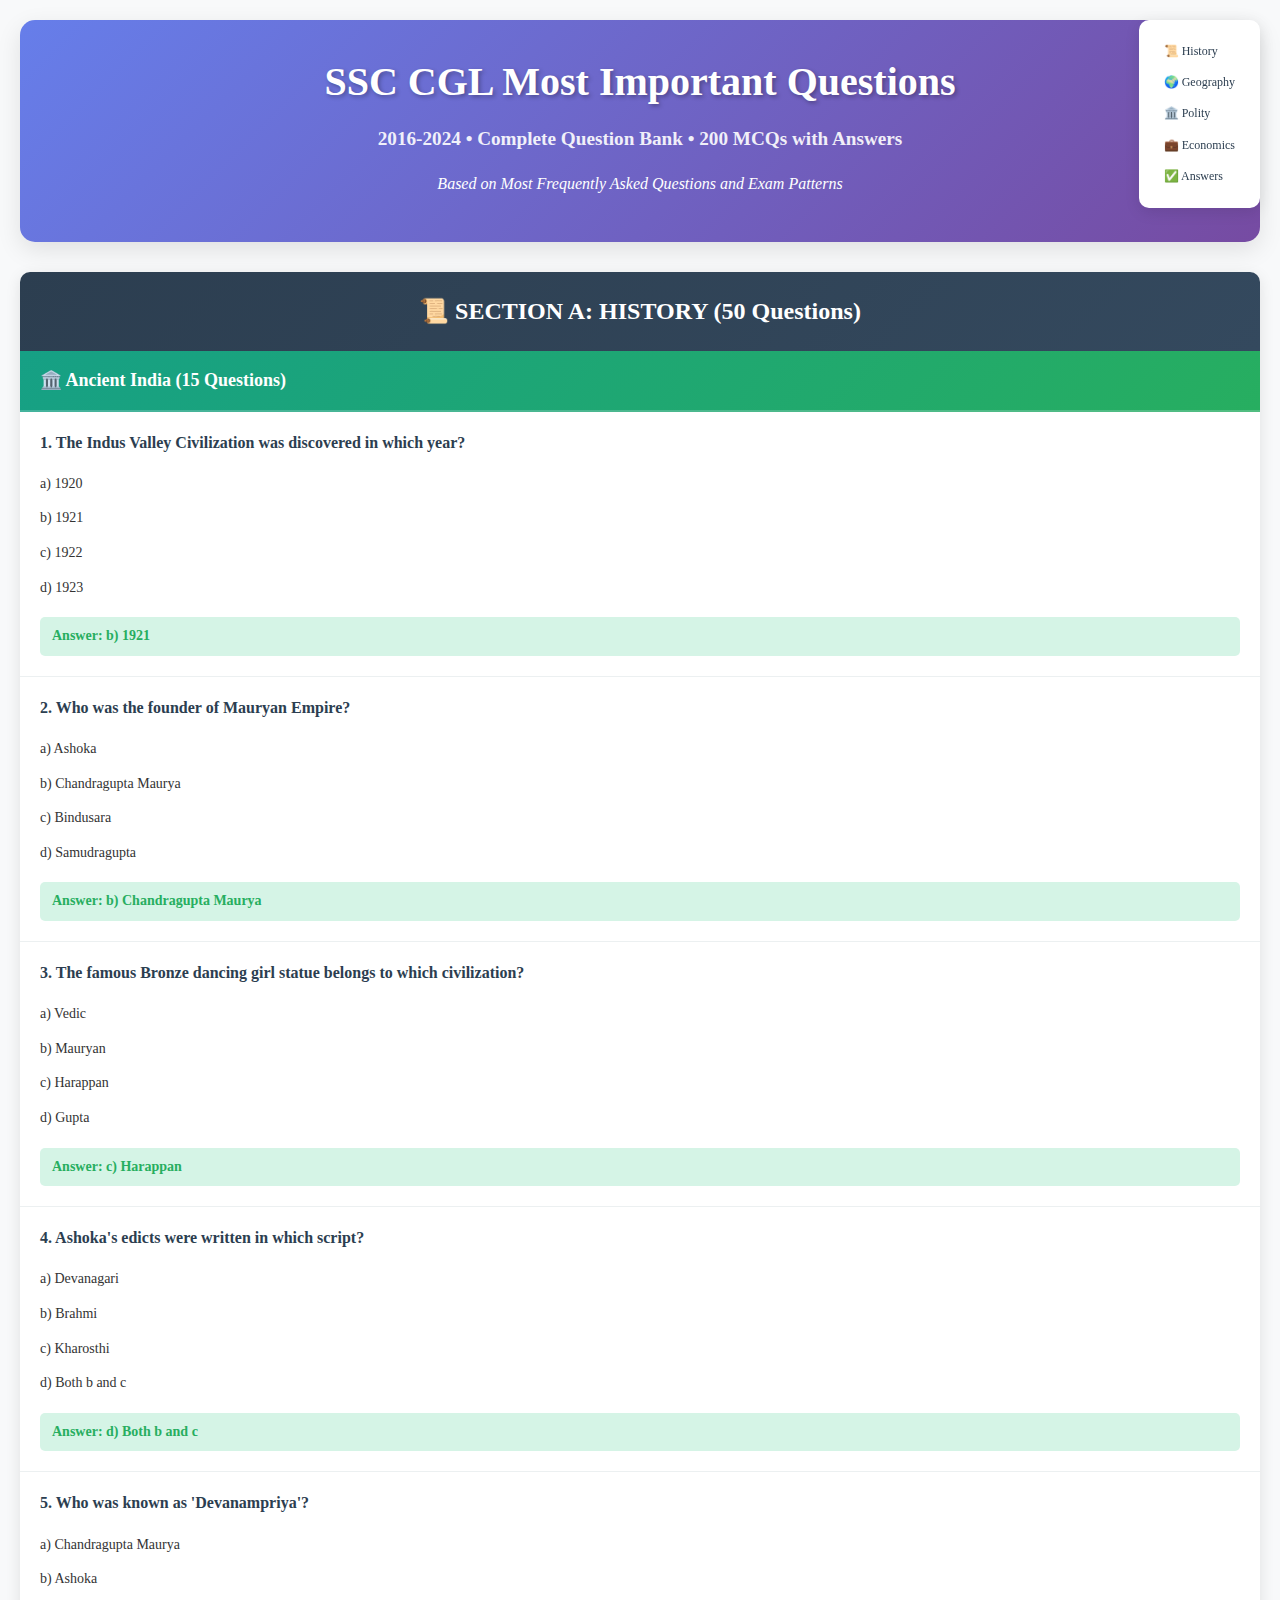
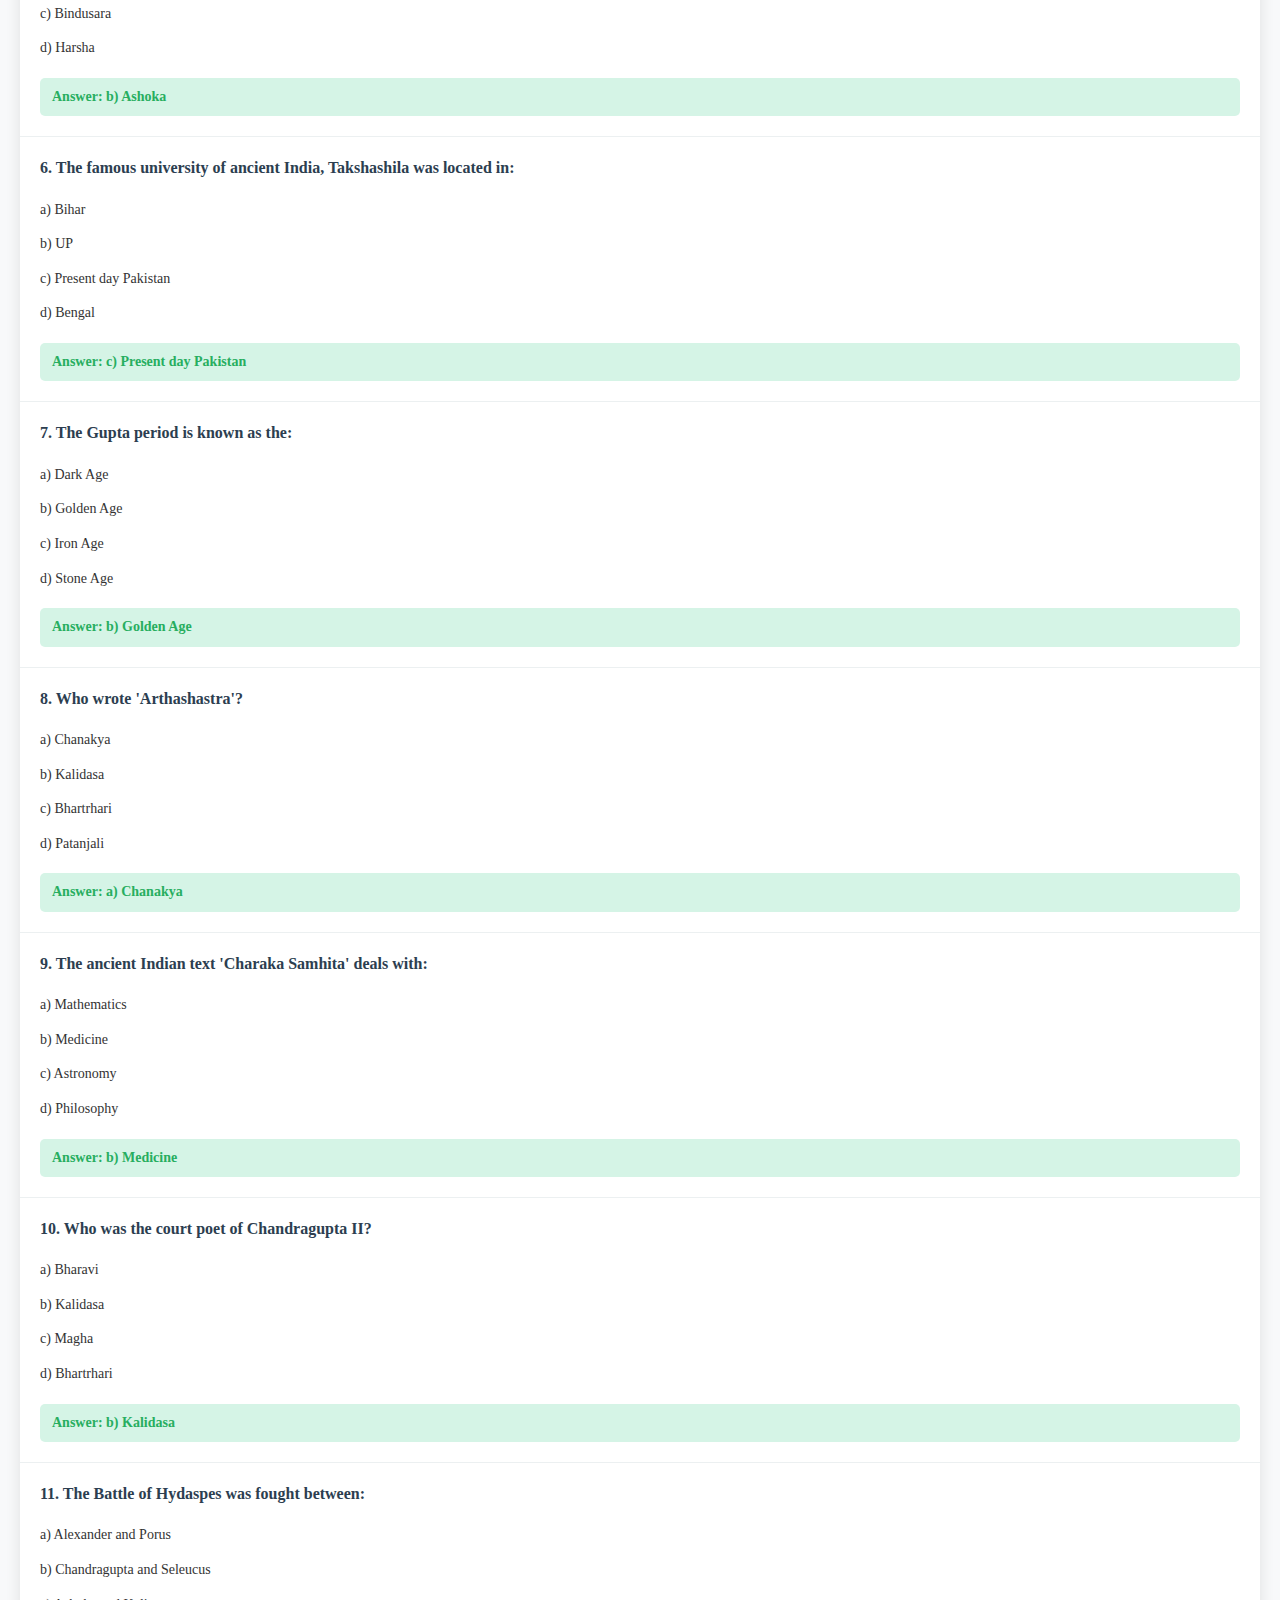
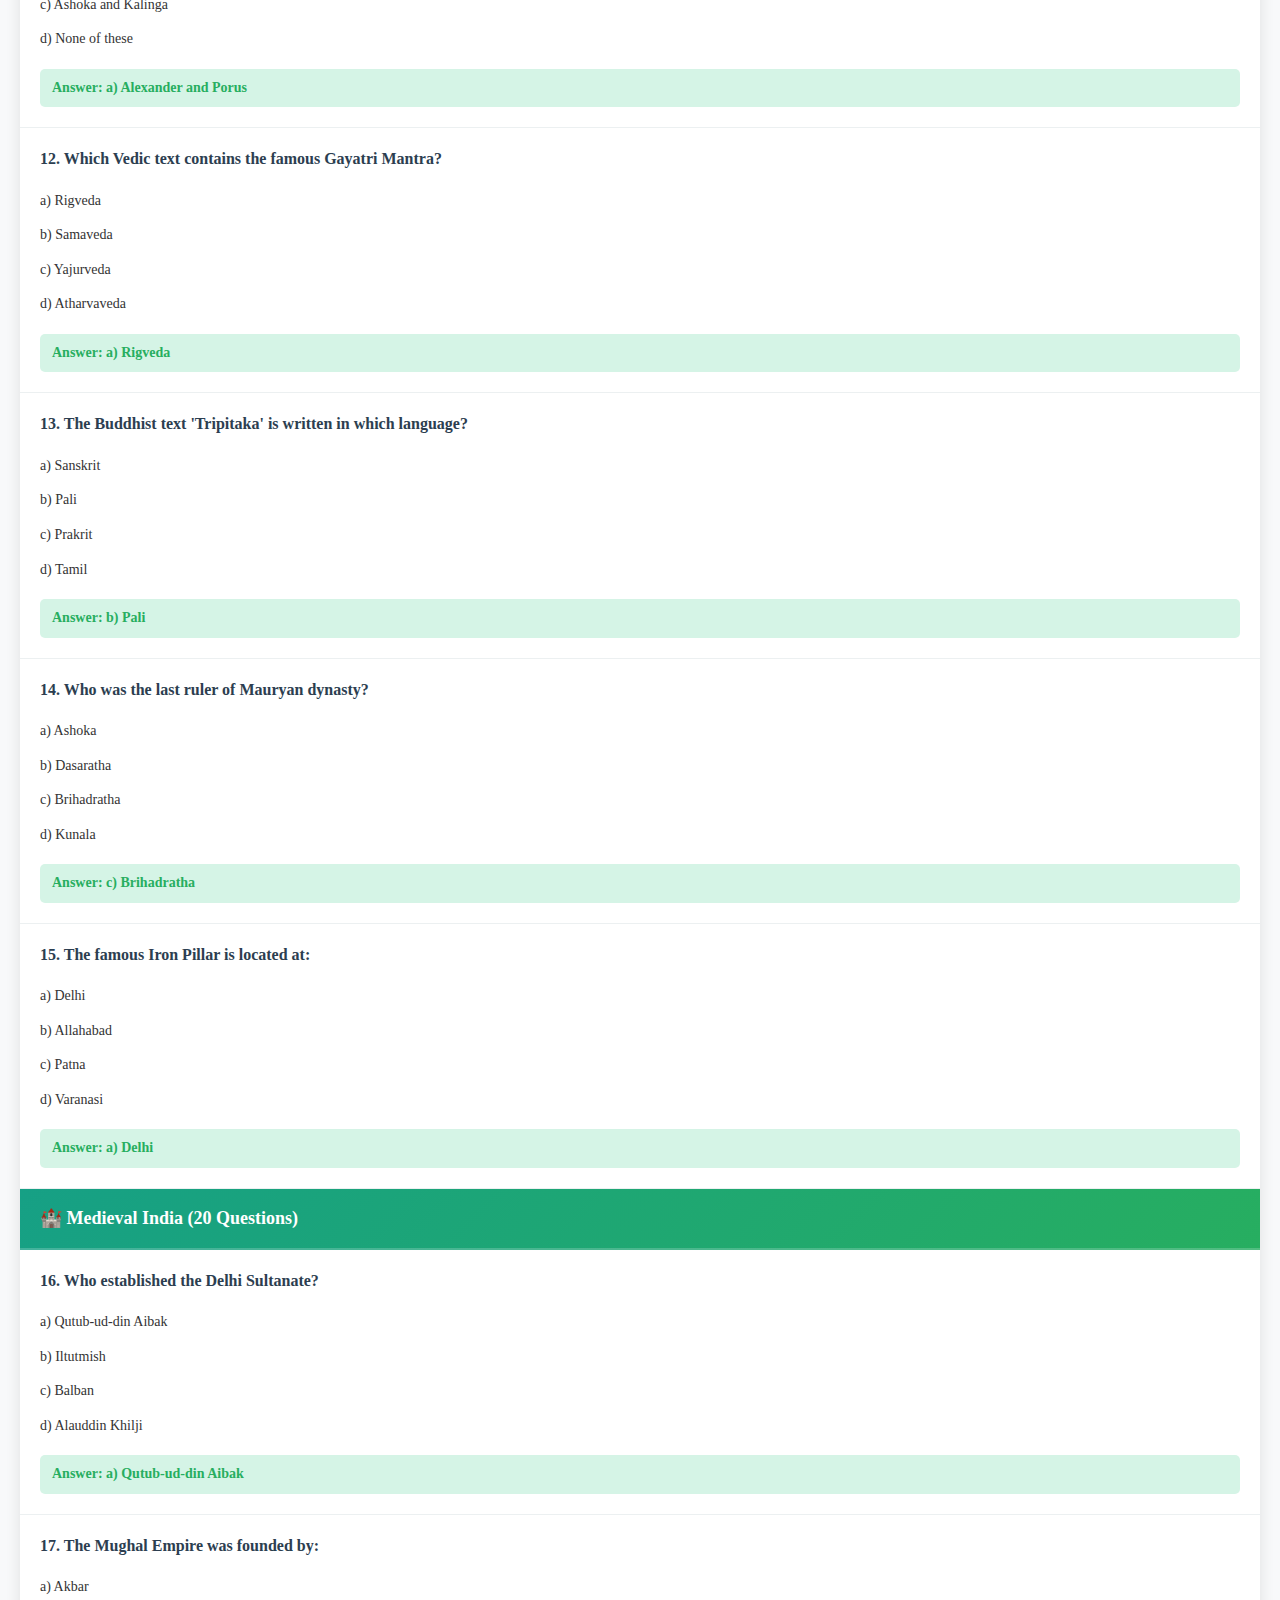
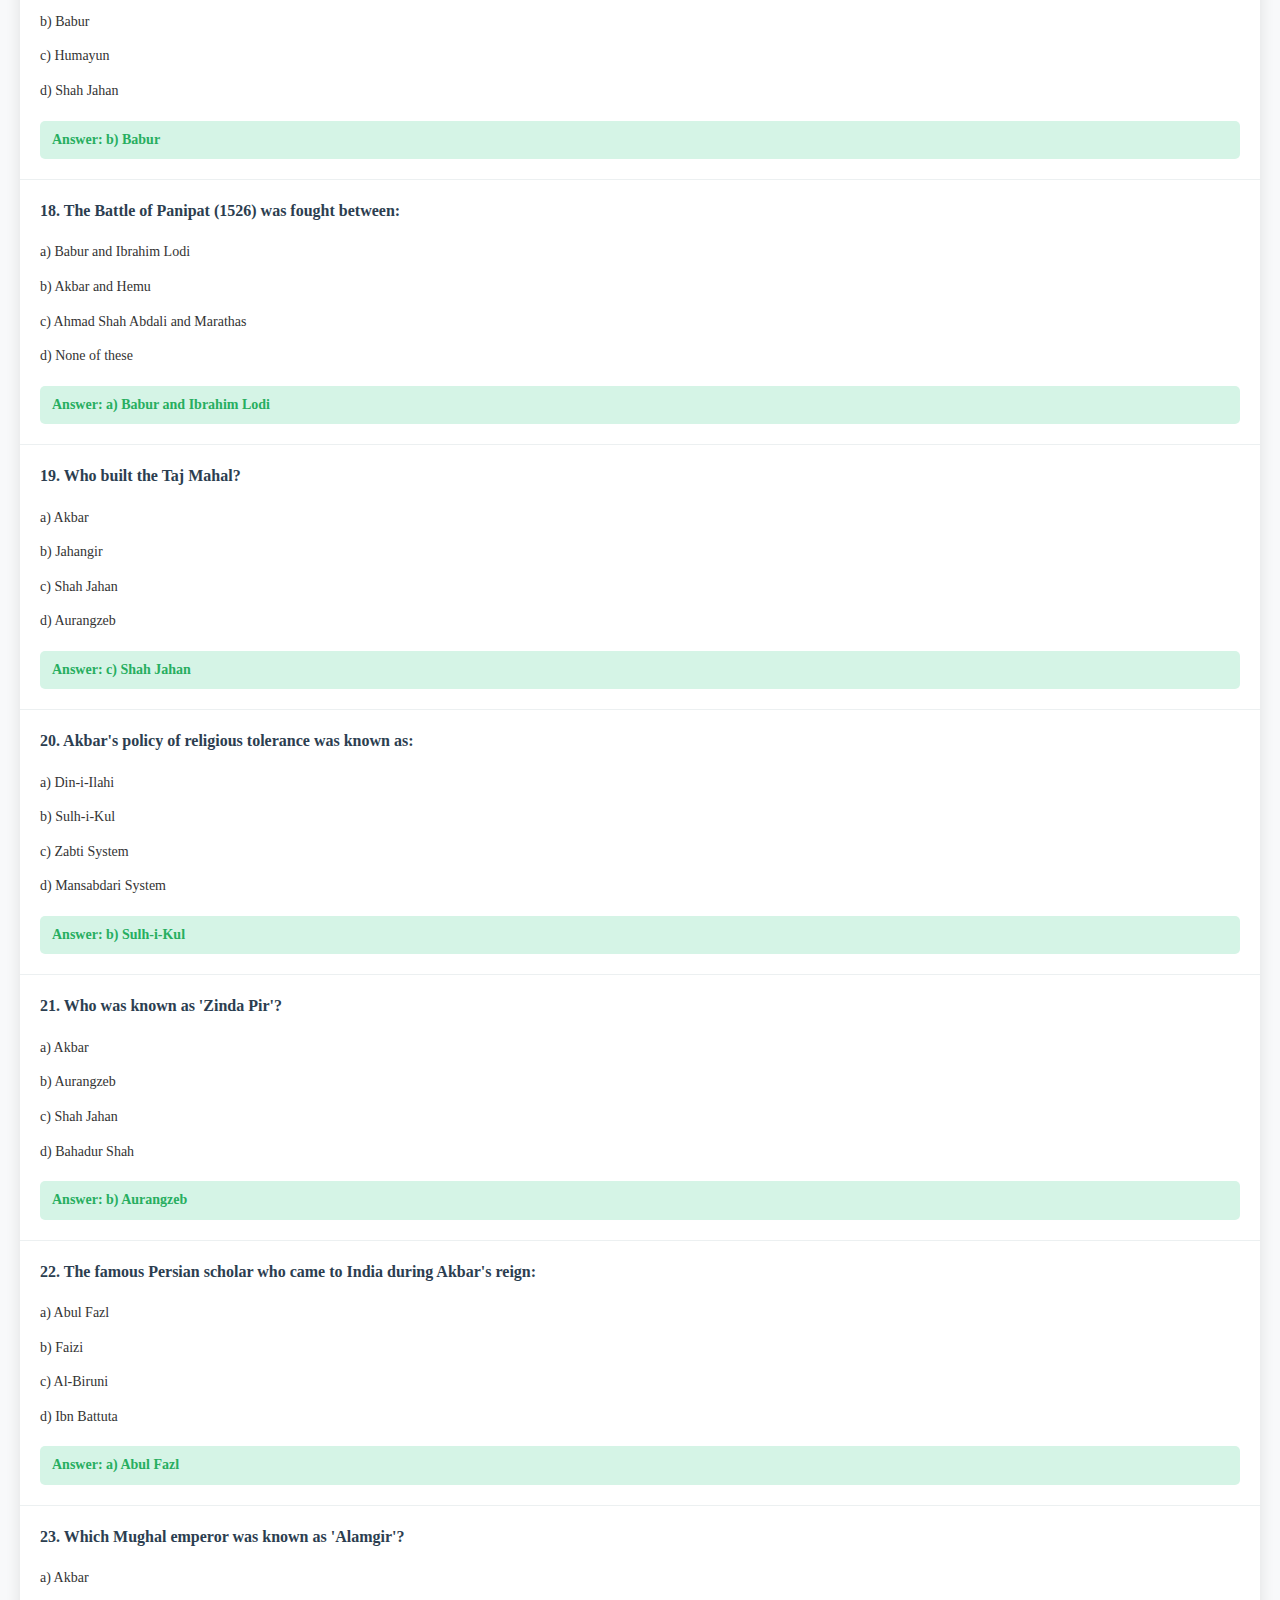
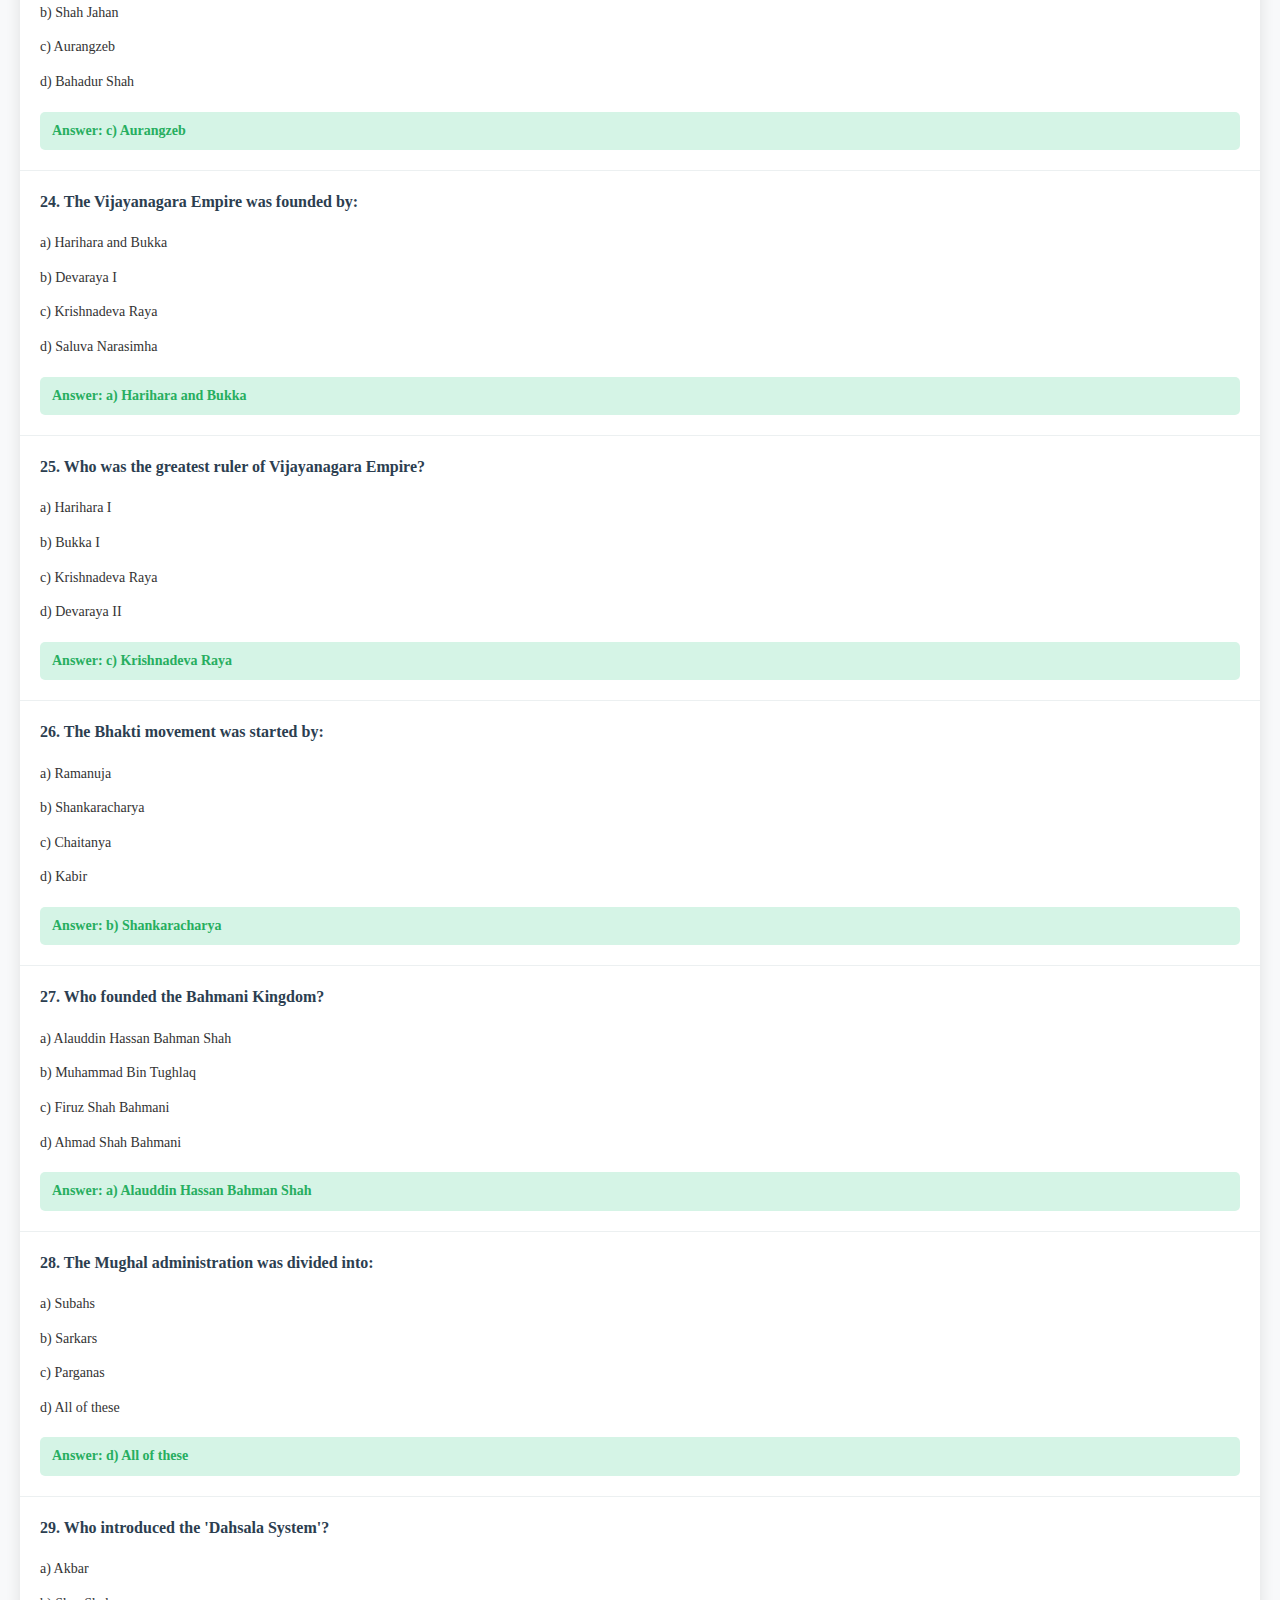
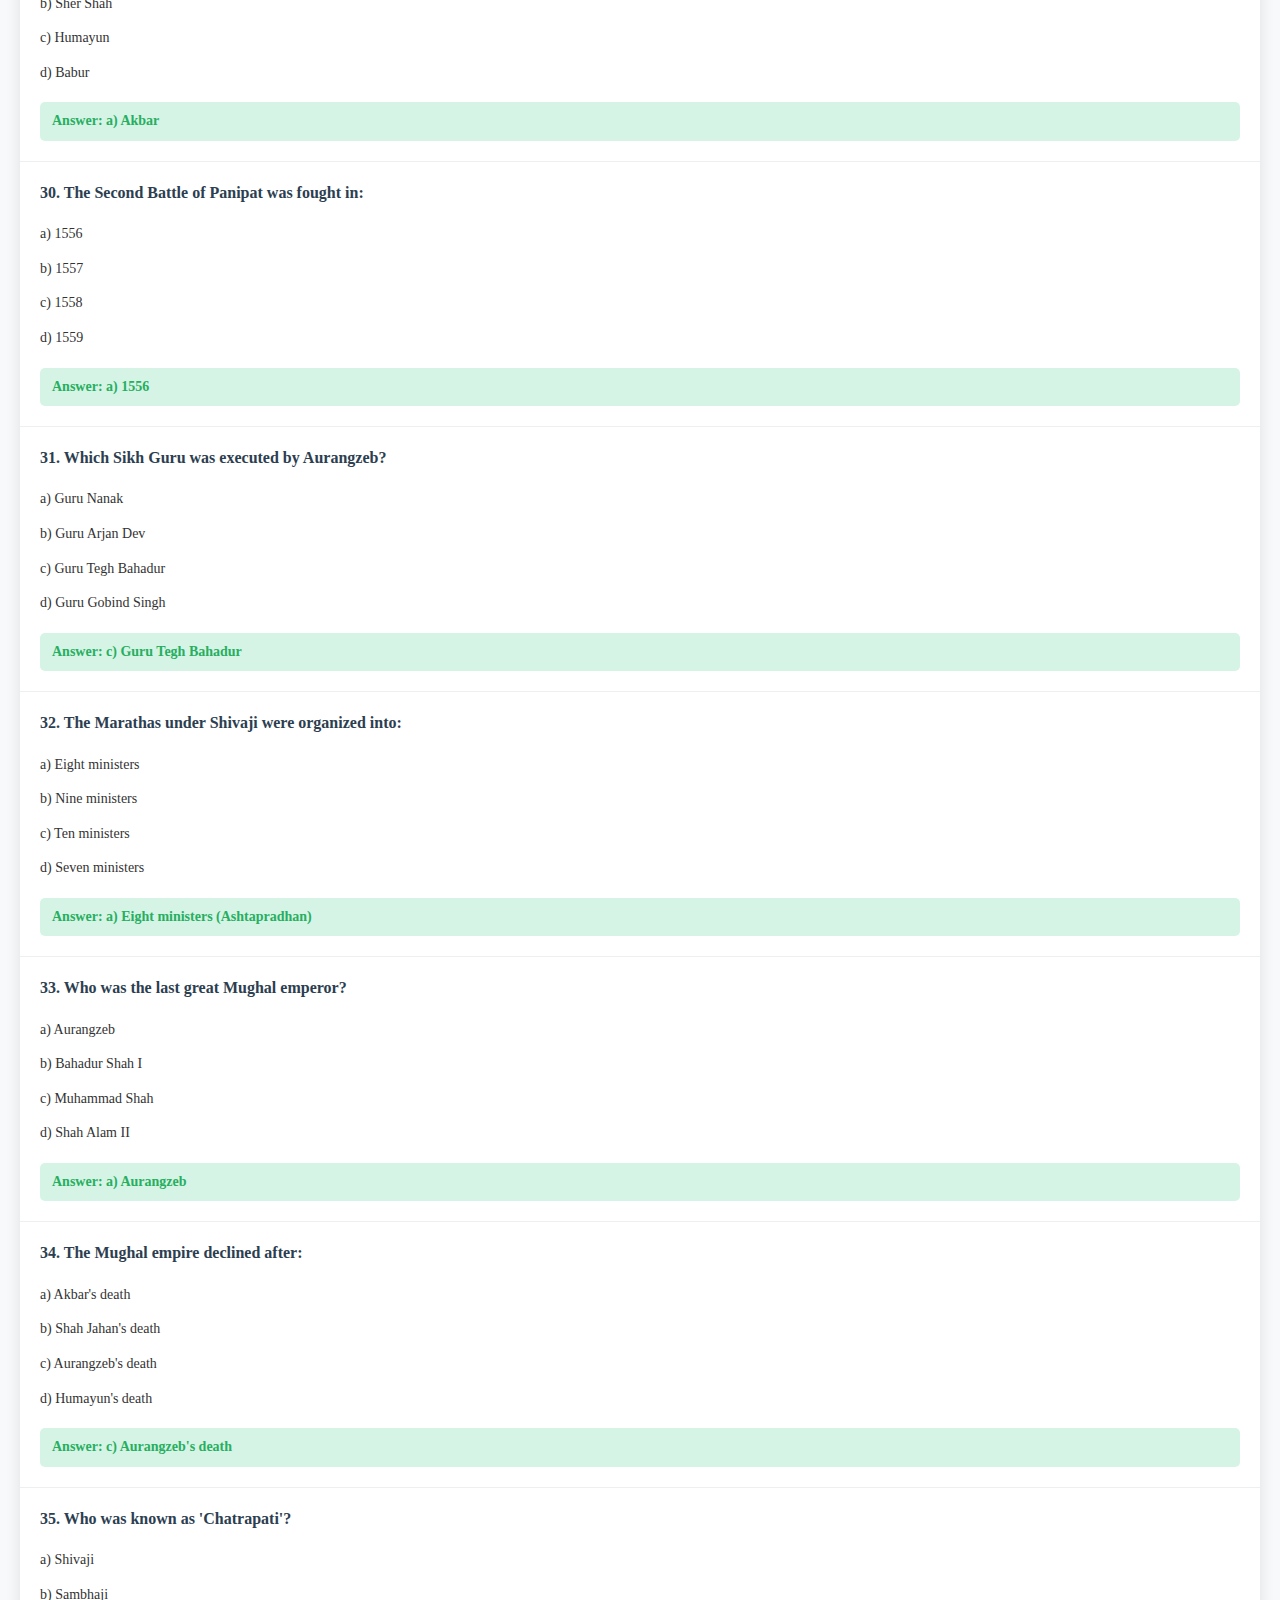
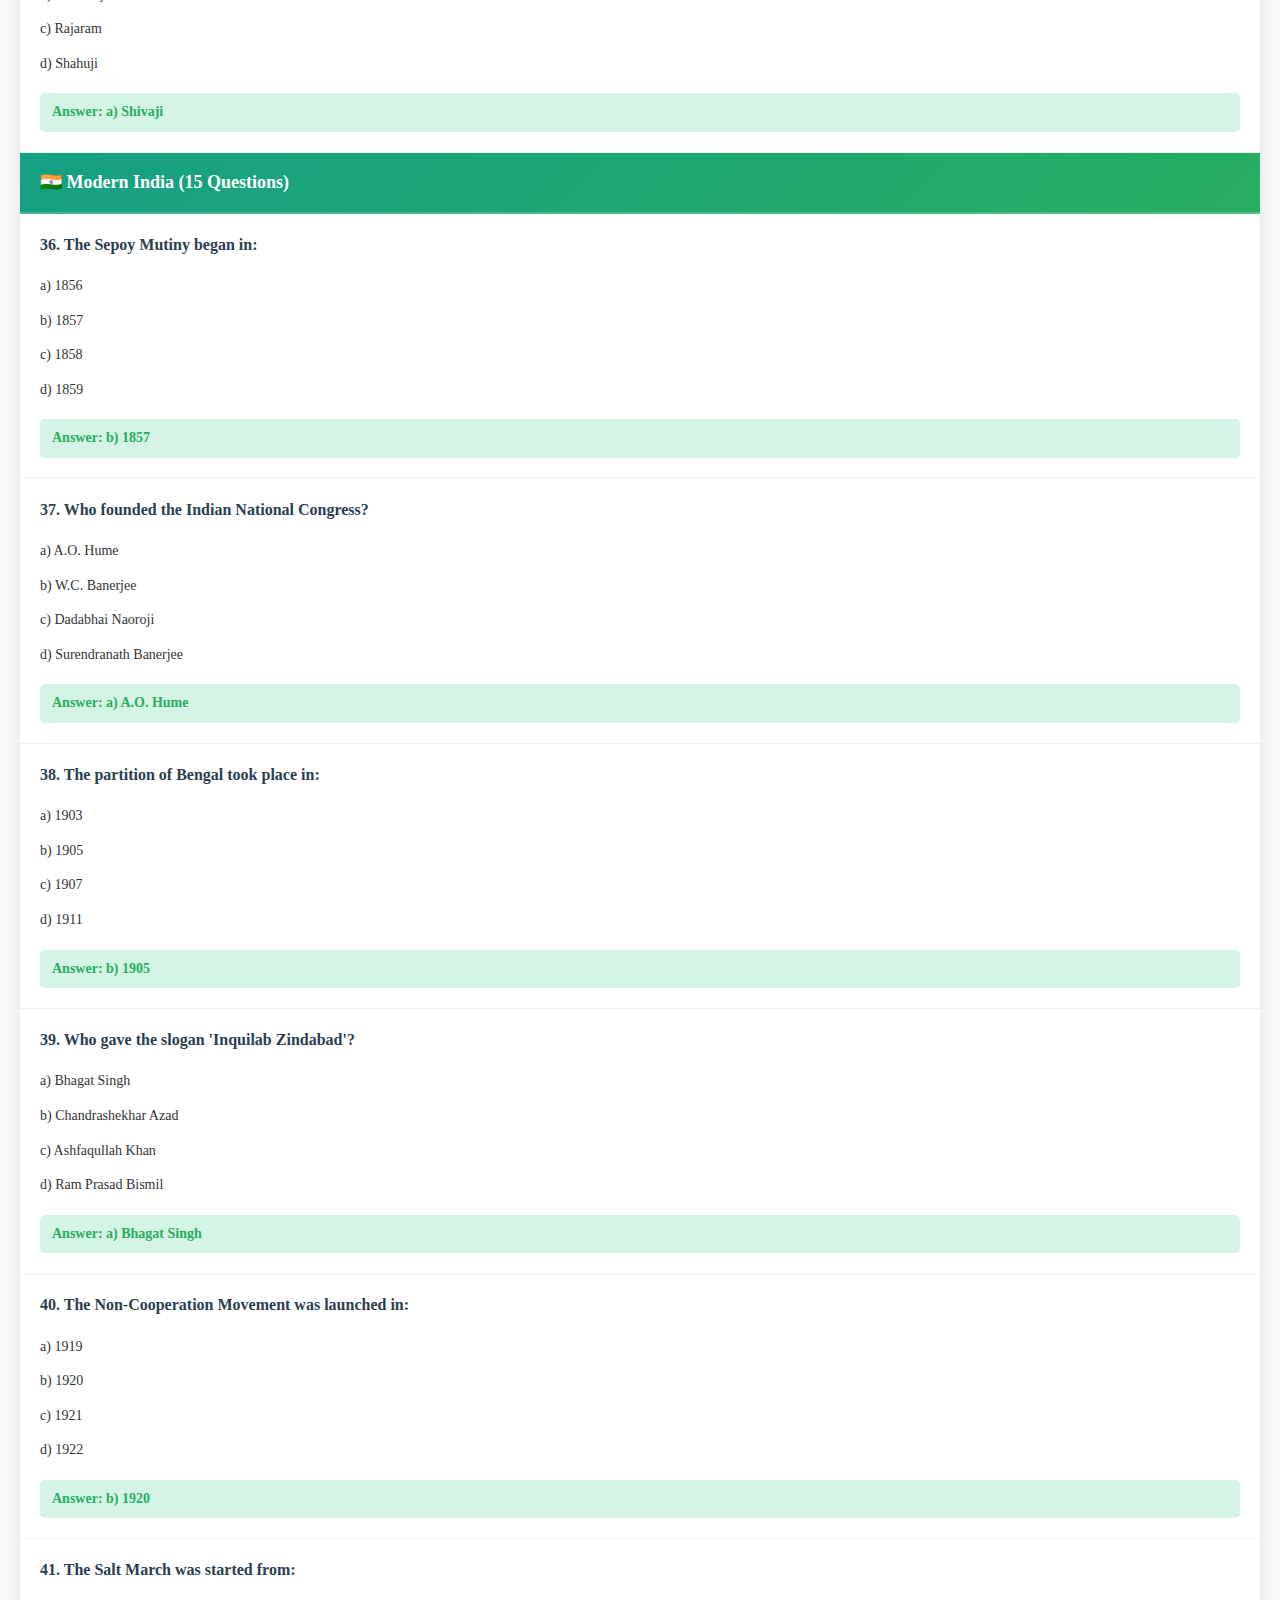
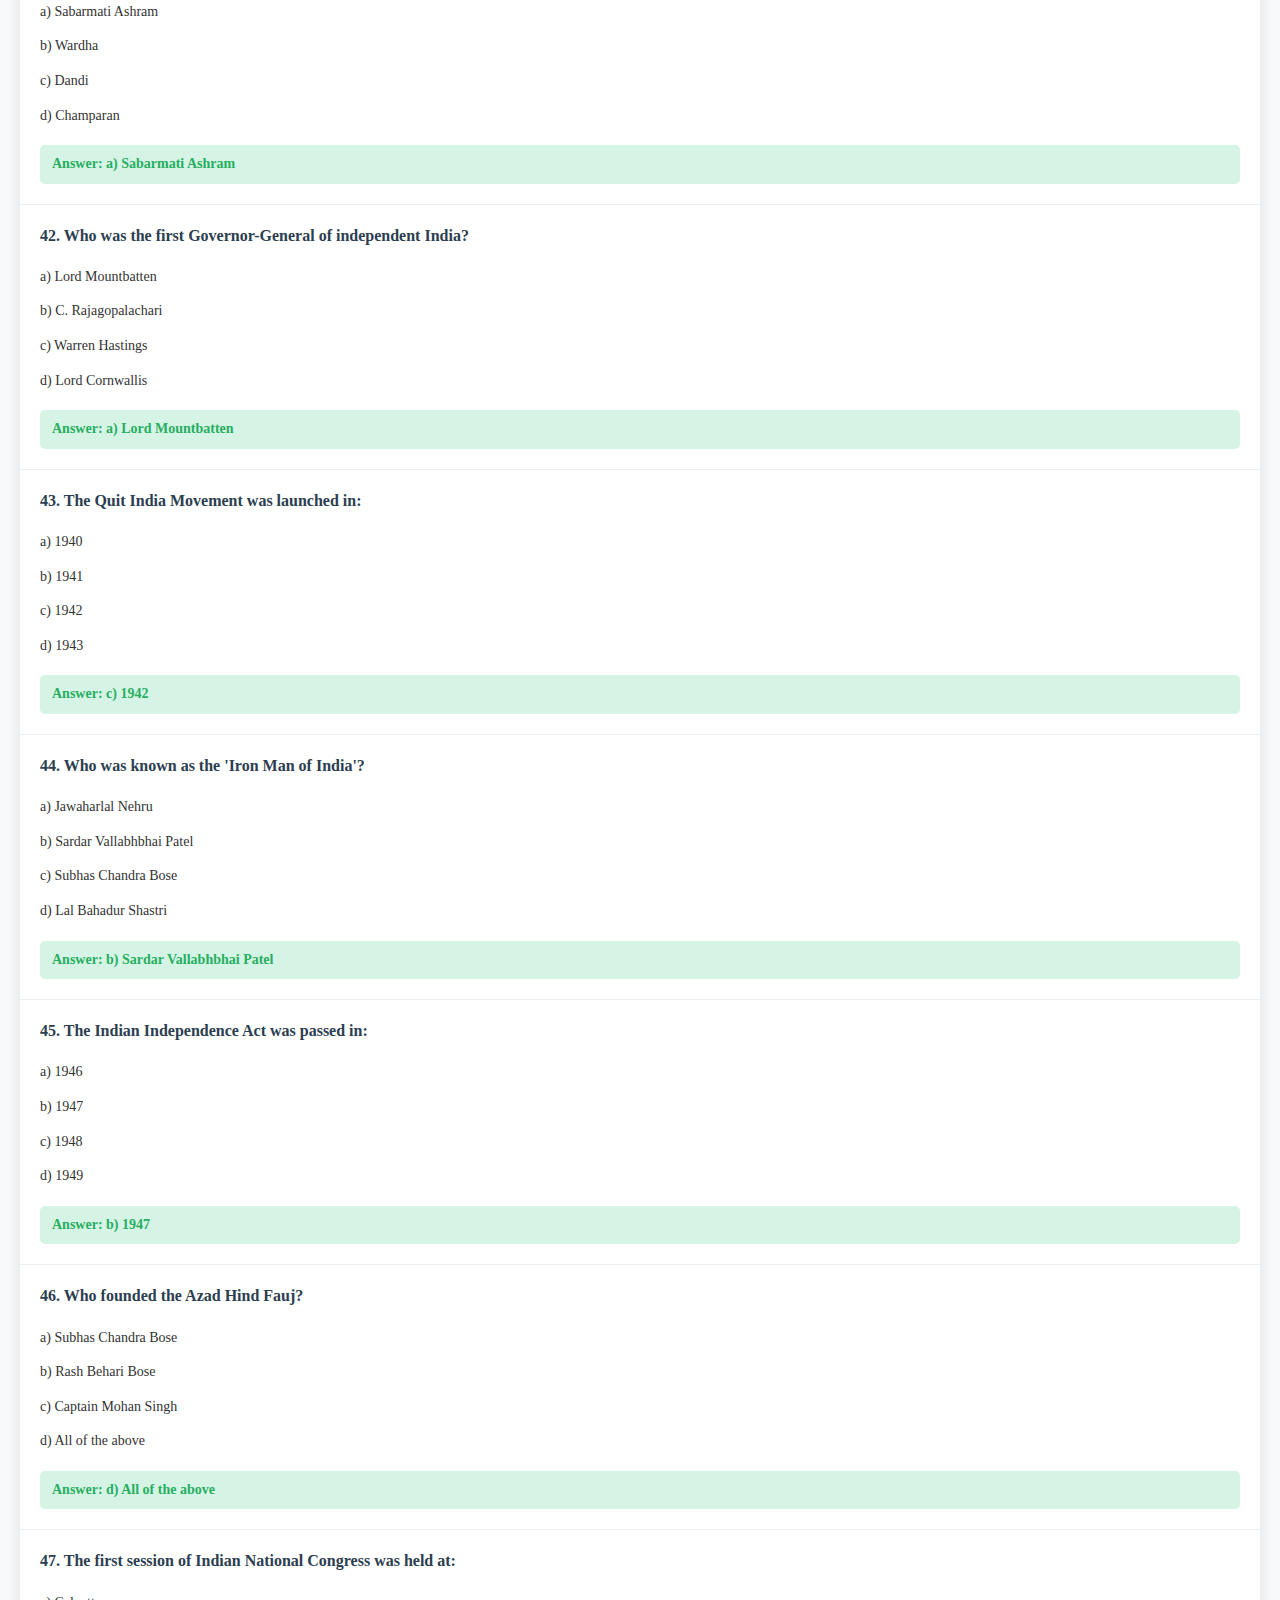
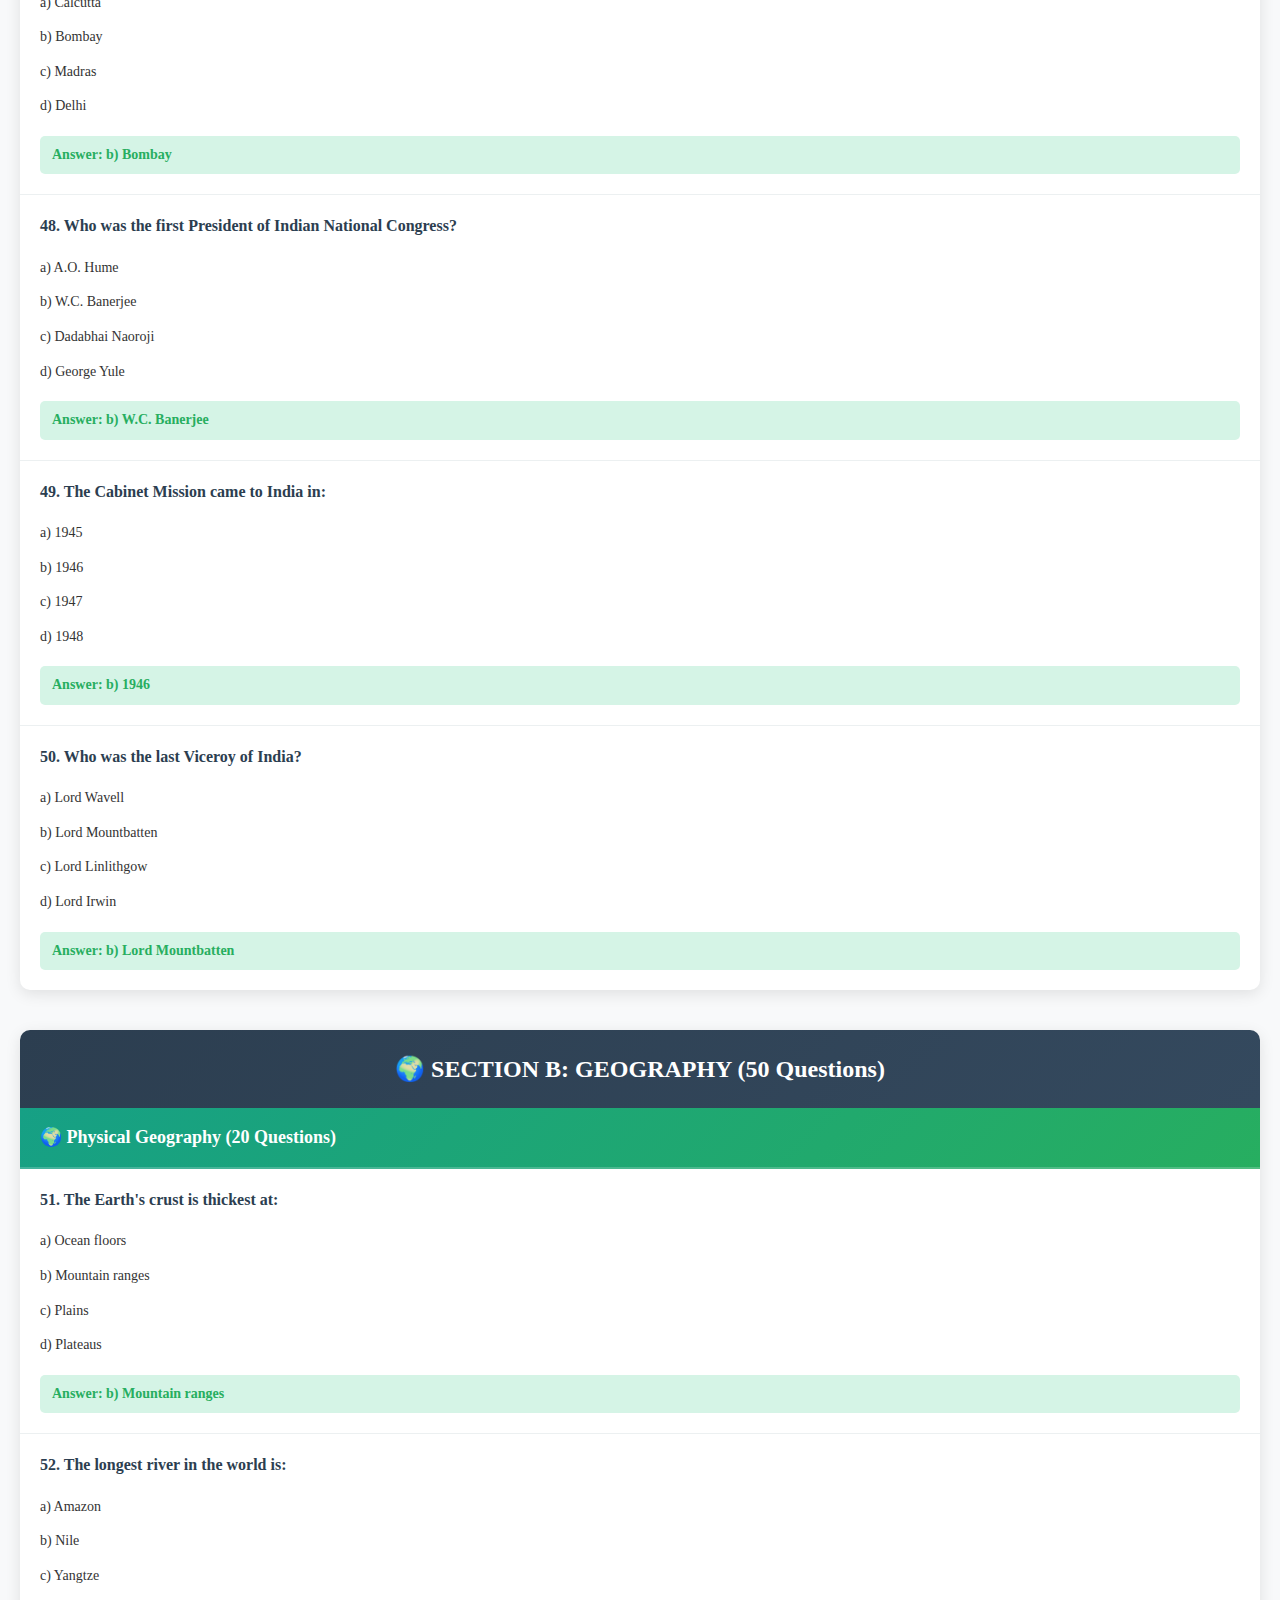
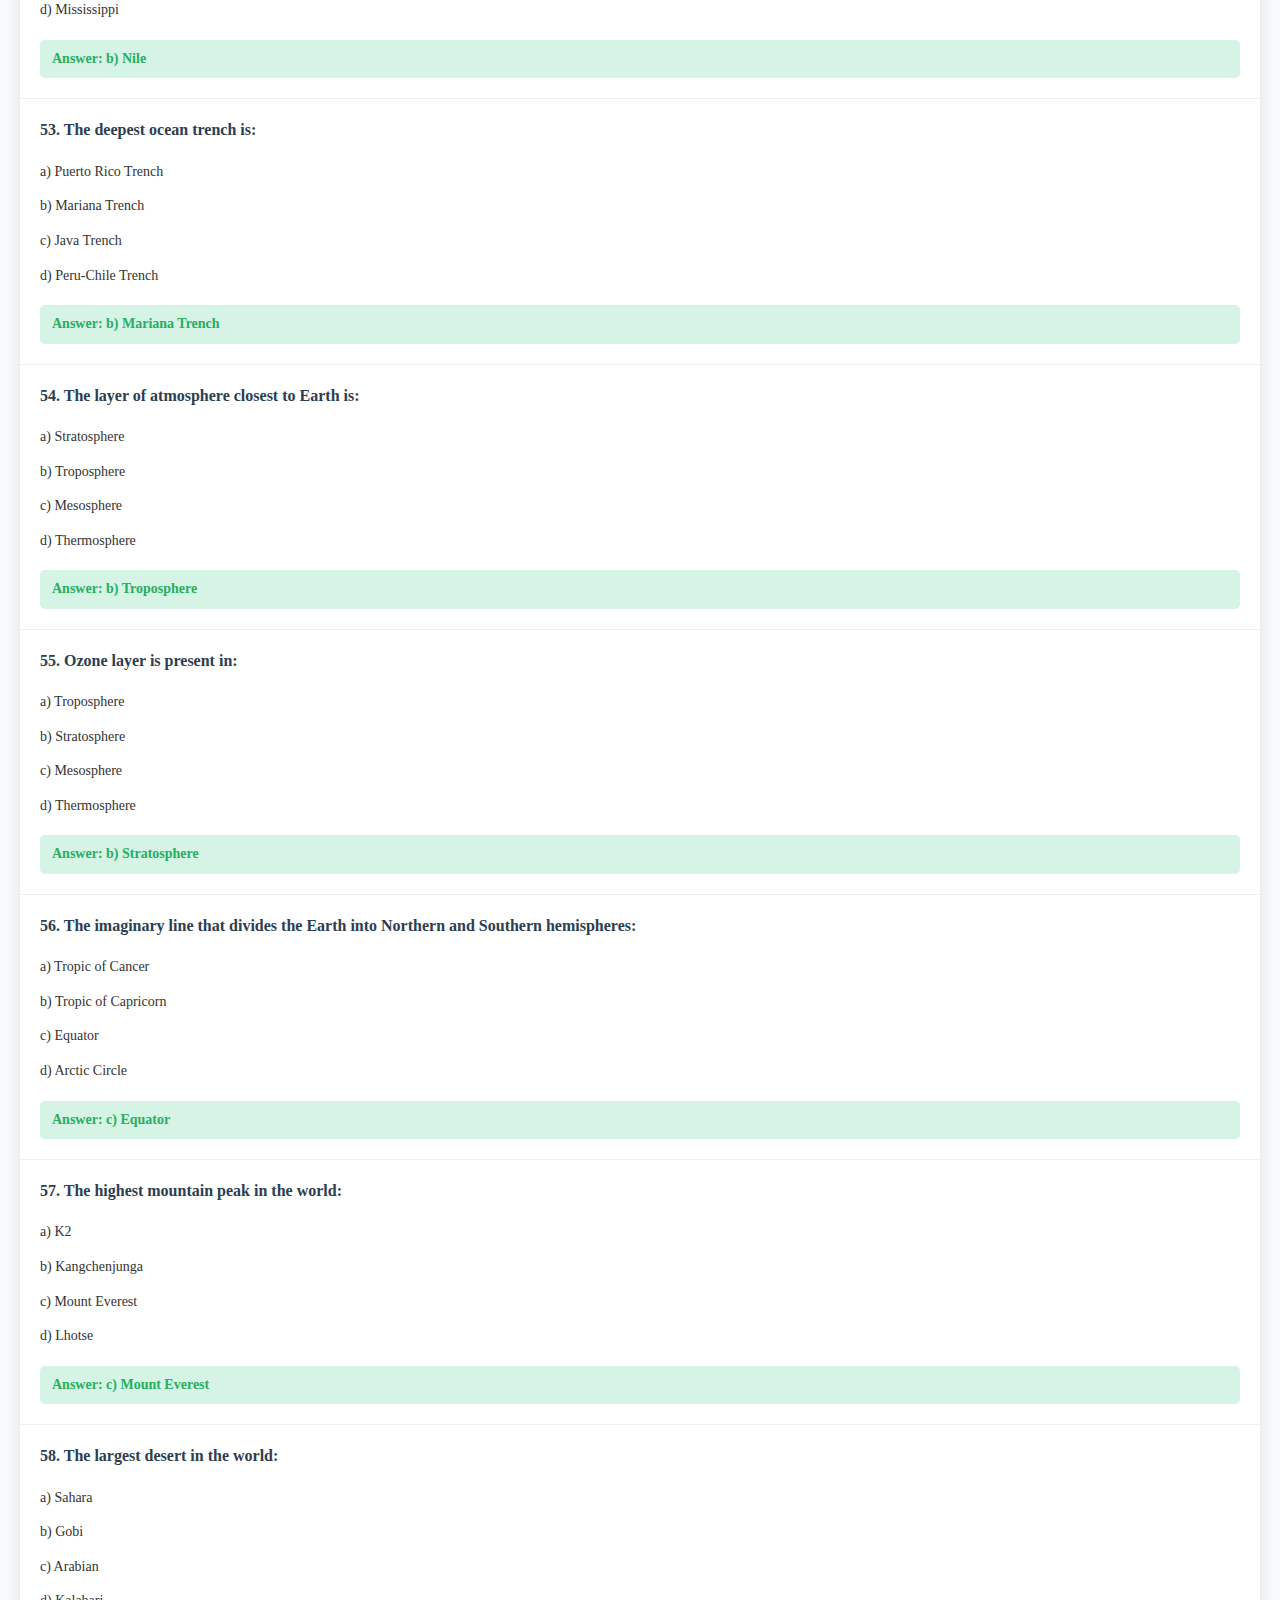
<file: index.html>
<!DOCTYPE html>
<html>
<head>
    <title>SSC CGL Most Important Questions 2016-2024</title>
    <style>
        body {
            font-family: 'Georgia', serif;
            line-height: 1.6;
            margin: 0;
            padding: 20px;
            color: #333;
            background-color: #f8f9fa;
        }
        .header {
            text-align: center;
            background: linear-gradient(135deg, #667eea 0%, #764ba2 100%);
            color: white;
            padding: 30px;
            margin-bottom: 30px;
            border-radius: 15px;
            box-shadow: 0 8px 25px rgba(0,0,0,0.1);
        }
        .header h1 {
            margin: 0;
            font-size: 2.5em;
            text-shadow: 2px 2px 4px rgba(0,0,0,0.3);
        }
        .header h2 {
            margin: 10px 0 0 0;
            font-size: 1.2em;
            opacity: 0.9;
        }
        .section {
            margin-bottom: 40px;
            background: white;
            border-radius: 10px;
            box-shadow: 0 4px 15px rgba(0,0,0,0.1);
            overflow: hidden;
        }
        .section-title {
            background: linear-gradient(135deg, #2c3e50 0%, #34495e 100%);
            color: white;
            padding: 20px;
            font-size: 24px;
            font-weight: bold;
            margin: 0;
            text-align: center;
        }
        .subsection-title {
            background: linear-gradient(135deg, #16a085 0%, #27ae60 100%);
            color: white;
            padding: 15px 20px;
            font-size: 18px;
            font-weight: bold;
            margin: 0;
            border-bottom: 2px solid rgba(255,255,255,0.2);
        }
        .question {
            margin: 0;
            padding: 20px;
            border-bottom: 1px solid #ecf0f1;
            transition: background-color 0.3s ease;
        }
        .question:hover {
            background-color: #f8f9fa;
        }
        .question:last-child {
            border-bottom: none;
        }
        .question-number {
            font-weight: bold;
            color: #2c3e50;
            font-size: 16px;
            margin-bottom: 10px;
            line-height: 1.4;
        }
        .options {
            margin: 15px 0;
            padding-left: 0;
        }
        .option {
            padding: 5px 0;
            margin: 5px 0;
            font-size: 14px;
            line-height: 1.4;
        }
        .answer {
            font-weight: bold;
            color: #27ae60;
            background-color: #d5f4e6;
            padding: 8px 12px;
            border-radius: 5px;
            margin-top: 10px;
            font-size: 14px;
        }
        .answer-key-section {
            background: white;
            border-radius: 10px;
            box-shadow: 0 4px 15px rgba(0,0,0,0.1);
            padding: 0;
            margin-top: 30px;
            overflow: hidden;
        }
        .answer-key-title {
            background: linear-gradient(135deg, #e74c3c 0%, #c0392b 100%);
            color: white;
            padding: 20px;
            font-size: 24px;
            font-weight: bold;
            margin: 0;
            text-align: center;
        }
        .answer-key-content {
            padding: 30px;
            font-size: 14px;
            line-height: 1.8;
        }
        .study-tips {
            background: linear-gradient(135deg, #f39c12 0%, #e67e22 100%);
            color: white;
            padding: 30px;
            border-radius: 10px;
            margin-top: 30px;
            box-shadow: 0 4px 15px rgba(0,0,0,0.1);
        }
        .study-tips h3 {
            margin-top: 0;
            font-size: 22px;
        }
        .navigation {
            position: fixed;
            top: 20px;
            right: 20px;
            background: white;
            padding: 15px;
            border-radius: 10px;
            box-shadow: 0 4px 15px rgba(0,0,0,0.1);
            z-index: 1000;
        }
        .nav-link {
            display: block;
            color: #2c3e50;
            text-decoration: none;
            padding: 5px 10px;
            margin: 2px 0;
            border-radius: 5px;
            font-size: 12px;
            transition: background-color 0.3s;
        }
        .nav-link:hover {
            background-color: #ecf0f1;
        }
        /* Smooth scrolling */
        html {
            scroll-behavior: smooth;
        }
        @media print {
            .navigation { display: none; }
            .section { page-break-inside: avoid; }
        }
        @media (max-width: 768px) {
            .navigation { display: none; }
            body { padding: 10px; }
            .header h1 { font-size: 1.8em; }
            .section-title { font-size: 20px; }
        }
    </style>
</head>
<body>
    <div class="navigation">
        <a href="#history" class="nav-link">📜 History</a>
        <a href="#geography" class="nav-link">🌍 Geography</a>
        <a href="#polity" class="nav-link">🏛️ Polity</a>
        <a href="#economics" class="nav-link">💼 Economics</a>
        <a href="#answer-key" class="nav-link">✅ Answers</a>
    </div>

    <div class="header">
        <h1>SSC CGL Most Important Questions</h1>
        <h2>2016-2024 • Complete Question Bank • 200 MCQs with Answers</h2>
        <p><em>Based on Most Frequently Asked Questions and Exam Patterns</em></p>
    </div>

    <div class="section" id="history">
        <div class="section-title">📜 SECTION A: HISTORY (50 Questions)</div>
        
        <div class="subsection-title">🏛️ Ancient India (15 Questions)</div>
        
        <div class="question">
            <div class="question-number">1. The Indus Valley Civilization was discovered in which year?</div>
            <div class="options">
                <div class="option">a) 1920</div>
                <div class="option">b) 1921</div>
                <div class="option">c) 1922</div>
                <div class="option">d) 1923</div>
            </div>
            <div class="answer">Answer: b) 1921</div>
        </div>

        <div class="question">
            <div class="question-number">2. Who was the founder of Mauryan Empire?</div>
            <div class="options">
                <div class="option">a) Ashoka</div>
                <div class="option">b) Chandragupta Maurya</div>
                <div class="option">c) Bindusara</div>
                <div class="option">d) Samudragupta</div>
            </div>
            <div class="answer">Answer: b) Chandragupta Maurya</div>
        </div>

        <div class="question">
            <div class="question-number">3. The famous Bronze dancing girl statue belongs to which civilization?</div>
            <div class="options">
                <div class="option">a) Vedic</div>
                <div class="option">b) Mauryan</div>
                <div class="option">c) Harappan</div>
                <div class="option">d) Gupta</div>
            </div>
            <div class="answer">Answer: c) Harappan</div>
        </div>

        <div class="question">
            <div class="question-number">4. Ashoka's edicts were written in which script?</div>
            <div class="options">
                <div class="option">a) Devanagari</div>
                <div class="option">b) Brahmi</div>
                <div class="option">c) Kharosthi</div>
                <div class="option">d) Both b and c</div>
            </div>
            <div class="answer">Answer: d) Both b and c</div>
        </div>

        <div class="question">
            <div class="question-number">5. Who was known as 'Devanampriya'?</div>
            <div class="options">
                <div class="option">a) Chandragupta Maurya</div>
                <div class="option">b) Ashoka</div>
                <div class="option">c) Bindusara</div>
                <div class="option">d) Harsha</div>
            </div>
            <div class="answer">Answer: b) Ashoka</div>
        </div>

        <div class="question">
            <div class="question-number">6. The famous university of ancient India, Takshashila was located in:</div>
            <div class="options">
                <div class="option">a) Bihar</div>
                <div class="option">b) UP</div>
                <div class="option">c) Present day Pakistan</div>
                <div class="option">d) Bengal</div>
            </div>
            <div class="answer">Answer: c) Present day Pakistan</div>
        </div>

        <div class="question">
            <div class="question-number">7. The Gupta period is known as the:</div>
            <div class="options">
                <div class="option">a) Dark Age</div>
                <div class="option">b) Golden Age</div>
                <div class="option">c) Iron Age</div>
                <div class="option">d) Stone Age</div>
            </div>
            <div class="answer">Answer: b) Golden Age</div>
        </div>

        <div class="question">
            <div class="question-number">8. Who wrote 'Arthashastra'?</div>
            <div class="options">
                <div class="option">a) Chanakya</div>
                <div class="option">b) Kalidasa</div>
                <div class="option">c) Bhartrhari</div>
                <div class="option">d) Patanjali</div>
            </div>
            <div class="answer">Answer: a) Chanakya</div>
        </div>

        <div class="question">
            <div class="question-number">9. The ancient Indian text 'Charaka Samhita' deals with:</div>
            <div class="options">
                <div class="option">a) Mathematics</div>
                <div class="option">b) Medicine</div>
                <div class="option">c) Astronomy</div>
                <div class="option">d) Philosophy</div>
            </div>
            <div class="answer">Answer: b) Medicine</div>
        </div>

        <div class="question">
            <div class="question-number">10. Who was the court poet of Chandragupta II?</div>
            <div class="options">
                <div class="option">a) Bharavi</div>
                <div class="option">b) Kalidasa</div>
                <div class="option">c) Magha</div>
                <div class="option">d) Bhartrhari</div>
            </div>
            <div class="answer">Answer: b) Kalidasa</div>
        </div>

        <div class="question">
            <div class="question-number">11. The Battle of Hydaspes was fought between:</div>
            <div class="options">
                <div class="option">a) Alexander and Porus</div>
                <div class="option">b) Chandragupta and Seleucus</div>
                <div class="option">c) Ashoka and Kalinga</div>
                <div class="option">d) None of these</div>
            </div>
            <div class="answer">Answer: a) Alexander and Porus</div>
        </div>

        <div class="question">
            <div class="question-number">12. Which Vedic text contains the famous Gayatri Mantra?</div>
            <div class="options">
                <div class="option">a) Rigveda</div>
                <div class="option">b) Samaveda</div>
                <div class="option">c) Yajurveda</div>
                <div class="option">d) Atharvaveda</div>
            </div>
            <div class="answer">Answer: a) Rigveda</div>
        </div>

        <div class="question">
            <div class="question-number">13. The Buddhist text 'Tripitaka' is written in which language?</div>
            <div class="options">
                <div class="option">a) Sanskrit</div>
                <div class="option">b) Pali</div>
                <div class="option">c) Prakrit</div>
                <div class="option">d) Tamil</div>
            </div>
            <div class="answer">Answer: b) Pali</div>
        </div>

        <div class="question">
            <div class="question-number">14. Who was the last ruler of Mauryan dynasty?</div>
            <div class="options">
                <div class="option">a) Ashoka</div>
                <div class="option">b) Dasaratha</div>
                <div class="option">c) Brihadratha</div>
                <div class="option">d) Kunala</div>
            </div>
            <div class="answer">Answer: c) Brihadratha</div>
        </div>

        <div class="question">
            <div class="question-number">15. The famous Iron Pillar is located at:</div>
            <div class="options">
                <div class="option">a) Delhi</div>
                <div class="option">b) Allahabad</div>
                <div class="option">c) Patna</div>
                <div class="option">d) Varanasi</div>
            </div>
            <div class="answer">Answer: a) Delhi</div>
        </div>

        <div class="subsection-title">🏰 Medieval India (20 Questions)</div>

        <div class="question">
            <div class="question-number">16. Who established the Delhi Sultanate?</div>
            <div class="options">
                <div class="option">a) Qutub-ud-din Aibak</div>
                <div class="option">b) Iltutmish</div>
                <div class="option">c) Balban</div>
                <div class="option">d) Alauddin Khilji</div>
            </div>
            <div class="answer">Answer: a) Qutub-ud-din Aibak</div>
        </div>

        <div class="question">
            <div class="question-number">17. The Mughal Empire was founded by:</div>
            <div class="options">
                <div class="option">a) Akbar</div>
                <div class="option">b) Babur</div>
                <div class="option">c) Humayun</div>
                <div class="option">d) Shah Jahan</div>
            </div>
            <div class="answer">Answer: b) Babur</div>
        </div>

        <div class="question">
            <div class="question-number">18. The Battle of Panipat (1526) was fought between:</div>
            <div class="options">
                <div class="option">a) Babur and Ibrahim Lodi</div>
                <div class="option">b) Akbar and Hemu</div>
                <div class="option">c) Ahmad Shah Abdali and Marathas</div>
                <div class="option">d) None of these</div>
            </div>
            <div class="answer">Answer: a) Babur and Ibrahim Lodi</div>
        </div>

        <div class="question">
            <div class="question-number">19. Who built the Taj Mahal?</div>
            <div class="options">
                <div class="option">a) Akbar</div>
                <div class="option">b) Jahangir</div>
                <div class="option">c) Shah Jahan</div>
                <div class="option">d) Aurangzeb</div>
            </div>
            <div class="answer">Answer: c) Shah Jahan</div>
        </div>

        <div class="question">
            <div class="question-number">20. Akbar's policy of religious tolerance was known as:</div>
            <div class="options">
                <div class="option">a) Din-i-Ilahi</div>
                <div class="option">b) Sulh-i-Kul</div>
                <div class="option">c) Zabti System</div>
                <div class="option">d) Mansabdari System</div>
            </div>
            <div class="answer">Answer: b) Sulh-i-Kul</div>
        </div>

        <div class="question">
            <div class="question-number">21. Who was known as 'Zinda Pir'?</div>
            <div class="options">
                <div class="option">a) Akbar</div>
                <div class="option">b) Aurangzeb</div>
                <div class="option">c) Shah Jahan</div>
                <div class="option">d) Bahadur Shah</div>
            </div>
            <div class="answer">Answer: b) Aurangzeb</div>
        </div>

        <div class="question">
            <div class="question-number">22. The famous Persian scholar who came to India during Akbar's reign:</div>
            <div class="options">
                <div class="option">a) Abul Fazl</div>
                <div class="option">b) Faizi</div>
                <div class="option">c) Al-Biruni</div>
                <div class="option">d) Ibn Battuta</div>
            </div>
            <div class="answer">Answer: a) Abul Fazl</div>
        </div>

        <div class="question">
            <div class="question-number">23. Which Mughal emperor was known as 'Alamgir'?</div>
            <div class="options">
                <div class="option">a) Akbar</div>
                <div class="option">b) Shah Jahan</div>
                <div class="option">c) Aurangzeb</div>
                <div class="option">d) Bahadur Shah</div>
            </div>
            <div class="answer">Answer: c) Aurangzeb</div>
        </div>

        <div class="question">
            <div class="question-number">24. The Vijayanagara Empire was founded by:</div>
            <div class="options">
                <div class="option">a) Harihara and Bukka</div>
                <div class="option">b) Devaraya I</div>
                <div class="option">c) Krishnadeva Raya</div>
                <div class="option">d) Saluva Narasimha</div>
            </div>
            <div class="answer">Answer: a) Harihara and Bukka</div>
        </div>

        <div class="question">
            <div class="question-number">25. Who was the greatest ruler of Vijayanagara Empire?</div>
            <div class="options">
                <div class="option">a) Harihara I</div>
                <div class="option">b) Bukka I</div>
                <div class="option">c) Krishnadeva Raya</div>
                <div class="option">d) Devaraya II</div>
            </div>
            <div class="answer">Answer: c) Krishnadeva Raya</div>
        </div>

        <div class="question">
            <div class="question-number">26. The Bhakti movement was started by:</div>
            <div class="options">
                <div class="option">a) Ramanuja</div>
                <div class="option">b) Shankaracharya</div>
                <div class="option">c) Chaitanya</div>
                <div class="option">d) Kabir</div>
            </div>
            <div class="answer">Answer: b) Shankaracharya</div>
        </div>

        <div class="question">
            <div class="question-number">27. Who founded the Bahmani Kingdom?</div>
            <div class="options">
                <div class="option">a) Alauddin Hassan Bahman Shah</div>
                <div class="option">b) Muhammad Bin Tughlaq</div>
                <div class="option">c) Firuz Shah Bahmani</div>
                <div class="option">d) Ahmad Shah Bahmani</div>
            </div>
            <div class="answer">Answer: a) Alauddin Hassan Bahman Shah</div>
        </div>

        <div class="question">
            <div class="question-number">28. The Mughal administration was divided into:</div>
            <div class="options">
                <div class="option">a) Subahs</div>
                <div class="option">b) Sarkars</div>
                <div class="option">c) Parganas</div>
                <div class="option">d) All of these</div>
            </div>
            <div class="answer">Answer: d) All of these</div>
        </div>

        <div class="question">
            <div class="question-number">29. Who introduced the 'Dahsala System'?</div>
            <div class="options">
                <div class="option">a) Akbar</div>
                <div class="option">b) Sher Shah</div>
                <div class="option">c) Humayun</div>
                <div class="option">d) Babur</div>
            </div>
            <div class="answer">Answer: a) Akbar</div>
        </div>

        <div class="question">
            <div class="question-number">30. The Second Battle of Panipat was fought in:</div>
            <div class="options">
                <div class="option">a) 1556</div>
                <div class="option">b) 1557</div>
                <div class="option">c) 1558</div>
                <div class="option">d) 1559</div>
            </div>
            <div class="answer">Answer: a) 1556</div>
        </div>

        <div class="question">
            <div class="question-number">31. Which Sikh Guru was executed by Aurangzeb?</div>
            <div class="options">
                <div class="option">a) Guru Nanak</div>
                <div class="option">b) Guru Arjan Dev</div>
                <div class="option">c) Guru Tegh Bahadur</div>
                <div class="option">d) Guru Gobind Singh</div>
            </div>
            <div class="answer">Answer: c) Guru Tegh Bahadur</div>
        </div>

        <div class="question">
            <div class="question-number">32. The Marathas under Shivaji were organized into:</div>
            <div class="options">
                <div class="option">a) Eight ministers</div>
                <div class="option">b) Nine ministers</div>
                <div class="option">c) Ten ministers</div>
                <div class="option">d) Seven ministers</div>
            </div>
            <div class="answer">Answer: a) Eight ministers (Ashtapradhan)</div>
        </div>

        <div class="question">
            <div class="question-number">33. Who was the last great Mughal emperor?</div>
            <div class="options">
                <div class="option">a) Aurangzeb</div>
                <div class="option">b) Bahadur Shah I</div>
                <div class="option">c) Muhammad Shah</div>
                <div class="option">d) Shah Alam II</div>
            </div>
            <div class="answer">Answer: a) Aurangzeb</div>
        </div>

        <div class="question">
            <div class="question-number">34. The Mughal empire declined after:</div>
            <div class="options">
                <div class="option">a) Akbar's death</div>
                <div class="option">b) Shah Jahan's death</div>
                <div class="option">c) Aurangzeb's death</div>
                <div class="option">d) Humayun's death</div>
            </div>
            <div class="answer">Answer: c) Aurangzeb's death</div>
        </div>

        <div class="question">
            <div class="question-number">35. Who was known as 'Chatrapati'?</div>
            <div class="options">
                <div class="option">a) Shivaji</div>
                <div class="option">b) Sambhaji</div>
                <div class="option">c) Rajaram</div>
                <div class="option">d) Shahuji</div>
            </div>
            <div class="answer">Answer: a) Shivaji</div>
        </div>

        <div class="subsection-title">🇮🇳 Modern India (15 Questions)</div>

        <div class="question">
            <div class="question-number">36. The Sepoy Mutiny began in:</div>
            <div class="options">
                <div class="option">a) 1856</div>
                <div class="option">b) 1857</div>
                <div class="option">c) 1858</div>
                <div class="option">d) 1859</div>
            </div>
            <div class="answer">Answer: b) 1857</div>
        </div>

        <div class="question">
            <div class="question-number">37. Who founded the Indian National Congress?</div>
            <div class="options">
                <div class="option">a) A.O. Hume</div>
                <div class="option">b) W.C. Banerjee</div>
                <div class="option">c) Dadabhai Naoroji</div>
                <div class="option">d) Surendranath Banerjee</div>
            </div>
            <div class="answer">Answer: a) A.O. Hume</div>
        </div>

        <div class="question">
            <div class="question-number">38. The partition of Bengal took place in:</div>
            <div class="options">
                <div class="option">a) 1903</div>
                <div class="option">b) 1905</div>
                <div class="option">c) 1907</div>
                <div class="option">d) 1911</div>
            </div>
            <div class="answer">Answer: b) 1905</div>
        </div>

        <div class="question">
            <div class="question-number">39. Who gave the slogan 'Inquilab Zindabad'?</div>
            <div class="options">
                <div class="option">a) Bhagat Singh</div>
                <div class="option">b) Chandrashekhar Azad</div>
                <div class="option">c) Ashfaqullah Khan</div>
                <div class="option">d) Ram Prasad Bismil</div>
            </div>
            <div class="answer">Answer: a) Bhagat Singh</div>
        </div>

        <div class="question">
            <div class="question-number">40. The Non-Cooperation Movement was launched in:</div>
            <div class="options">
                <div class="option">a) 1919</div>
                <div class="option">b) 1920</div>
                <div class="option">c) 1921</div>
                <div class="option">d) 1922</div>
            </div>
            <div class="answer">Answer: b) 1920</div>
        </div>

        <div class="question">
            <div class="question-number">41. The Salt March was started from:</div>
            <div class="options">
                <div class="option">a) Sabarmati Ashram</div>
                <div class="option">b) Wardha</div>
                <div class="option">c) Dandi</div>
                <div class="option">d) Champaran</div>
            </div>
            <div class="answer">Answer: a) Sabarmati Ashram</div>
        </div>

        <div class="question">
            <div class="question-number">42. Who was the first Governor-General of independent India?</div>
            <div class="options">
                <div class="option">a) Lord Mountbatten</div>
                <div class="option">b) C. Rajagopalachari</div>
                <div class="option">c) Warren Hastings</div>
                <div class="option">d) Lord Cornwallis</div>
            </div>
            <div class="answer">Answer: a) Lord Mountbatten</div>
        </div>

        <div class="question">
            <div class="question-number">43. The Quit India Movement was launched in:</div>
            <div class="options">
                <div class="option">a) 1940</div>
                <div class="option">b) 1941</div>
                <div class="option">c) 1942</div>
                <div class="option">d) 1943</div>
            </div>
            <div class="answer">Answer: c) 1942</div>
        </div>

        <div class="question">
            <div class="question-number">44. Who was known as the 'Iron Man of India'?</div>
            <div class="options">
                <div class="option">a) Jawaharlal Nehru</div>
                <div class="option">b) Sardar Vallabhbhai Patel</div>
                <div class="option">c) Subhas Chandra Bose</div>
                <div class="option">d) Lal Bahadur Shastri</div>
            </div>
            <div class="answer">Answer: b) Sardar Vallabhbhai Patel</div>
        </div>

        <div class="question">
            <div class="question-number">45. The Indian Independence Act was passed in:</div>
            <div class="options">
                <div class="option">a) 1946</div>
                <div class="option">b) 1947</div>
                <div class="option">c) 1948</div>
                <div class="option">d) 1949</div>
            </div>
            <div class="answer">Answer: b) 1947</div>
        </div>

        <div class="question">
            <div class="question-number">46. Who founded the Azad Hind Fauj?</div>
            <div class="options">
                <div class="option">a) Subhas Chandra Bose</div>
                <div class="option">b) Rash Behari Bose</div>
                <div class="option">c) Captain Mohan Singh</div>
                <div class="option">d) All of the above</div>
            </div>
            <div class="answer">Answer: d) All of the above</div>
        </div>

        <div class="question">
            <div class="question-number">47. The first session of Indian National Congress was held at:</div>
            <div class="options">
                <div class="option">a) Calcutta</div>
                <div class="option">b) Bombay</div>
                <div class="option">c) Madras</div>
                <div class="option">d) Delhi</div>
            </div>
            <div class="answer">Answer: b) Bombay</div>
        </div>

        <div class="question">
            <div class="question-number">48. Who was the first President of Indian National Congress?</div>
            <div class="options">
                <div class="option">a) A.O. Hume</div>
                <div class="option">b) W.C. Banerjee</div>
                <div class="option">c) Dadabhai Naoroji</div>
                <div class="option">d) George Yule</div>
            </div>
            <div class="answer">Answer: b) W.C. Banerjee</div>
        </div>

        <div class="question">
            <div class="question-number">49. The Cabinet Mission came to India in:</div>
            <div class="options">
                <div class="option">a) 1945</div>
                <div class="option">b) 1946</div>
                <div class="option">c) 1947</div>
                <div class="option">d) 1948</div>
            </div>
            <div class="answer">Answer: b) 1946</div>
        </div>

        <div class="question">
            <div class="question-number">50. Who was the last Viceroy of India?</div>
            <div class="options">
                <div class="option">a) Lord Wavell</div>
                <div class="option">b) Lord Mountbatten</div>
                <div class="option">c) Lord Linlithgow</div>
                <div class="option">d) Lord Irwin</div>
            </div>
            <div class="answer">Answer: b) Lord Mountbatten</div>
        </div>
    </div>

    <div class="section" id="geography">
        <div class="section-title">🌍 SECTION B: GEOGRAPHY (50 Questions)</div>
        
        <div class="subsection-title">🌍 Physical Geography (20 Questions)</div>
        
        <div class="question">
            <div class="question-number">51. The Earth's crust is thickest at:</div>
            <div class="options">
                <div class="option">a) Ocean floors</div>
                <div class="option">b) Mountain ranges</div>
                <div class="option">c) Plains</div>
                <div class="option">d) Plateaus</div>
            </div>
            <div class="answer">Answer: b) Mountain ranges</div>
        </div>

        <div class="question">
            <div class="question-number">52. The longest river in the world is:</div>
            <div class="options">
                <div class="option">a) Amazon</div>
                <div class="option">b) Nile</div>
                <div class="option">c) Yangtze</div>
                <div class="option">d) Mississippi</div>
            </div>
            <div class="answer">Answer: b) Nile</div>
        </div>

        <div class="question">
            <div class="question-number">53. The deepest ocean trench is:</div>
            <div class="options">
                <div class="option">a) Puerto Rico Trench</div>
                <div class="option">b) Mariana Trench</div>
                <div class="option">c) Java Trench</div>
                <div class="option">d) Peru-Chile Trench</div>
            </div>
            <div class="answer">Answer: b) Mariana Trench</div>
        </div>

        <div class="question">
            <div class="question-number">54. The layer of atmosphere closest to Earth is:</div>
            <div class="options">
                <div class="option">a) Stratosphere</div>
                <div class="option">b) Troposphere</div>
                <div class="option">c) Mesosphere</div>
                <div class="option">d) Thermosphere</div>
            </div>
            <div class="answer">Answer: b) Troposphere</div>
        </div>

        <div class="question">
            <div class="question-number">55. Ozone layer is present in:</div>
            <div class="options">
                <div class="option">a) Troposphere</div>
                <div class="option">b) Stratosphere</div>
                <div class="option">c) Mesosphere</div>
                <div class="option">d) Thermosphere</div>
            </div>
            <div class="answer">Answer: b) Stratosphere</div>
        </div>

        <div class="question">
            <div class="question-number">56. The imaginary line that divides the Earth into Northern and Southern hemispheres:</div>
            <div class="options">
                <div class="option">a) Tropic of Cancer</div>
                <div class="option">b) Tropic of Capricorn</div>
                <div class="option">c) Equator</div>
                <div class="option">d) Arctic Circle</div>
            </div>
            <div class="answer">Answer: c) Equator</div>
        </div>

        <div class="question">
            <div class="question-number">57. The highest mountain peak in the world:</div>
            <div class="options">
                <div class="option">a) K2</div>
                <div class="option">b) Kangchenjunga</div>
                <div class="option">c) Mount Everest</div>
                <div class="option">d) Lhotse</div>
            </div>
            <div class="answer">Answer: c) Mount Everest</div>
        </div>

        <div class="question">
            <div class="question-number">58. The largest desert in the world:</div>
            <div class="options">
                <div class="option">a) Sahara</div>
                <div class="option">b) Gobi</div>
                <div class="option">c) Arabian</div>
                <div class="option">d) Kalahari</div>
            </div>
            <div class="answer">Answer: a) Sahara</div>
        </div>

        <div class="question">
            <div class="question-number">59. The phenomenon of 'Midnight Sun' is observed in:</div>
            <div class="options">
                <div class="option">a) Equatorial regions</div>
                <div class="option">b) Polar regions</div>
                <div class="option">c) Tropical regions</div>
                <div class="option">d) Temperate regions</div>
            </div>
            <div class="answer">Answer: b) Polar regions</div>
        </div>

        <div class="question">
            <div class="question-number">60. The Earth rotates on its axis in:</div>
            <div class="options">
                <div class="option">a) 24 hours</div>
                <div class="option">b) 23 hours 56 minutes</div>
                <div class="option">c) 25 hours</div>
                <div class="option">d) 23 hours 30 minutes</div>
            </div>
            <div class="answer">Answer: b) 23 hours 56 minutes</div>
        </div>

        <div class="question">
            <div class="question-number">61. The largest ocean in the world:</div>
            <div class="options">
                <div class="option">a) Atlantic</div>
                <div class="option">b) Indian</div>
                <div class="option">c) Pacific</div>
                <div class="option">d) Arctic</div>
            </div>
            <div class="answer">Answer: c) Pacific</div>
        </div>

        <div class="question">
            <div class="question-number">62. The Earth's magnetic field is generated in:</div>
            <div class="options">
                <div class="option">a) Crust</div>
                <div class="option">b) Mantle</div>
                <div class="option">c) Outer Core</div>
                <div class="option">d) Inner Core</div>
            </div>
            <div class="answer">Answer: c) Outer Core</div>
        </div>

        <div class="question">
            <div class="question-number">63. The phenomenon of aurora is caused by:</div>
            <div class="options">
                <div class="option">a) Solar radiation</div>
                <div class="option">b) Earth's magnetic field</div>
                <div class="option">c) Atmospheric pressure</div>
                <div class="option">d) Both a and b</div>
            </div>
            <div class="answer">Answer: d) Both a and b</div>
        </div>

        <div class="question">
            <div class="question-number">64. The Great Barrier Reef is located in:</div>
            <div class="options">
                <div class="option">a) Pacific Ocean</div>
                <div class="option">b) Atlantic Ocean</div>
                <div class="option">c) Indian Ocean</div>
                <div class="option">d) Arctic Ocean</div>
            </div>
            <div class="answer">Answer: a) Pacific Ocean</div>
        </div>

        <div class="question">
            <div class="question-number">65. The Ring of Fire is associated with:</div>
            <div class="options">
                <div class="option">a) Volcanic activity</div>
                <div class="option">b) Earthquakes</div>
                <div class="option">c) Both a and b</div>
                <div class="option">d) Ocean currents</div>
            </div>
            <div class="answer">Answer: c) Both a and b</div>
        </div>

        <div class="question">
            <div class="question-number">66. The Strait of Gibraltar connects:</div>
            <div class="options">
                <div class="option">a) Red Sea and Arabian Sea</div>
                <div class="option">b) Mediterranean Sea and Atlantic Ocean</div>
                <div class="option">c) Black Sea and Mediterranean Sea</div>
                <div class="option">d) Caspian Sea and Black Sea</div>
            </div>
            <div class="answer">Answer: b) Mediterranean Sea and Atlantic Ocean</div>
        </div>

        <div class="question">
            <div class="question-number">67. The largest island in the world:</div>
            <div class="options">
                <div class="option">a) Australia</div>
                <div class="option">b) Greenland</div>
                <div class="option">c) New Guinea</div>
                <div class="option">d) Borneo</div>
            </div>
            <div class="answer">Answer: b) Greenland</div>
        </div>

        <div class="question">
            <div class="question-number">68. The Andes mountain range is located in:</div>
            <div class="options">
                <div class="option">a) North America</div>
                <div class="option">b) South America</div>
                <div class="option">c) Europe</div>
                <div class="option">d) Asia</div>
            </div>
            <div class="answer">Answer: b) South America</div>
        </div>

        <div class="question">
            <div class="question-number">69. The International Date Line passes through:</div>
            <div class="options">
                <div class="option">a) 0° longitude</div>
                <div class="option">b) 180° longitude</div>
                <div class="option">c) 90° longitude</div>
                <div class="option">d) 270° longitude</div>
            </div>
            <div class="answer">Answer: b) 180° longitude</div>
        </div>

        <div class="question">
            <div class="question-number">70. The term 'Pangaea' refers to:</div>
            <div class="options">
                <div class="option">a) A supercontinent</div>
                <div class="option">b) A type of rock</div>
                <div class="option">c) An ocean</div>
                <div class="option">d) A mountain range</div>
            </div>
            <div class="answer">Answer: a) A supercontinent</div>
        </div>

        <div class="subsection-title">🇮🇳 Indian Geography (30 Questions)</div>

        <div class="question">
            <div class="question-number">71. The highest peak in India:</div>
            <div class="options">
                <div class="option">a) K2</div>
                <div class="option">b) Kangchenjunga</div>
                <div class="option">c) Nanda Devi</div>
                <div class="option">d) Mount Everest</div>
            </div>
            <div class="answer">Answer: b) Kangchenjunga</div>
        </div>

        <div class="question">
            <div class="question-number">72. The longest river in India:</div>
            <div class="options">
                <div class="option">a) Yamuna</div>
                <div class="option">b) Brahmaputra</div>
                <div class="option">c) Ganga</div>
                <div class="option">d) Godavari</div>
            </div>
            <div class="answer">Answer: c) Ganga</div>
        </div>

        <div class="question">
            <div class="question-number">73. The Western Ghats and Eastern Ghats meet at:</div>
            <div class="options">
                <div class="option">a) Nilgiri Hills</div>
                <div class="option">b) Cardamom Hills</div>
                <div class="option">c) Palani Hills</div>
                <div class="option">d) Anamalai Hills</div>
            </div>
            <div class="answer">Answer: a) Nilgiri Hills</div>
        </div>

        <div class="question">
            <div class="question-number">74. The Tropic of Cancer passes through how many Indian states?</div>
            <div class="options">
                <div class="option">a) 6</div>
                <div class="option">b) 7</div>
                <div class="option">c) 8</div>
                <div class="option">d) 9</div>
            </div>
            <div class="answer">Answer: c) 8</div>
        </div>

        <div class="question">
            <div class="question-number">75. The largest state in India by area:</div>
            <div class="options">
                <div class="option">a) Madhya Pradesh</div>
                <div class="option">b) Uttar Pradesh</div>
                <div class="option">c) Rajasthan</div>
                <div class="option">d) Maharashtra</div>
            </div>
            <div class="answer">Answer: c) Rajasthan</div>
        </div>

        <div class="question">
            <div class="question-number">76. The smallest state in India:</div>
            <div class="options">
                <div class="option">a) Sikkim</div>
                <div class="option">b) Tripura</div>
                <div class="option">c) Goa</div>
                <div class="option">d) Manipur</div>
            </div>
            <div class="answer">Answer: c) Goa</div>
        </div>

        <div class="question">
            <div class="question-number">77. The Deccan Plateau is bounded by:</div>
            <div class="options">
                <div class="option">a) Western Ghats and Eastern Ghats</div>
                <div class="option">b) Himalayas and Vindhyas</div>
                <div class="option">c) Aravallis and Satpuras</div>
                <div class="option">d) None of these</div>
            </div>
            <div class="answer">Answer: a) Western Ghats and Eastern Ghats</div>
        </div>

        <div class="question">
            <div class="question-number">78. The Indian Standard Time is based on:</div>
            <div class="options">
                <div class="option">a) 82.5° E longitude</div>
                <div class="option">b) 82° E longitude</div>
                <div class="option">c) 83° E longitude</div>
                <div class="option">d) 85° E longitude</div>
            </div>
            <div class="answer">Answer: a) 82.5° E longitude</div>
        </div>

        <div class="question">
            <div class="question-number">79. The monsoons in India are caused by:</div>
            <div class="options">
                <div class="option">a) Land and sea breeze</div>
                <div class="option">b) Pressure differences</div>
                <div class="option">c) Temperature differences</div>
                <div class="option">d) All of the above</div>
            </div>
            <div class="answer">Answer: d) All of the above</div>
        </div>

        <div class="question">
            <div class="question-number">80. The retreat of monsoon is marked by:</div>
            <div class="options">
                <div class="option">a) Clear skies</div>
                <div class="option">b) High pressure</div>
                <div class="option">c) Both a and b</div>
                <div class="option">d) Low pressure</div>
            </div>
            <div class="answer">Answer: c) Both a and b</div>
        </div>

        <div class="question">
            <div class="question-number">81. The largest freshwater lake in India:</div>
            <div class="options">
                <div class="option">a) Dal Lake</div>
                <div class="option">b) Chilika Lake</div>
                <div class="option">c) Wular Lake</div>
                <div class="option">d) Pulicat Lake</div>
            </div>
            <div class="answer">Answer: c) Wular Lake</div>
        </div>

        <div class="question">
            <div class="question-number">82. The largest saltwater lake in India:</div>
            <div class="options">
                <div class="option">a) Sambhar Lake</div>
                <div class="option">b) Chilika Lake</div>
                <div class="option">c) Pulicat Lake</div>
                <div class="option">d) Kolleru Lake</div>
            </div>
            <div class="answer">Answer: b) Chilika Lake</div>
        </div>

        <div class="question">
            <div class="question-number">83. The southernmost point of India:</div>
            <div class="options">
                <div class="option">a) Cape Comorin</div>
                <div class="option">b) Indira Point</div>
                <div class="option">c) Point Calimere</div>
                <div class="option">d) Dhanushkodi</div>
            </div>
            <div class="answer">Answer: b) Indira Point</div>
        </div>

        <div class="question">
            <div class="question-number">84. The eastern most state of India:</div>
            <div class="options">
                <div class="option">a) Manipur</div>
                <div class="option">b) Mizoram</div>
                <div class="option">c) Arunachal Pradesh</div>
                <div class="option">d) Nagaland</div>
            </div>
            <div class="answer">Answer: c) Arunachal Pradesh</div>
        </div>

        <div class="question">
            <div class="question-number">85. The river which does not form delta:</div>
            <div class="options">
                <div class="option">a) Ganga</div>
                <div class="option">b) Mahanadi</div>
                <div class="option">c) Narmada</div>
                <div class="option">d) Krishna</div>
            </div>
            <div class="answer">Answer: c) Narmada</div>
        </div>

        <div class="question">
            <div class="question-number">86. The Sundarbans delta is formed by:</div>
            <div class="options">
                <div class="option">a) Ganga and Brahmaputra</div>
                <div class="option">b) Ganga and Yamuna</div>
                <div class="option">c) Brahmaputra and Barak</div>
                <div class="option">d) Krishna and Godavari</div>
            </div>
            <div class="answer">Answer: a) Ganga and Brahmaputra</div>
        </div>

        <div class="question">
            <div class="question-number">87. The driest place in India:</div>
            <div class="options">
                <div class="option">a) Jaisalmer</div>
                <div class="option">b) Leh</div>
                <div class="option">c) Bikaner</div>
                <div class="option">d) Ganganagar</div>
            </div>
            <div class="answer">Answer: b) Leh</div>
        </div>

        <div class="question">
            <div class="question-number">88. The wettest place in India:</div>
            <div class="options">
                <div class="option">a) Cherrapunji</div>
                <div class="option">b) Mawsynram</div>
                <div class="option">c) Agumbe</div>
                <div class="option">d) Mahabaleshwar</div>
            </div>
            <div class="answer">Answer: b) Mawsynram</div>
        </div>

        <div class="question">
            <div class="question-number">89. The oldest mountain range in India:</div>
            <div class="options">
                <div class="option">a) Himalayas</div>
                <div class="option">b) Western Ghats</div>
                <div class="option">c) Aravallis</div>
                <div class="option">d) Eastern Ghats</div>
            </div>
            <div class="answer">Answer: c) Aravallis</div>
        </div>

        <div class="question">
            <div class="question-number">90. The Indian desert is also known as:</div>
            <div class="options">
                <div class="option">a) Great Indian Desert</div>
                <div class="option">b) Thar Desert</div>
                <div class="option">c) Rajasthan Desert</div>
                <div class="option">d) All of the above</div>
            </div>
            <div class="answer">Answer: d) All of the above</div>
        </div>

        <div class="question">
            <div class="question-number">91. The highest waterfall in India:</div>
            <div class="options">
                <div class="option">a) Jog Falls</div>
                <div class="option">b) Kunchikal Falls</div>
                <div class="option">c) Dudhsagar Falls</div>
                <div class="option">d) Courtallam Falls</div>
            </div>
            <div class="answer">Answer: b) Kunchikal Falls</div>
        </div>

        <div class="question">
            <div class="question-number">92. The Malabar Coast is located along:</div>
            <div class="options">
                <div class="option">a) Eastern coast</div>
                <div class="option">b) Western coast</div>
                <div class="option">c) Northern coast</div>
                <div class="option">d) Southern coast</div>
            </div>
            <div class="answer">Answer: b) Western coast</div>
        </div>

        <div class="question">
            <div class="question-number">93. The Coromandel Coast is located along:</div>
            <div class="options">
                <div class="option">a) Eastern coast</div>
                <div class="option">b) Western coast</div>
                <div class="option">c) Northern coast</div>
                <div class="option">d) Southern coast</div>
            </div>
            <div class="answer">Answer: a) Eastern coast</div>
        </div>

        <div class="question">
            <div class="question-number">94. The largest river island in the world is located in:</div>
            <div class="options">
                <div class="option">a) Ganga</div>
                <div class="option">b) Brahmaputra</div>
                <div class="option">c) Godavari</div>
                <div class="option">d) Narmada</div>
            </div>
            <div class="answer">Answer: b) Brahmaputra (Majuli)</div>
        </div>

        <div class="question">
            <div class="question-number">95. The Siachen Glacier is located in:</div>
            <div class="options">
                <div class="option">a) Himachal Pradesh</div>
                <div class="option">b) Uttarakhand</div>
                <div class="option">c) Jammu and Kashmir</div>
                <div class="option">d) Ladakh</div>
            </div>
            <div class="answer">Answer: d) Ladakh</div>
        </div>

        <div class="question">
            <div class="question-number">96. The Western Ghats are known as _______ in Karnataka:</div>
            <div class="options">
                <div class="option">a) Nilgiris</div>
                <div class="option">b) Malnad</div>
                <div class="option">c) Sahyadris</div>
                <div class="option">d) Cardamom Hills</div>
            </div>
            <div class="answer">Answer: b) Malnad</div>
        </div>

        <div class="question">
            <div class="question-number">97. The only river in India that flows westward and forms estuary:</div>
            <div class="options">
                <div class="option">a) Narmada</div>
                <div class="option">b) Tapti</div>
                <div class="option">c) Mahi</div>
                <div class="option">d) Sabarmati</div>
            </div>
            <div class="answer">Answer: a) Narmada</div>
        </div>

        <div class="question">
            <div class="question-number">98. The largest coal producing state in India:</div>
            <div class="options">
                <div class="option">a) Jharkhand</div>
                <div class="option">b) Chhattisgarh</div>
                <div class="option">c) Odisha</div>
                <div class="option">d) West Bengal</div>
            </div>
            <div class="answer">Answer: b) Chhattisgarh</div>
        </div>

        <div class="question">
            <div class="question-number">99. The largest iron ore producing state:</div>
            <div class="options">
                <div class="option">a) Karnataka</div>
                <div class="option">b) Goa</div>
                <div class="option">c) Odisha</div>
                <div class="option">d) Jharkhand</div>
            </div>
            <div class="answer">Answer: c) Odisha</div>
        </div>

        <div class="question">
            <div class="question-number">100. The Duncan Passage separates:</div>
            <div class="options">
                <div class="option">a) Andaman and Nicobar Islands</div>
                <div class="option">b) Little Andaman and Car Nicobar</div>
                <div class="option">c) North and Middle Andaman</div>
                <div class="option">d) South and Little Andaman</div>
            </div>
            <div class="answer">Answer: b) Little Andaman and Car Nicobar</div>
        </div>
    </div>

    <div class="section" id="polity">
        <div class="section-title">🏛️ SECTION C: POLITY (50 Questions)</div>
        
        <div class="subsection-title">📜 Constitution and Its Features (15 Questions)</div>
        
        <div class="question">
            <div class="question-number">101. The Indian Constitution was adopted on:</div>
            <div class="options">
                <div class="option">a) 15th August 1947</div>
                <div class="option">b) 26th January 1950</div>
                <div class="option">c) 26th November 1949</div>
                <div class="option">d) 15th August 1950</div>
            </div>
            <div class="answer">Answer: c) 26th November 1949</div>
        </div>

        <div class="question">
            <div class="question-number">102. The Indian Constitution came into effect on:</div>
            <div class="options">
                <div class="option">a) 15th August 1947</div>
                <div class="option">b) 26th January 1950</div>
                <div class="option">c) 26th November 1949</div>
                <div class="option">d) 2nd October 1950</div>
            </div>
            <div class="answer">Answer: b) 26th January 1950</div>
        </div>

        <div class="question">
            <div class="question-number">103. The Constitution of India was drafted by:</div>
            <div class="options">
                <div class="option">a) Jawaharlal Nehru</div>
                <div class="option">b) B.R. Ambedkar</div>
                <div class="option">c) Constituent Assembly</div>
                <div class="option">d) Mahatma Gandhi</div>
            </div>
            <div class="answer">Answer: c) Constituent Assembly</div>
        </div>

        <div class="question">
            <div class="question-number">104. The Chairman of the Drafting Committee was:</div>
            <div class="options">
                <div class="option">a) Jawaharlal Nehru</div>
                <div class="option">b) B.R. Ambedkar</div>
                <div class="option">c) Rajendra Prasad</div>
                <div class="option">d) Vallabhbhai Patel</div>
            </div>
            <div class="answer">Answer: b) B.R. Ambedkar</div>
        </div>

        <div class="question">
            <div class="question-number">105. The Preamble to the Indian Constitution begins with:</div>
            <div class="options">
                <div class="option">a) "We, the citizens of India"</div>
                <div class="option">b) "We, the people of India"</div>
                <div class="option">c) "We, the representatives of India"</div>
                <div class="option">d) "We, the government of India"</div>
            </div>
            <div class="answer">Answer: b) "We, the people of India"</div>
        </div>

        <div class="question">
            <div class="question-number">106. Which word was added to the Preamble by 42nd Amendment?</div>
            <div class="options">
                <div class="option">a) Socialist and Secular</div>
                <div class="option">b) Integrity</div>
                <div class="option">c) Both a and b</div>
                <div class="option">d) Democratic</div>
            </div>
            <div class="answer">Answer: c) Both a and b</div>
        </div>

        <div class="question">
            <div class="question-number">107. The Constitution of India describes India as:</div>
            <div class="options">
                <div class="option">a) Federation of States</div>
                <div class="option">b) Union of States</div>
                <div class="option">c) Confederation</div>
                <div class="option">d) Unitary State</div>
            </div>
            <div class="answer">Answer: b) Union of States</div>
        </div>

        <div class="question">
            <div class="question-number">108. The Constitution of India is:</div>
            <div class="options">
                <div class="option">a) Rigid</div>
                <div class="option">b) Flexible</div>
                <div class="option">c) Partly rigid and partly flexible</div>
                <div class="option">d) Neither rigid nor flexible</div>
            </div>
            <div class="answer">Answer: c) Partly rigid and partly flexible</div>
        </div>

        <div class="question">
            <div class="question-number">109. The idea of Fundamental Rights is borrowed from:</div>
            <div class="options">
                <div class="option">a) USA</div>
                <div class="option">b) UK</div>
                <div class="option">c) USSR</div>
                <div class="option">d) Ireland</div>
            </div>
            <div class="answer">Answer: a) USA</div>
        </div>

        <div class="question">
            <div class="question-number">110. The idea of Directive Principles is borrowed from:</div>
            <div class="options">
                <div class="option">a) USA</div>
                <div class="option">b) UK</div>
                <div class="option">c) USSR</div>
                <div class="option">d) Ireland</div>
            </div>
            <div class="answer">Answer: d) Ireland</div>
        </div>

        <div class="question">
            <div class="question-number">111. The Constitution of India is the _______ written constitution:</div>
            <div class="options">
                <div class="option">a) Shortest</div>
                <div class="option">b) Longest</div>
                <div class="option">c) Most precise</div>
                <div class="option">d) Most ambiguous</div>
            </div>
            <div class="answer">Answer: b) Longest</div>
        </div>

        <div class="question">
            <div class="question-number">112. How many articles were there originally in the Constitution?</div>
            <div class="options">
                <div class="option">a) 395</div>
                <div class="option">b) 396</div>
                <div class="option">c) 397</div>
                <div class="option">d) 398</div>
            </div>
            <div class="answer">Answer: a) 395</div>
        </div>

        <div class="question">
            <div class="question-number">113. The Constitution originally had how many schedules?</div>
            <div class="options">
                <div class="option">a) 8</div>
                <div class="option">b) 10</div>
                <div class="option">c) 12</div>
                <div class="option">d) 6</div>
            </div>
            <div class="answer">Answer: a) 8</div>
        </div>

        <div class="question">
            <div class="question-number">114. Currently, how many schedules are there in the Constitution?</div>
            <div class="options">
                <div class="option">a) 10</div>
                <div class="option">b) 11</div>
                <div class="option">c) 12</div>
                <div class="option">d) 13</div>
            </div>
            <div class="answer">Answer: c) 12</div>
        </div>

        <div class="question">
            <div class="question-number">115. The power to amend the Constitution lies with:</div>
            <div class="options">
                <div class="option">a) President</div>
                <div class="option">b) Parliament</div>
                <div class="option">c) Supreme Court</div>
                <div class="option">d) Prime Minister</div>
            </div>
            <div class="answer">Answer: b) Parliament</div>
        </div>

        <div class="subsection-title">⚖️ Fundamental Rights and Duties (10 Questions)</div>

        <div class="question">
            <div class="question-number">116. How many Fundamental Rights are there originally?</div>
            <div class="options">
                <div class="option">a) 6</div>
                <div class="option">b) 7</div>
                <div class="option">c) 8</div>
                <div class="option">d) 9</div>
            </div>
            <div class="answer">Answer: b) 7</div>
        </div>

        <div class="question">
            <div class="question-number">117. Right to Property was removed from Fundamental Rights by which Amendment?</div>
            <div class="options">
                <div class="option">a) 42nd</div>
                <div class="option">b) 44th</div>
                <div class="option">c) 43rd</div>
                <div class="option">d) 45th</div>
            </div>
            <div class="answer">Answer: b) 44th</div>
        </div>

        <div class="question">
            <div class="question-number">118. Article 21 deals with:</div>
            <div class="options">
                <div class="option">a) Right to Equality</div>
                <div class="option">b) Right to Freedom</div>
                <div class="option">c) Right to Life and Personal Liberty</div>
                <div class="option">d) Cultural and Educational Rights</div>
            </div>
            <div class="answer">Answer: c) Right to Life and Personal Liberty</div>
        </div>

        <div class="question">
            <div class="question-number">119. The Right to Education was added by which Amendment?</div>
            <div class="options">
                <div class="option">a) 85th</div>
                <div class="option">b) 86th</div>
                <div class="option">c) 87th</div>
                <div class="option">d) 88th</div>
            </div>
            <div class="answer">Answer: b) 86th</div>
        </div>

        <div class="question">
            <div class="question-number">120. Fundamental Duties were added by which Amendment?</div>
            <div class="options">
                <div class="option">a) 42nd</div>
                <div class="option">b) 44th</div>
                <div class="option">c) 43rd</div>
                <div class="option">d) 45th</div>
            </div>
            <div class="answer">Answer: a) 42nd</div>
        </div>

        <div class="question">
            <div class="question-number">121. How many Fundamental Duties are there currently?</div>
            <div class="options">
                <div class="option">a) 10</div>
                <div class="option">b) 11</div>
                <div class="option">c) 12</div>
                <div class="option">d) 9</div>
            </div>
            <div class="answer">Answer: b) 11</div>
        </div>

        <div class="question">
            <div class="question-number">122. Article 14 deals with:</div>
            <div class="options">
                <div class="option">a) Freedom of Speech</div>
                <div class="option">b) Right to Equality before Law</div>
                <div class="option">c) Right to Life</div>
                <div class="option">d) Freedom of Religion</div>
            </div>
            <div class="answer">Answer: b) Right to Equality before Law</div>
        </div>

        <div class="question">
            <div class="question-number">123. The right that protects citizens from arrest and detention:</div>
            <div class="options">
                <div class="option">a) Article 19</div>
                <div class="option">b) Article 20</div>
                <div class="option">c) Article 21</div>
                <div class="option">d) Article 22</div>
            </div>
            <div class="answer">Answer: d) Article 22</div>
        </div>

        <div class="question">
            <div class="question-number">124. Cultural and Educational Rights are covered under:</div>
            <div class="options">
                <div class="option">a) Articles 25-28</div>
                <div class="option">b) Articles 29-30</div>
                <div class="option">c) Articles 19-22</div>
                <div class="option">d) Articles 14-18</div>
            </div>
            <div class="answer">Answer: b) Articles 29-30</div>
        </div>

        <div class="question">
            <div class="question-number">125. The guardian of Fundamental Rights:</div>
            <div class="options">
                <div class="option">a) President</div>
                <div class="option">b) Parliament</div>
                <div class="option">c) Supreme Court</div>
                <div class="option">d) Prime Minister</div>
            </div>
            <div class="answer">Answer: c) Supreme Court</div>
        </div>

        <div class="subsection-title">🏛️ Union Executive (15 Questions)</div>

        <div class="question">
            <div class="question-number">126. The President of India is elected by:</div>
            <div class="options">
                <div class="option">a) Direct election</div>
                <div class="option">b) Electoral College</div>
                <div class="option">c) Parliament</div>
                <div class="option">d) State Assemblies</div>
            </div>
            <div class="answer">Answer: b) Electoral College</div>
        </div>

        <div class="question">
            <div class="question-number">127. The minimum age to become President:</div>
            <div class="options">
                <div class="option">a) 30 years</div>
                <div class="option">b) 35 years</div>
                <div class="option">c) 40 years</div>
                <div class="option">d) 25 years</div>
            </div>
            <div class="answer">Answer: b) 35 years</div>
        </div>

        <div class="question">
            <div class="question-number">128. The term of President:</div>
            <div class="options">
                <div class="option">a) 4 years</div>
                <div class="option">b) 5 years</div>
                <div class="option">c) 6 years</div>
                <div class="option">d) 7 years</div>
            </div>
            <div class="answer">Answer: b) 5 years</div>
        </div>

        <div class="question">
            <div class="question-number">129. The President can be removed by:</div>
            <div class="options">
                <div class="option">a) Parliament</div>
                <div class="option">b) Supreme Court</div>
                <div class="option">c) Impeachment</div>
                <div class="option">d) Prime Minister</div>
            </div>
            <div class="answer">Answer: c) Impeachment</div>
        </div>

        <div class="question">
            <div class="question-number">130. The real executive power lies with:</div>
            <div class="options">
                <div class="option">a) President</div>
                <div class="option">b) Prime Minister</div>
                <div class="option">c) Council of Ministers</div>
                <div class="option">d) Both b and c</div>
            </div>
            <div class="answer">Answer: d) Both b and c</div>
        </div>

        <div class="question">
            <div class="question-number">131. The Prime Minister is appointed by:</div>
            <div class="options">
                <div class="option">a) President</div>
                <div class="option">b) Lok Sabha</div>
                <div class="option">c) Parliament</div>
                <div class="option">d) Vice President</div>
            </div>
            <div class="answer">Answer: a) President</div>
        </div>

        <div class="question">
            <div class="question-number">132. The Council of Ministers is collectively responsible to:</div>
            <div class="options">
                <div class="option">a) President</div>
                <div class="option">b) Lok Sabha</div>
                <div class="option">c) Rajya Sabha</div>
                <div class="option">d) Parliament</div>
            </div>
            <div class="answer">Answer: b) Lok Sabha</div>
        </div>

        <div class="question">
            <div class="question-number">133. The Vice President is elected by:</div>
            <div class="options">
                <div class="option">a) Electoral College</div>
                <div class="option">b) Parliament</div>
                <div class="option">c) Both Houses separately</div>
                <div class="option">d) Joint session of Parliament</div>
            </div>
            <div class="answer">Answer: d) Joint session of Parliament</div>
        </div>

        <div class="question">
            <div class="question-number">134. The Vice President acts as the Chairman of:</div>
            <div class="options">
                <div class="option">a) Lok Sabha</div>
                <div class="option">b) Rajya Sabha</div>
                <div class="option">c) Joint Parliamentary Committee</div>
                <div class="option">d) Planning Commission</div>
            </div>
            <div class="answer">Answer: b) Rajya Sabha</div>
        </div>

        <div class="question">
            <div class="question-number">135. The Attorney General of India is appointed by:</div>
            <div class="options">
                <div class="option">a) President</div>
                <div class="option">b) Prime Minister</div>
                <div class="option">c) Chief Justice</div>
                <div class="option">d) Parliament</div>
            </div>
            <div class="answer">Answer: a) President</div>
        </div>

        <div class="question">
            <div class="question-number">136. The President's rule can be imposed under:</div>
            <div class="options">
                <div class="option">a) Article 352</div>
                <div class="option">b) Article 356</div>
                <div class="option">c) Article 360</div>
                <div class="option">d) Article 370</div>
            </div>
            <div class="answer">Answer: b) Article 356</div>
        </div>

        <div class="question">
            <div class="question-number">137. The President can dissolve:</div>
            <div class="options">
                <div class="option">a) Lok Sabha</div>
                <div class="option">b) Rajya Sabha</div>
                <div class="option">c) Both Houses</div>
                <div class="option">d) None of these</div>
            </div>
            <div class="answer">Answer: a) Lok Sabha</div>
        </div>

        <div class="question">
            <div class="question-number">138. The ordinance issued by President is valid for:</div>
            <div class="options">
                <div class="option">a) 3 months</div>
                <div class="option">b) 6 months</div>
                <div class="option">c) 1 year</div>
                <div class="option">d) Until Parliament meets</div>
            </div>
            <div class="answer">Answer: b) 6 months</div>
        </div>

        <div class="question">
            <div class="question-number">139. The President's assent to a bill is required under:</div>
            <div class="options">
                <div class="option">a) Article 111</div>
                <div class="option">b) Article 123</div>
                <div class="option">c) Article 143</div>
                <div class="option">d) Article 161</div>
            </div>
            <div class="answer">Answer: a) Article 111</div>
        </div>

        <div class="question">
            <div class="question-number">140. Emergency provisions are contained in:</div>
            <div class="options">
                <div class="option">a) Part XVII</div>
                <div class="option">b) Part XVIII</div>
                <div class="option">c) Part XIX</div>
                <div class="option">d) Part XX</div>
            </div>
            <div class="answer">Answer: b) Part XVIII</div>
        </div>

        <div class="subsection-title">🏛️ Legislature (10 Questions)</div>

        <div class="question">
            <div class="question-number">141. The Lok Sabha can have maximum:</div>
            <div class="options">
                <div class="option">a) 545 members</div>
                <div class="option">b) 550 members</div>
                <div class="option">c) 552 members</div>
                <div class="option">d) 555 members</div>
            </div>
            <div class="answer">Answer: c) 552 members</div>
        </div>

        <div class="question">
            <div class="question-number">142. The Rajya Sabha can have maximum:</div>
            <div class="options">
                <div class="option">a) 238 members</div>
                <div class="option">b) 245 members</div>
                <div class="option">c) 250 members</div>
                <div class="option">d) 255 members</div>
            </div>
            <div class="answer">Answer: c) 250 members</div>
        </div>

        <div class="question">
            <div class="question-number">143. The term of Lok Sabha:</div>
            <div class="options">
                <div class="option">a) 4 years</div>
                <div class="option">b) 5 years</div>
                <div class="option">c) 6 years</div>
                <div class="option">d) 7 years</div>
            </div>
            <div class="answer">Answer: b) 5 years</div>
        </div>

        <div class="question">
            <div class="question-number">144. The term of Rajya Sabha member:</div>
            <div class="options">
                <div class="option">a) 4 years</div>
                <div class="option">b) 5 years</div>
                <div class="option">c) 6 years</div>
                <div class="option">d) 7 years</div>
            </div>
            <div class="answer">Answer: c) 6 years</div>
        </div>

        <div class="question">
            <div class="question-number">145. Money bills can be introduced only in:</div>
            <div class="options">
                <div class="option">a) Lok Sabha</div>
                <div class="option">b) Rajya Sabha</div>
                <div class="option">c) Either House</div>
                <div class="option">d) Joint session</div>
            </div>
            <div class="answer">Answer: a) Lok Sabha</div>
        </div>

        <div class="question">
            <div class="question-number">146. The Speaker of Lok Sabha is elected by:</div>
            <div class="options">
                <div class="option">a) President</div>
                <div class="option">b) Prime Minister</div>
                <div class="option">c) Lok Sabha members</div>
                <div class="option">d) Parliament</div>
            </div>
            <div class="answer">Answer: c) Lok Sabha members</div>
        </div>

        <div class="question">
            <div class="question-number">147. The quorum for Lok Sabha:</div>
            <div class="options">
                <div class="option">a) 1/10th of total members</div>
                <div class="option">b) 1/5th of total members</div>
                <div class="option">c) 50 members</div>
                <div class="option">d) 55 members</div>
            </div>
            <div class="answer">Answer: a) 1/10th of total members</div>
        </div>

        <div class="question">
            <div class="question-number">148. Joint session of Parliament is presided by:</div>
            <div class="options">
                <div class="option">a) President</div>
                <div class="option">b) Vice President</div>
                <div class="option">c) Speaker of Lok Sabha</div>
                <div class="option">d) Prime Minister</div>
            </div>
            <div class="answer">Answer: c) Speaker of Lok Sabha</div>
        </div>

        <div class="question">
            <div class="question-number">149. No-confidence motion can be moved in:</div>
            <div class="options">
                <div class="option">a) Lok Sabha only</div>
                <div class="option">b) Rajya Sabha only</div>
                <div class="option">c) Both Houses</div>
                <div class="option">d) Joint session</div>
            </div>
            <div class="answer">Answer: a) Lok Sabha only</div>
        </div>

        <div class="question">
            <div class="question-number">150. The Parliament can amend the Constitution under:</div>
            <div class="options">
                <div class="option">a) Article 368</div>
                <div class="option">b) Article 356</div>
                <div class="option">c) Article 352</div>
                <div class="option">d) Article 370</div>
            </div>
            <div class="answer">Answer: a) Article 368</div>
        </div>

        <div class="subsection-title">⚖️ Judiciary (10 Questions)</div>

        <div class="question">
            <div class="question-number">151. The Supreme Court of India was established in:</div>
            <div class="options">
                <div class="option">a) 1947</div>
                <div class="option">b) 1949</div>
                <div class="option">c) 1950</div>
                <div class="option">d) 1951</div>
            </div>
            <div class="answer">Answer: c) 1950</div>
        </div>

        <div class="question">
            <div class="question-number">152. The Supreme Court originally had:</div>
            <div class="options">
                <div class="option">a) 6 judges</div>
                <div class="option">b) 7 judges</div>
                <div class="option">c) 8 judges</div>
                <div class="option">d) 9 judges</div>
            </div>
            <div class="answer">Answer: c) 8 judges (1 CJ + 7 judges)</div>
        </div>

        <div class="question">
            <div class="question-number">153. Currently, the Supreme Court has:</div>
            <div class="options">
                <div class="option">a) 31 judges</div>
                <div class="option">b) 32 judges</div>
                <div class="option">c) 33 judges</div>
                <div class="option">d) 34 judges</div>
            </div>
            <div class="answer">Answer: d) 34 judges (1 CJ + 33 judges)</div>
        </div>

        <div class="question">
            <div class="question-number">154. The retirement age of Supreme Court judge:</div>
            <div class="options">
                <div class="option">a) 62 years</div>
                <div class="option">b) 65 years</div>
                <div class="option">c) 60 years</div>
                <div class="option">d) 68 years</div>
            </div>
            <div class="answer">Answer: b) 65 years</div>
        </div>

        <div class="question">
            <div class="question-number">155. The retirement age of High Court judge:</div>
            <div class="options">
                <div class="option">a) 60 years</div>
                <div class="option">b) 62 years</div>
                <div class="option">c) 65 years</div>
                <div class="option">d) 58 years</div>
            </div>
            <div class="answer">Answer: b) 62 years</div>
        </div>

        <div class="question">
            <div class="question-number">156. The Supreme Court judges can be removed by:</div>
            <div class="options">
                <div class="option">a) President</div>
                <div class="option">b) Parliament</div>
                <div class="option">c) Impeachment</div>
                <div class="option">d) Prime Minister</div>
            </div>
            <div class="answer">Answer: c) Impeachment</div>
        </div>

        <div class="question">
            <div class="question-number">157. The doctrine of Basic Structure was established in:</div>
            <div class="options">
                <div class="option">a) Minerva Mills case</div>
                <div class="option">b) Kesavananda Bharati case</div>
                <div class="option">c) Golaknath case</div>
                <div class="option">d) Maneka Gandhi case</div>
            </div>
            <div class="answer">Answer: b) Kesavananda Bharati case</div>
        </div>

        <div class="question">
            <div class="question-number">158. Judicial Review is borrowed from:</div>
            <div class="options">
                <div class="option">a) UK</div>
                <div class="option">b) USA</div>
                <div class="option">c) Australia</div>
                <div class="option">d) Canada</div>
            </div>
            <div class="answer">Answer: b) USA</div>
        </div>

        <div class="question">
            <div class="question-number">159. PIL stands for:</div>
            <div class="options">
                <div class="option">a) Public Interest Litigation</div>
                <div class="option">b) Private Interest Litigation</div>
                <div class="option">c) Personal Interest Litigation</div>
                <div class="option">d) Political Interest Litigation</div>
            </div>
            <div class="answer">Answer: a) Public Interest Litigation</div>
        </div>

        <div class="question">
            <div class="question-number">160. The power of judicial review allows courts to:</div>
            <div class="options">
                <div class="option">a) Make laws</div>
                <div class="option">b) Execute laws</div>
                <div class="option">c) Interpret laws</div>
                <div class="option">d) All of these</div>
            </div>
            <div class="answer">Answer: c) Interpret laws</div>
        </div>
    </div>

    <div class="section" id="economics">
        <div class="section-title">💼 SECTION D: ECONOMICS (50 Questions)</div>
        
        <div class="subsection-title">🇮🇳 Indian Economy (25 Questions)</div>
        
        <div class="question">
            <div class="question-number">161. The Planning Commission was replaced by:</div>
            <div class="options">
                <div class="option">a) NITI Aayog</div>
                <div class="option">b) Finance Commission</div>
                <div class="option">c) Economic Advisory Council</div>
                <div class="option">d) Reserve Bank of India</div>
            </div>
            <div class="answer">Answer: a) NITI Aayog</div>
        </div>

        <div class="question">
            <div class="question-number">162. The first Five Year Plan was based on:</div>
            <div class="options">
                <div class="option">a) Harrod-Domar Model</div>
                <div class="option">b) Nehru-Mahalanobis Model</div>
                <div class="option">c) Solow Model</div>
                <div class="option">d) Lewis Model</div>
            </div>
            <div class="answer">Answer: a) Harrod-Domar Model</div>
        </div>

        <div class="question">
            <div class="question-number">163. Green Revolution in India started in:</div>
            <div class="options">
                <div class="option">a) 1960s</div>
                <div class="option">b) 1950s</div>
                <div class="option">c) 1970s</div>
                <div class="option">d) 1980s</div>
            </div>
            <div class="answer">Answer: a) 1960s</div>
        </div>

        <div class="question">
            <div class="question-number">164. White Revolution is related to:</div>
            <div class="options">
                <div class="option">a) Cotton</div>
                <div class="option">b) Milk</div>
                <div class="option">c) Rice</div>
                <div class="option">d) Wheat</div>
            </div>
            <div class="answer">Answer: b) Milk</div>
        </div>

        <div class="question">
            <div class="question-number">165. The father of Green Revolution in India:</div>
            <div class="options">
                <div class="option">a) M.S. Swaminathan</div>
                <div class="option">b) Norman Borlaug</div>
                <div class="option">c) Verghese Kurien</div>
                <div class="option">d) C. Subramaniam</div>
            </div>
            <div class="answer">Answer: a) M.S. Swaminathan</div>
        </div>

        <div class="question">
            <div class="question-number">166. Economic liberalization in India started in:</div>
            <div class="options">
                <div class="option">a) 1990</div>
                <div class="option">b) 1991</div>
                <div class="option">c) 1992</div>
                <div class="option">d) 1993</div>
            </div>
            <div class="answer">Answer: b) 1991</div>
        </div>

        <div class="question">
            <div class="question-number">167. LPG model stands for:</div>
            <div class="options">
                <div class="option">a) Liberalization, Privatization, Globalization</div>
                <div class="option">b) Land, Population, Growth</div>
                <div class="option">c) Labour, Production, Growth</div>
                <div class="option">d) License, Permit, Government</div>
            </div>
            <div class="answer">Answer: a) Liberalization, Privatization, Globalization</div>
        </div>

        <div class="question">
            <div class="question-number">168. The Mahalanobis Model emphasized:</div>
            <div class="options">
                <div class="option">a) Agriculture</div>
                <div class="option">b) Heavy industries</div>
                <div class="option">c) Services</div>
                <div class="option">d) Foreign trade</div>
            </div>
            <div class="answer">Answer: b) Heavy industries</div>
        </div>

        <div class="question">
            <div class="question-number">169. Operation Flood is related to:</div>
            <div class="options">
                <div class="option">a) Irrigation</div>
                <div class="option">b) Milk production</div>
                <div class="option">c) Wheat production</div>
                <div class="option">d) Rice production</div>
            </div>
            <div class="answer">Answer: b) Milk production</div>
        </div>

        <div class="question">
            <div class="question-number">170. The headquarters of RBI is located in:</div>
            <div class="options">
                <div class="option">a) New Delhi</div>
                <div class="option">b) Mumbai</div>
                <div class="option">c) Kolkata</div>
                <div class="option">d) Chennai</div>
            </div>
            <div class="answer">Answer: b) Mumbai</div>
        </div>

        <div class="question">
            <div class="question-number">171. The RBI was established in:</div>
            <div class="options">
                <div class="option">a) 1934</div>
                <div class="option">b) 1935</div>
                <div class="option">c) 1947</div>
                <div class="option">d) 1950</div>
            </div>
            <div class="answer">Answer: b) 1935</div>
        </div>

        <div class="question">
            <div class="question-number">172. The minimum rate at which RBI lends to banks:</div>
            <div class="options">
                <div class="option">a) Bank Rate</div>
                <div class="option">b) Repo Rate</div>
                <div class="option">c) Reverse Repo Rate</div>
                <div class="option">d) CRR</div>
            </div>
            <div class="answer">Answer: b) Repo Rate</div>
        </div>

        <div class="question">
            <div class="question-number">173. SLR stands for:</div>
            <div class="options">
                <div class="option">a) Statutory Liquidity Ratio</div>
                <div class="option">b) Standard Liquidity Ratio</div>
                <div class="option">c) Special Liquidity Ratio</div>
                <div class="option">d) Systematic Liquidity Ratio</div>
            </div>
            <div class="answer">Answer: a) Statutory Liquidity Ratio</div>
        </div>

        <div class="question">
            <div class="question-number">174. NABARD stands for:</div>
            <div class="options">
                <div class="option">a) National Agriculture and Rural Development Bank</div>
                <div class="option">b) National Bank for Agriculture and Rural Development</div>
                <div class="option">c) National Association for Banking and Rural Development</div>
                <div class="option">d) None of these</div>
            </div>
            <div class="answer">Answer: b) National Bank for Agriculture and Rural Development</div>
        </div>

        <div class="question">
            <div class="question-number">175. The largest source of National Income in India:</div>
            <div class="options">
                <div class="option">a) Agriculture</div>
                <div class="option">b) Industry</div>
                <div class="option">c) Services</div>
                <div class="option">d) Foreign trade</div>
            </div>
            <div class="answer">Answer: c) Services</div>
        </div>

        <div class="question">
            <div class="question-number">176. HDI stands for:</div>
            <div class="options">
                <div class="option">a) Human Development Index</div>
                <div class="option">b) Human Dignity Index</div>
                <div class="option">c) Health Development Index</div>
                <div class="option">d) Human Developmental Index</div>
            </div>
            <div class="answer">Answer: a) Human Development Index</div>
        </div>

        <div class="question">
            <div class="question-number">177. Poverty line in India is determined by:</div>
            <div class="options">
                <div class="option">a) Planning Commission</div>
                <div class="option">b) NITI Aayog</div>
                <div class="option">c) Finance Commission</div>
                <div class="option">d) Central Statistical Office</div>
            </div>
            <div class="answer">Answer: b) NITI Aayog</div>
        </div>

        <div class="question">
            <div class="question-number">178. Inclusive growth includes:</div>
            <div class="options">
                <div class="option">a) Economic growth</div>
                <div class="option">b) Social inclusion</div>
                <div class="option">c) Environmental sustainability</div>
                <div class="option">d) All of these</div>
            </div>
            <div class="answer">Answer: d) All of these</div>
        </div>

        <div class="question">
            <div class="question-number">179. SEZ stands for:</div>
            <div class="options">
                <div class="option">a) Special Economic Zone</div>
                <div class="option">b) Standard Economic Zone</div>
                <div class="option">c) State Economic Zone</div>
                <div class="option">d) Strategic Economic Zone</div>
            </div>
            <div class="answer">Answer: a) Special Economic Zone</div>
        </div>

        <div class="question">
            <div class="question-number">180. The Goods and Services Tax was implemented in:</div>
            <div class="options">
                <div class="option">a) 2016</div>
                <div class="option">b) 2017</div>
                <div class="option">c) 2018</div>
                <div class="option">d) 2019</div>
            </div>
            <div class="answer">Answer: b) 2017</div>
        </div>

        <div class="question">
            <div class="question-number">181. GST is levied on:</div>
            <div class="options">
                <div class="option">a) Goods only</div>
                <div class="option">b) Services only</div>
                <div class="option">c) Both goods and services</div>
                <div class="option">d) Neither goods nor services</div>
            </div>
            <div class="answer">Answer: c) Both goods and services</div>
        </div>

        <div class="question">
            <div class="question-number">182. The highest tax slab under GST:</div>
            <div class="options">
                <div class="option">a) 18%</div>
                <div class="option">b) 28%</div>
                <div class="option">c) 24%</div>
                <div class="option">d) 30%</div>
            </div>
            <div class="answer">Answer: b) 28%</div>
        </div>

        <div class="question">
            <div class="question-number">183. Demonetization in India took place in:</div>
            <div class="options">
                <div class="option">a) 2015</div>
                <div class="option">b) 2016</div>
                <div class="option">c) 2017</div>
                <div class="option">d) 2018</div>
            </div>
            <div class="answer">Answer: b) 2016</div>
        </div>

        <div class="question">
            <div class="question-number">184. Jan Dhan Yojana aims at:</div>
            <div class="options">
                <div class="option">a) Financial inclusion</div>
                <div class="option">b) Digital literacy</div>
                <div class="option">c) Skill development</div>
                <div class="option">d) Health insurance</div>
            </div>
            <div class="answer">Answer: a) Financial inclusion</div>
        </div>

        <div class="question">
            <div class="question-number">185. Make in India campaign was launched in:</div>
            <div class="options">
                <div class="option">a) 2013</div>
                <div class="option">b) 2014</div>
                <div class="option">c) 2015</div>
                <div class="option">d) 2016</div>
            </div>
            <div class="answer">Answer: b) 2014</div>
        </div>

        <div class="subsection-title">📊 General Economics (25 Questions)</div>

        <div class="question">
            <div class="question-number">186. Economics is defined as a study of:</div>
            <div class="options">
                <div class="option">a) Wealth</div>
                <div class="option">b) Human behavior</div>
                <div class="option">c) Scarcity and choice</div>
                <div class="option">d) All of these</div>
            </div>
            <div class="answer">Answer: d) All of these</div>
        </div>

        <div class="question">
            <div class="question-number">187. The father of Economics:</div>
            <div class="options">
                <div class="option">a) Adam Smith</div>
                <div class="option">b) Alfred Marshall</div>
                <div class="option">c) J.M. Keynes</div>
                <div class="option">d) Paul Samuelson</div>
            </div>
            <div class="answer">Answer: a) Adam Smith</div>
        </div>

        <div class="question">
            <div class="question-number">188. 'Wealth of Nations' was written by:</div>
            <div class="options">
                <div class="option">a) Adam Smith</div>
                <div class="option">b) David Ricardo</div>
                <div class="option">c) Karl Marx</div>
                <div class="option">d) Alfred Marshall</div>
            </div>
            <div class="answer">Answer: a) Adam Smith</div>
        </div>

        <div class="question">
            <div class="question-number">189. Demand curve slopes:</div>
            <div class="options">
                <div class="option">a) Upward</div>
                <div class="option">b) Downward</div>
                <div class="option">c) Horizontally</div>
                <div class="option">d) Vertically</div>
            </div>
            <div class="answer">Answer: b) Downward</div>
        </div>

        <div class="question">
            <div class="question-number">190. Supply curve slopes:</div>
            <div class="options">
                <div class="option">a) Upward</div>
                <div class="option">b) Downward</div>
                <div class="option">c) Horizontally</div>
                <div class="option">d) Vertically</div>
            </div>
            <div class="answer">Answer: a) Upward</div>
        </div>

        <div class="question">
            <div class="question-number">191. Price elasticity of demand measures:</div>
            <div class="options">
                <div class="option">a) Change in quantity demanded</div>
                <div class="option">b) Responsiveness of demand to price change</div>
                <div class="option">c) Change in price</div>
                <div class="option">d) Total demand</div>
            </div>
            <div class="answer">Answer: b) Responsiveness of demand to price change</div>
        </div>

        <div class="question">
            <div class="question-number">192. When demand is perfectly elastic:</div>
            <div class="options">
                <div class="option">a) Ed = 0</div>
                <div class="option">b) Ed = 1</div>
                <div class="option">c) Ed = ∞</div>
                <div class="option">d) Ed < 1</div>
            </div>
            <div class="answer">Answer: c) Ed = ∞</div>
        </div>

        <div class="question">
            <div class="question-number">193. Giffen goods have:</div>
            <div class="options">
                <div class="option">a) Positive income effect</div>
                <div class="option">b) Negative income effect</div>
                <div class="option">c) Zero income effect</div>
                <div class="option">d) No substitution effect</div>
            </div>
            <div class="answer">Answer: b) Negative income effect</div>
        </div>

        <div class="question">
            <div class="question-number">194. In perfect competition, the firm is:</div>
            <div class="options">
                <div class="option">a) Price maker</div>
                <div class="option">b) Price taker</div>
                <div class="option">c) Price discriminator</div>
                <div class="option">d) Price leader</div>
            </div>
            <div class="answer">Answer: b) Price taker</div>
        </div>

        <div class="question">
            <div class="question-number">195. Monopoly power is measured by:</div>
            <div class="options">
                <div class="option">a) Lerner Index</div>
                <div class="option">b) Gini Coefficient</div>
                <div class="option">c) Consumer surplus</div>
                <div class="option">d) Producer surplus</div>
            </div>
            <div class="answer">Answer: a) Lerner Index</div>
        </div>

        <div class="question">
            <div class="question-number">196. Market failure occurs when:</div>
            <div class="options">
                <div class="option">a) Markets are perfectly competitive</div>
                <div class="option">b) Markets fail to allocate resources efficiently</div>
                <div class="option">c) Supply equals demand</div>
                <div class="option">d) Prices are stable</div>
            </div>
            <div class="answer">Answer: b) Markets fail to allocate resources efficiently</div>
        </div>

        <div class="question">
            <div class="question-number">197. GDP at factor cost equals:</div>
            <div class="options">
                <div class="option">a) GDP at market price - indirect taxes + subsidies</div>
                <div class="option">b) GDP at market price + indirect taxes - subsidies</div>
                <div class="option">c) GNP - depreciation</div>
                <div class="option">d) NNP + depreciation</div>
            </div>
            <div class="answer">Answer: a) GDP at market price - indirect taxes + subsidies</div>
        </div>

        <div class="question">
            <div class="question-number">198. The Phillips Curve shows relationship between:</div>
            <div class="options">
                <div class="option">a) Inflation and unemployment</div>
                <div class="option">b) Money supply and inflation</div>
                <div class="option">c) Income and consumption</div>
                <div class="option">d) Investment and savings</div>
            </div>
            <div class="answer">Answer: a) Inflation and unemployment</div>
        </div>

        <div class="question">
            <div class="question-number">199. Fiscal policy is concerned with:</div>
            <div class="options">
                <div class="option">a) Government expenditure and taxation</div>
                <div class="option">b) Money supply and interest rates</div>
                <div class="option">c) Exchange rates</div>
                <div class="option">d) Foreign trade</div>
            </div>
            <div class="answer">Answer: a) Government expenditure and taxation</div>
        </div>

        <div class="question">
            <div class="question-number">200. Monetary policy is controlled by:</div>
            <div class="options">
                <div class="option">a) Government</div>
                <div class="option">b) Reserve Bank of India</div>
                <div class="option">c) SEBI</div>
                <div class="option">d) NABARD</div>
            </div>
            <div class="answer">Answer: b) Reserve Bank of India</div>
        </div>

        <div class="question">
            <div class="question-number">201. Stagflation refers to:</div>
            <div class="options">
                <div class="option">a) High inflation with high employment</div>
                <div class="option">b) High inflation with high unemployment</div>
                <div class="option">c) Low inflation with low unemployment</div>
                <div class="option">d) Deflation with recession</div>
            </div>
            <div class="answer">Answer: b) High inflation with high unemployment</div>
        </div>

        <div class="question">
            <div class="question-number">202. The Laffer Curve shows relationship between:</div>
            <div class="options">
                <div class="option">a) Tax rates and tax revenue</div>
                <div class="option">b) Income and consumption</div>
                <div class="option">c) Money supply and inflation</div>
                <div class="option">d) Investment and growth</div>
            </div>
            <div class="answer">Answer: a) Tax rates and tax revenue</div>
        </div>

        <div class="question">
            <div class="question-number">203. Balance of Payments consists of:</div>
            <div class="options">
                <div class="option">a) Current account only</div>
                <div class="option">b) Capital account only</div>
                <div class="option">c) Current and Capital account</div>
                <div class="option">d) Trade account only</div>
            </div>
            <div class="answer">Answer: c) Current and Capital account</div>
        </div>

        <div class="question">
            <div class="question-number">204. WTO stands for:</div>
            <div class="options">
                <div class="option">a) World Trade Organization</div>
                <div class="option">b) World Tourism Organization</div>
                <div class="option">c) World Transport Organization</div>
                <div class="option">d) World Technology Organization</div>
            </div>
            <div class="answer">Answer: a) World Trade Organization</div>
        </div>

        <div class="question">
            <div class="question-number">205. IMF stands for:</div>
            <div class="options">
                <div class="option">a) International Monetary Fund</div>
                <div class="option">b) International Management Fund</div>
                <div class="option">c) Indian Monetary Fund</div>
                <div class="option">d) International Market Fund</div>
            </div>
            <div class="answer">Answer: a) International Monetary Fund</div>
        </div>

        <div class="question">
            <div class="question-number">206. World Bank was established in:</div>
            <div class="options">
                <div class="option">a) 1944</div>
                <div class="option">b) 1945</div>
                <div class="option">c) 1946</div>
                <div class="option">d) 1947</div>
            </div>
            <div class="answer">Answer: a) 1944</div>
        </div>

        <div class="question">
            <div class="question-number">207. GATT was replaced by:</div>
            <div class="options">
                <div class="option">a) IMF</div>
                <div class="option">b) World Bank</div>
                <div class="option">c) WTO</div>
                <div class="option">d) UNCTAD</div>
            </div>
            <div class="answer">Answer: c) WTO</div>
        </div>

        <div class="question">
            <div class="question-number">208. The concept of Mixed Economy means:</div>
            <div class="options">
                <div class="option">a) Co-existence of public and private sectors</div>
                <div class="option">b) Only private sector</div>
                <div class="option">c) Only public sector</div>
                <div class="option">d) Foreign investment only</div>
            </div>
            <div class="answer">Answer: a) Co-existence of public and private sectors</div>
        </div>

        <div class="question">
            <div class="question-number">209. Globalization refers to:</div>
            <div class="options">
                <div class="option">a) Integration of world economies</div>
                <div class="option">b) National self-reliance</div>
                <div class="option">c) Import substitution</div>
                <div class="option">d) Export promotion</div>
            </div>
            <div class="answer">Answer: a) Integration of world economies</div>
        </div>

        <div class="question">
            <div class="question-number">210. Economic planning in India is:</div>
            <div class="options">
                <div class="option">a) Imperative</div>
                <div class="option">b) Indicative</div>
                <div class="option">c) Democratic</div>
                <div class="option">d) Centralized</div>
            </div>
            <div class="answer">Answer: b) Indicative</div>
        </div>
    </div>

    <div class="answer-key-section" id="answer-key">
        <div class="answer-key-title">✅ COMPLETE ANSWER KEY & EXPLANATIONS</div>
        <div class="answer-key-content">
            <h3>📚 HISTORY SECTION (50 Questions)</h3>
            <p><strong>Ancient India (Q1-15):</strong> Focus on Indus Valley Civilization, Mauryan Empire, Gupta Period, and ancient texts. Key topics include Harappan culture, Ashoka's edicts, Chandragupta Maurya, and classical literature.</p>
            
            <p><strong>Medieval India (Q16-35):</strong> Covers Delhi Sultanate, Mughal Empire, Vijayanagara, and regional kingdoms. Important personalities include Babur, Akbar, Shah Jahan, Aurangzeb, and Shivaji.</p>
            
            <p><strong>Modern India (Q36-50):</strong> Includes freedom struggle, British policies, nationalist movements, and independence. Key events: 1857 Revolt, formation of INC, Non-Cooperation, Quit India Movement.</p>

            <h3>🌍 GEOGRAPHY SECTION (50 Questions)</h3>
            <p><strong>Physical Geography (Q51-70):</strong> Earth's structure, atmosphere, climate, oceans, and landforms. Important topics include plate tectonics, monsoons, ocean currents, and global positioning.</p>
            
            <p><strong>Indian Geography (Q71-100):</strong> India's physical features, climate, rivers, mountains, and resources. Focus on Western Ghats, Himalayas, river systems, monsoons, and mineral distribution.</p>

            <h3>🏛️ POLITY SECTION (50 Questions)</h3>
            <p><strong>Constitution (Q101-115):</strong> Constitutional making, features, preamble, and amendments. Key focus on Constituent Assembly, fundamental principles, and constitutional evolution.</p>
            
            <p><strong>Fundamental Rights & Duties (Q116-125):</strong> Six fundamental rights, judicial protection, and eleven fundamental duties added by 42nd Amendment.</p>
            
            <p><strong>Union Executive (Q126-140):</strong> President, Prime Minister, Council of Ministers, and emergency provisions. Focus on election process, powers, and constitutional roles.</p>
            
            <p><strong>Legislature (Q141-150):</strong> Parliament structure, functions, and procedures. Important topics include Lok Sabha, Rajya Sabha, and legislative processes.</p>
            
            <p><strong>Judiciary (Q151-160):</strong> Supreme Court, High Courts, and judicial review. Key concepts include independence of judiciary and landmark cases.</p>

            <h3>💼 ECONOMICS SECTION (50+ Questions)</h3>
            <p><strong>Indian Economy (Q161-185):</strong> Economic planning, reforms, sectors, and policies. Focus on Five Year Plans, LPG reforms, and recent economic measures.</p>
            
            <p><strong>General Economics (Q186-210):</strong> Basic economic concepts, market structures, fiscal and monetary policy. Important topics include demand-supply, inflation, and international trade.</p>

            <h3>📊 EXAM STRATEGY TIPS:</h3>
            <ul>
                <li><strong>History:</strong> Focus on chronology, important dates, and cause-effect relationships</li>
                <li><strong>Geography:</strong> Use maps, diagrams, and current affairs for better understanding</li>
                <li><strong>Polity:</strong> Read the Constitution, focus on recent amendments and landmark judgments</li>
                <li><strong>Economics:</strong> Understand basic concepts, current economic surveys, and budget highlights</li>
                <li><strong>Current Affairs:</strong> Stay updated with recent developments in all subjects</li>
            </ul>

            <h3>📈 WEIGHTAGE ANALYSIS (2016-2024):</h3>
            <p><strong>High Weightage Topics:</strong></p>
            <ul>
                <li>History: Freedom Struggle (8-10 questions), Mughal Period (6-8 questions)</li>
                <li>Geography: Indian Geography (12-15 questions), Physical Geography (8-10 questions)</li>
                <li>Polity: Fundamental Rights (4-6 questions), Constitutional Bodies (6-8 questions)</li>
                <li>Economics: Indian Economy (12-15 questions), Banking & Finance (6-8 questions)</li>
            </ul>

            <p><strong>Revision Strategy:</strong> Practice these questions multiple times, understand explanation for each answer, and correlate with current events. Focus more on high-weightage topics but don't ignore any section completely.</p>
        </div>
    </div>
</body>
</html>
</file>
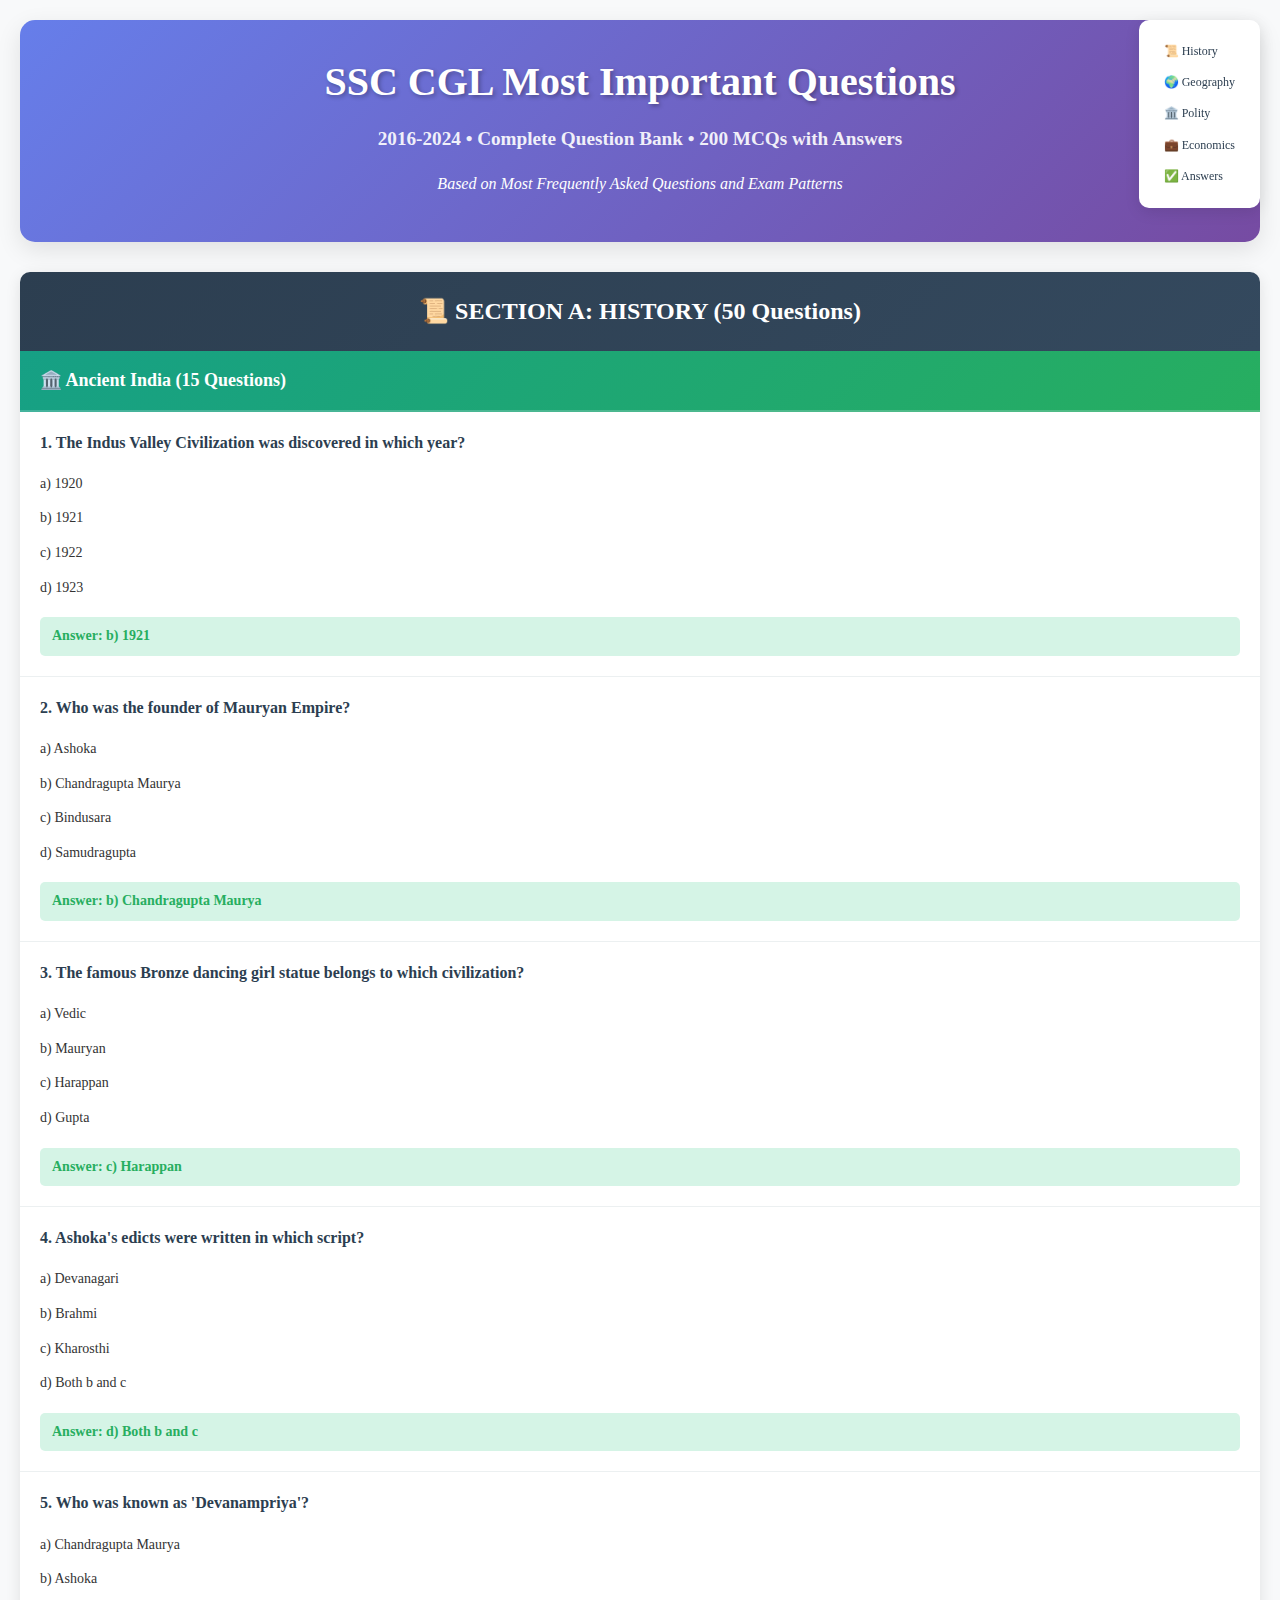
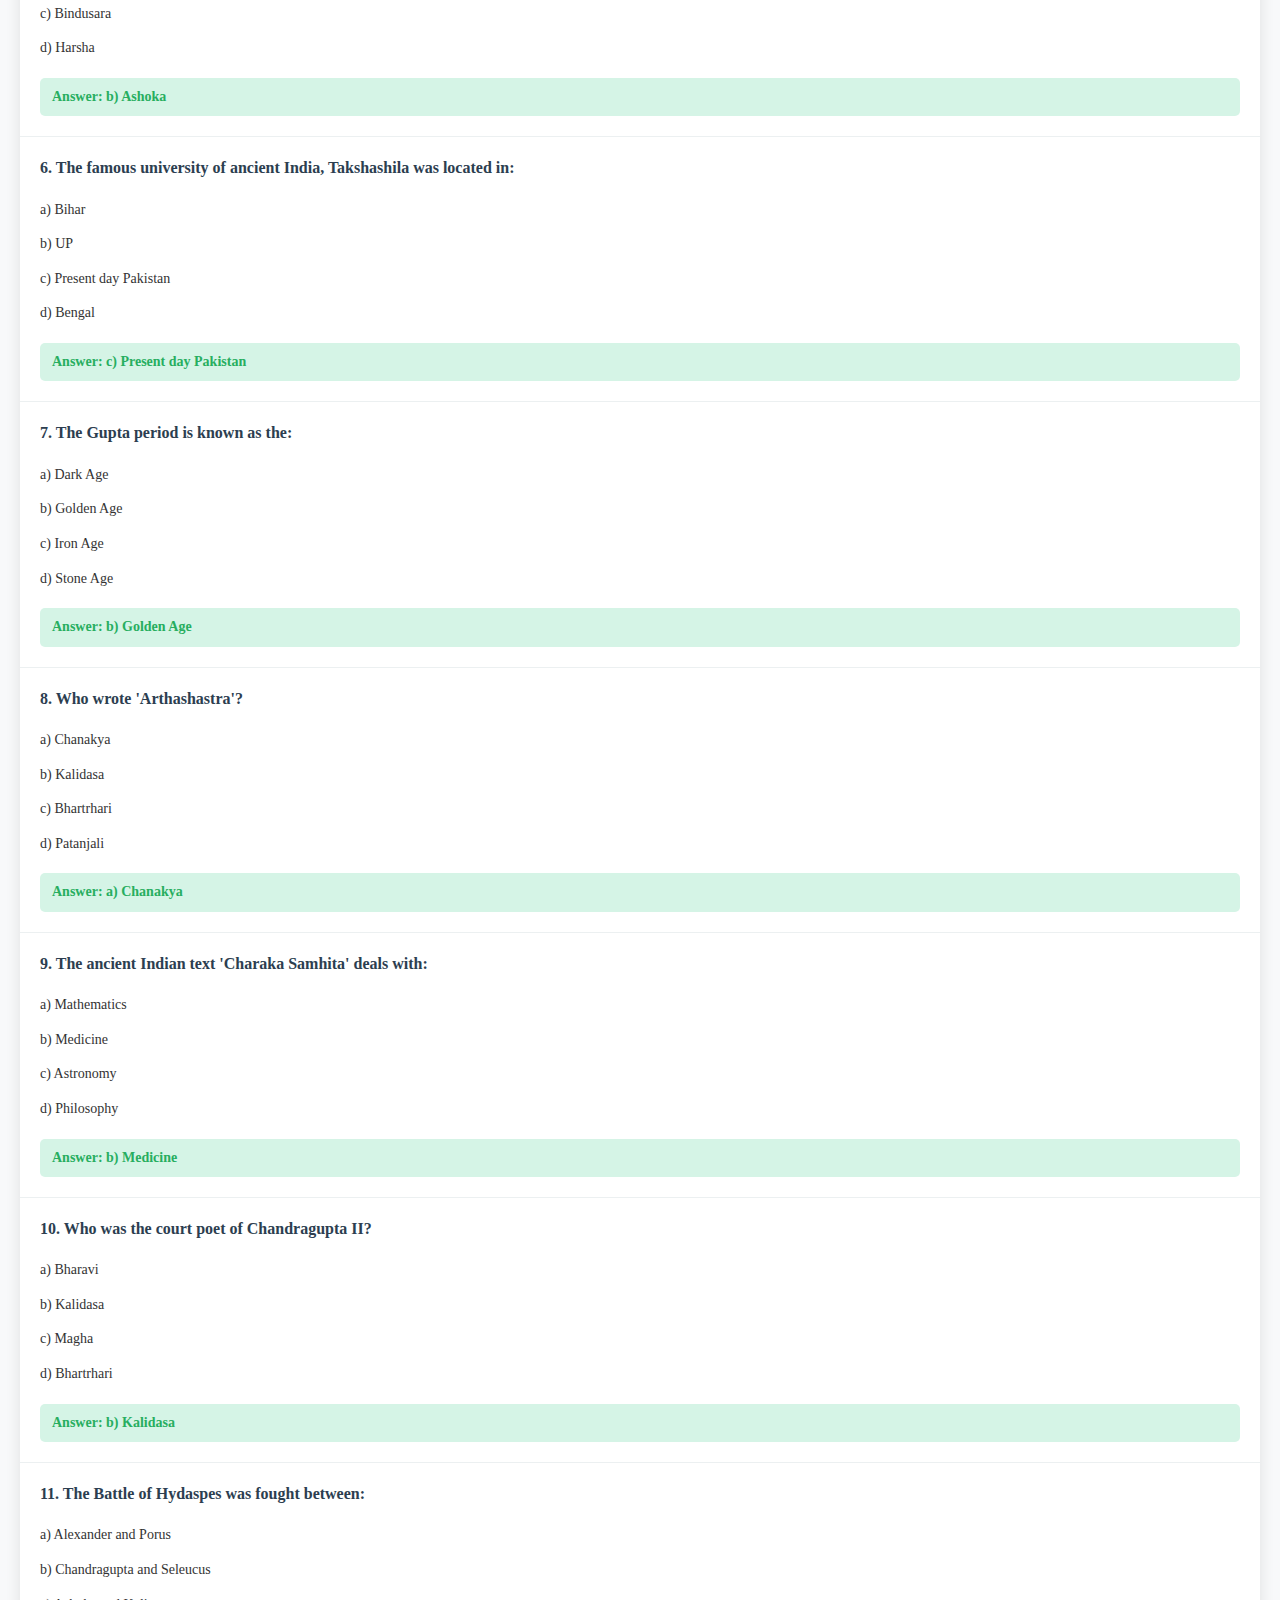
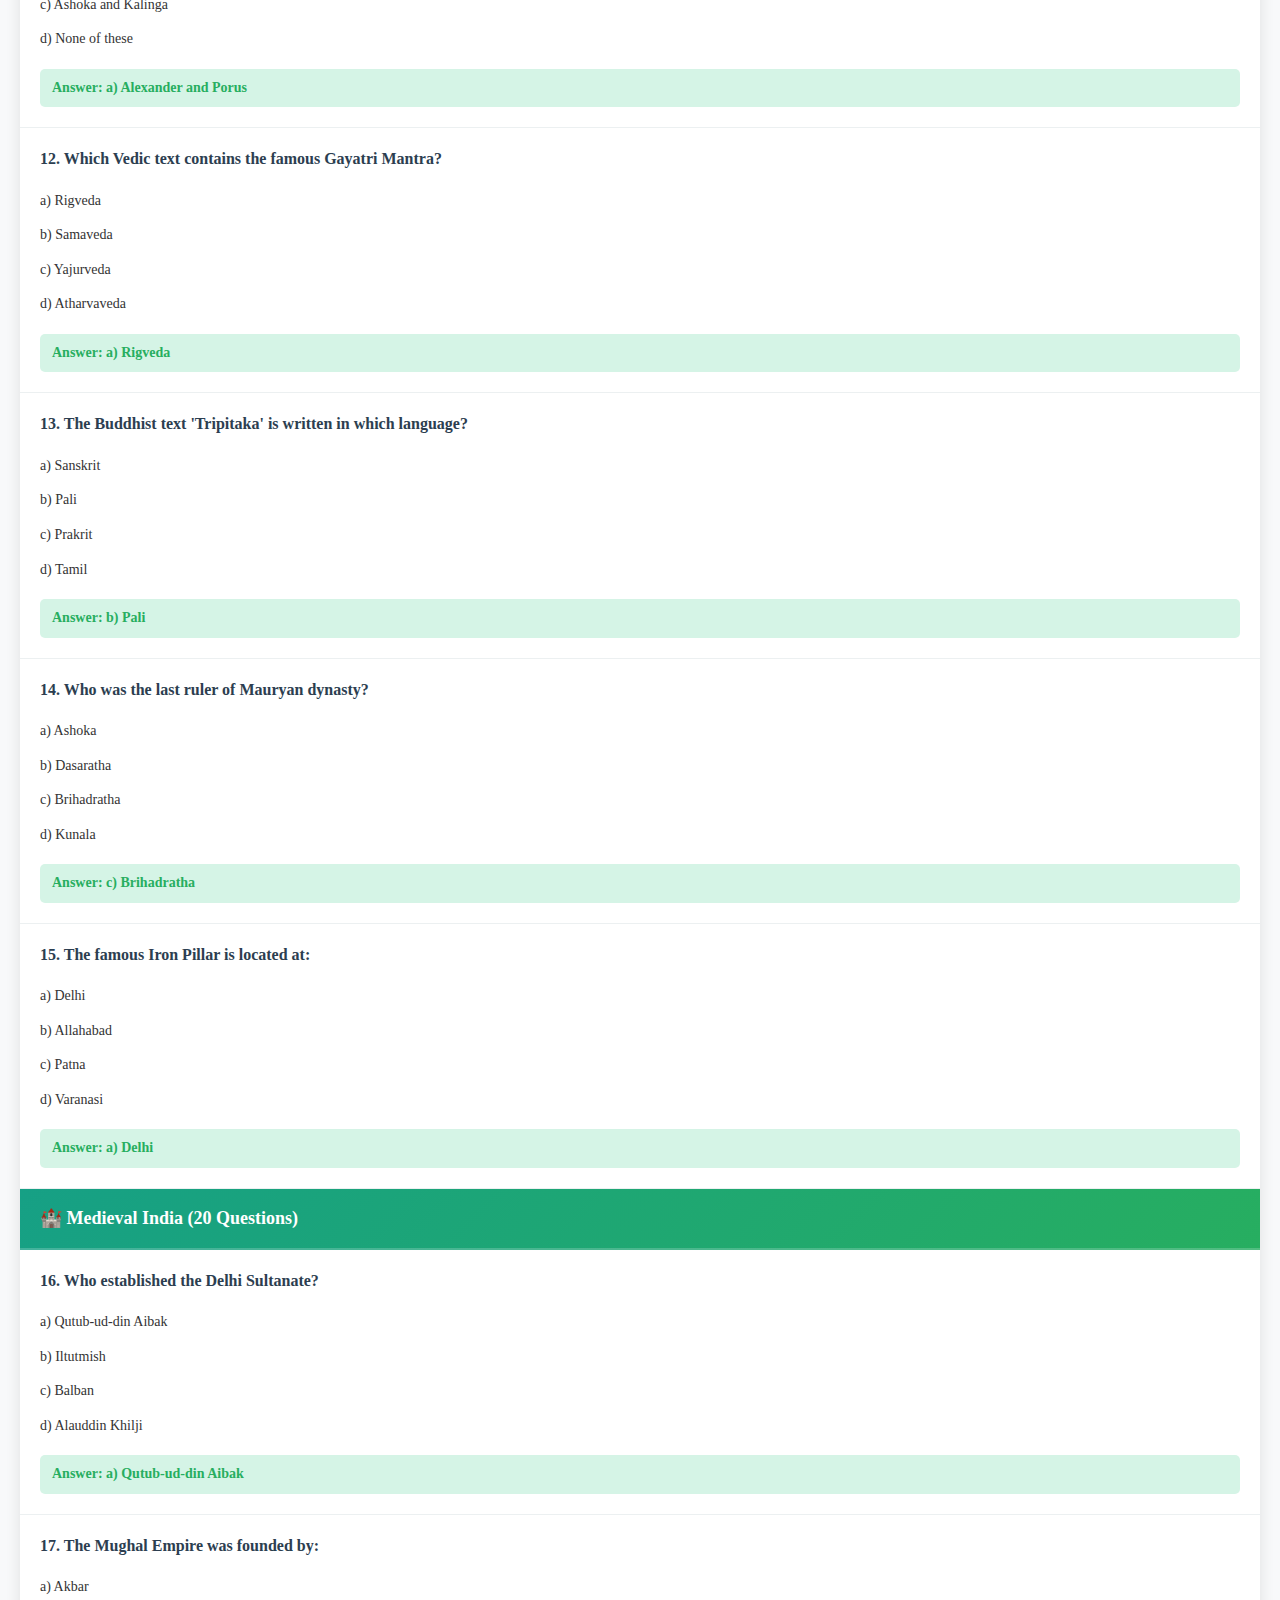
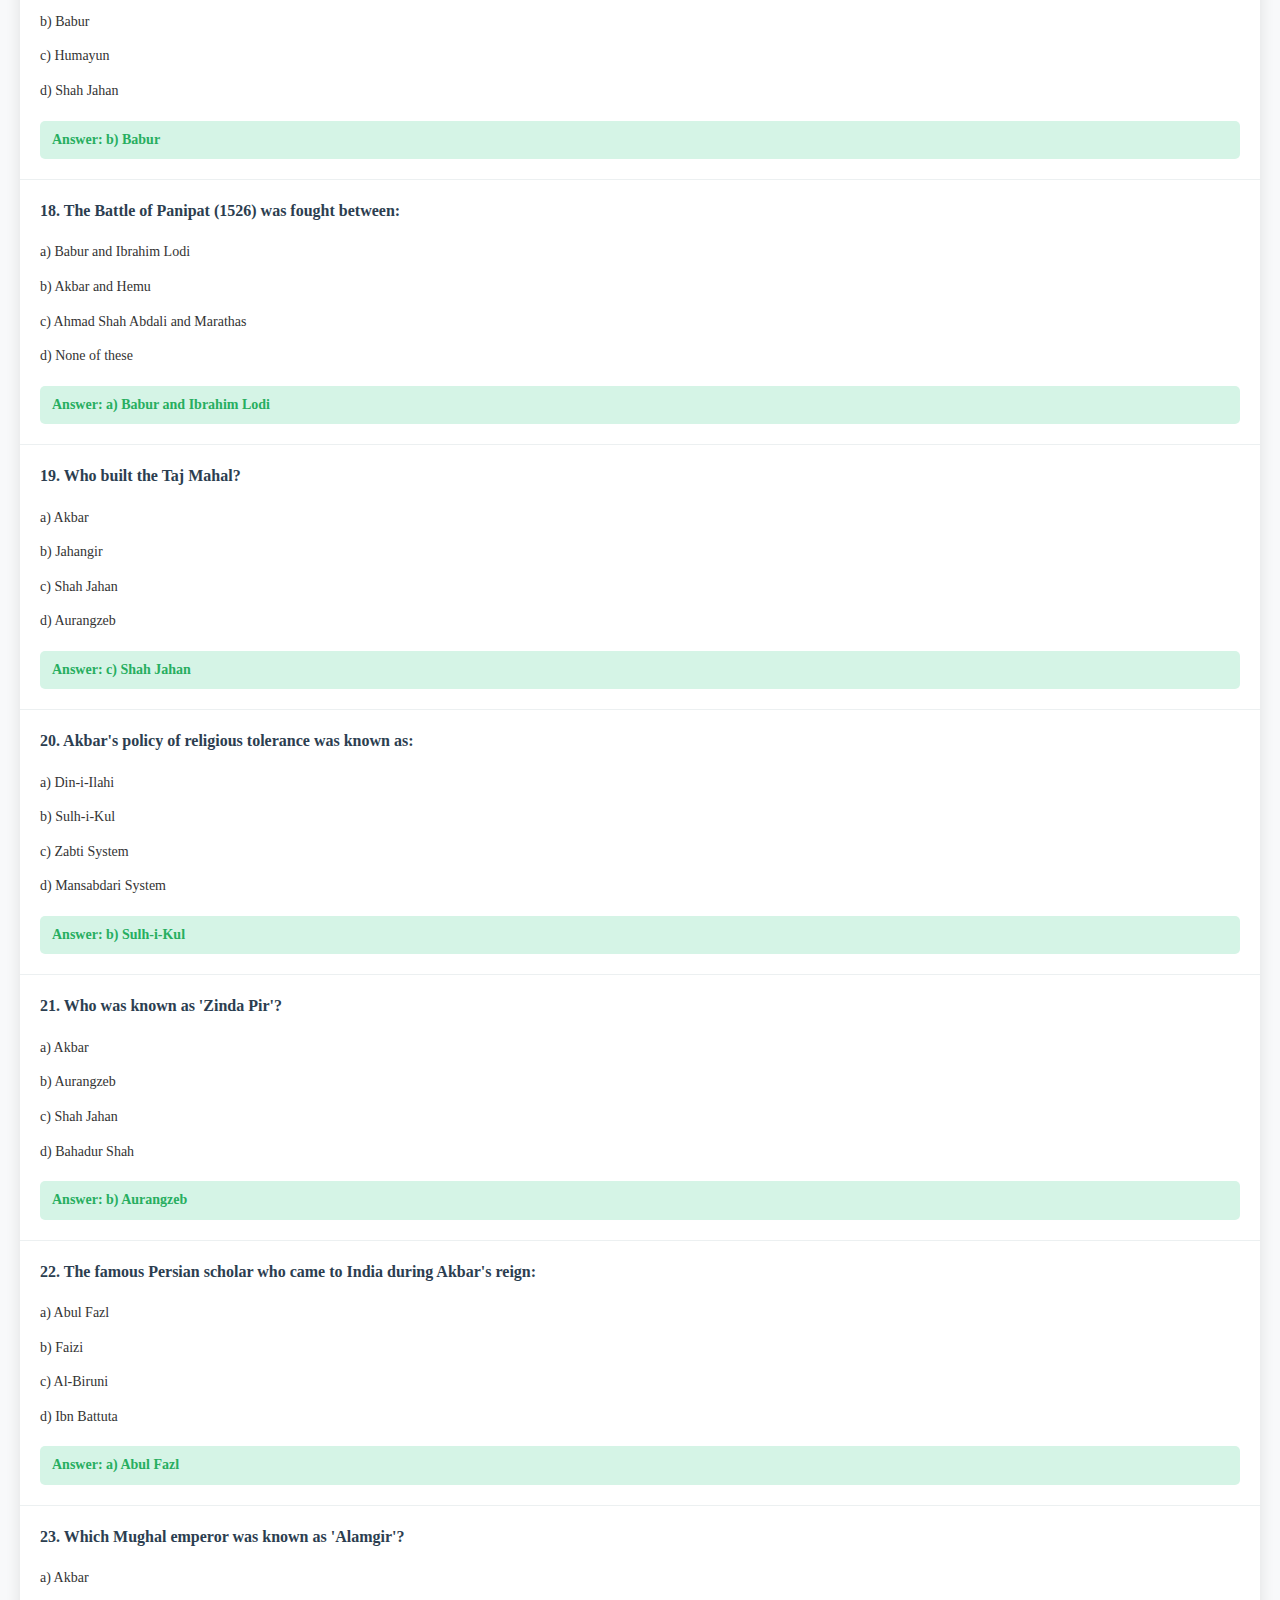
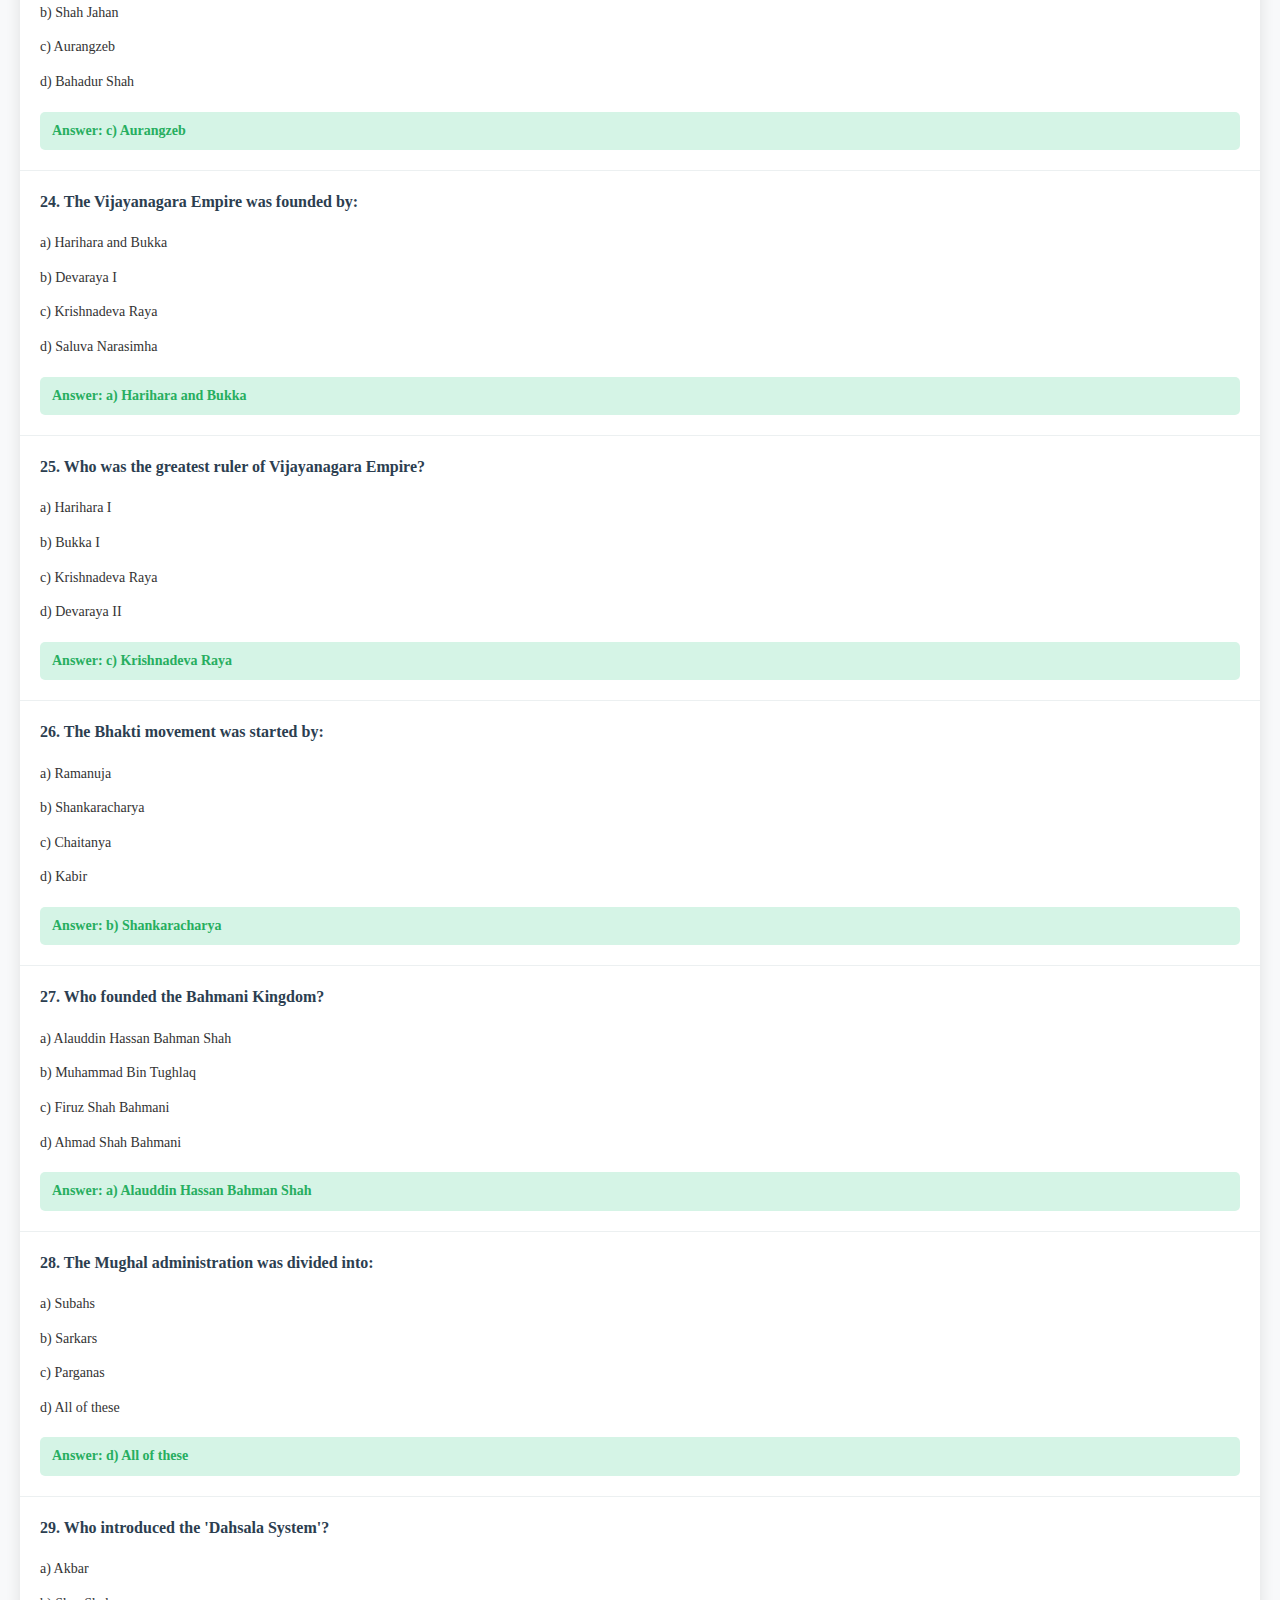
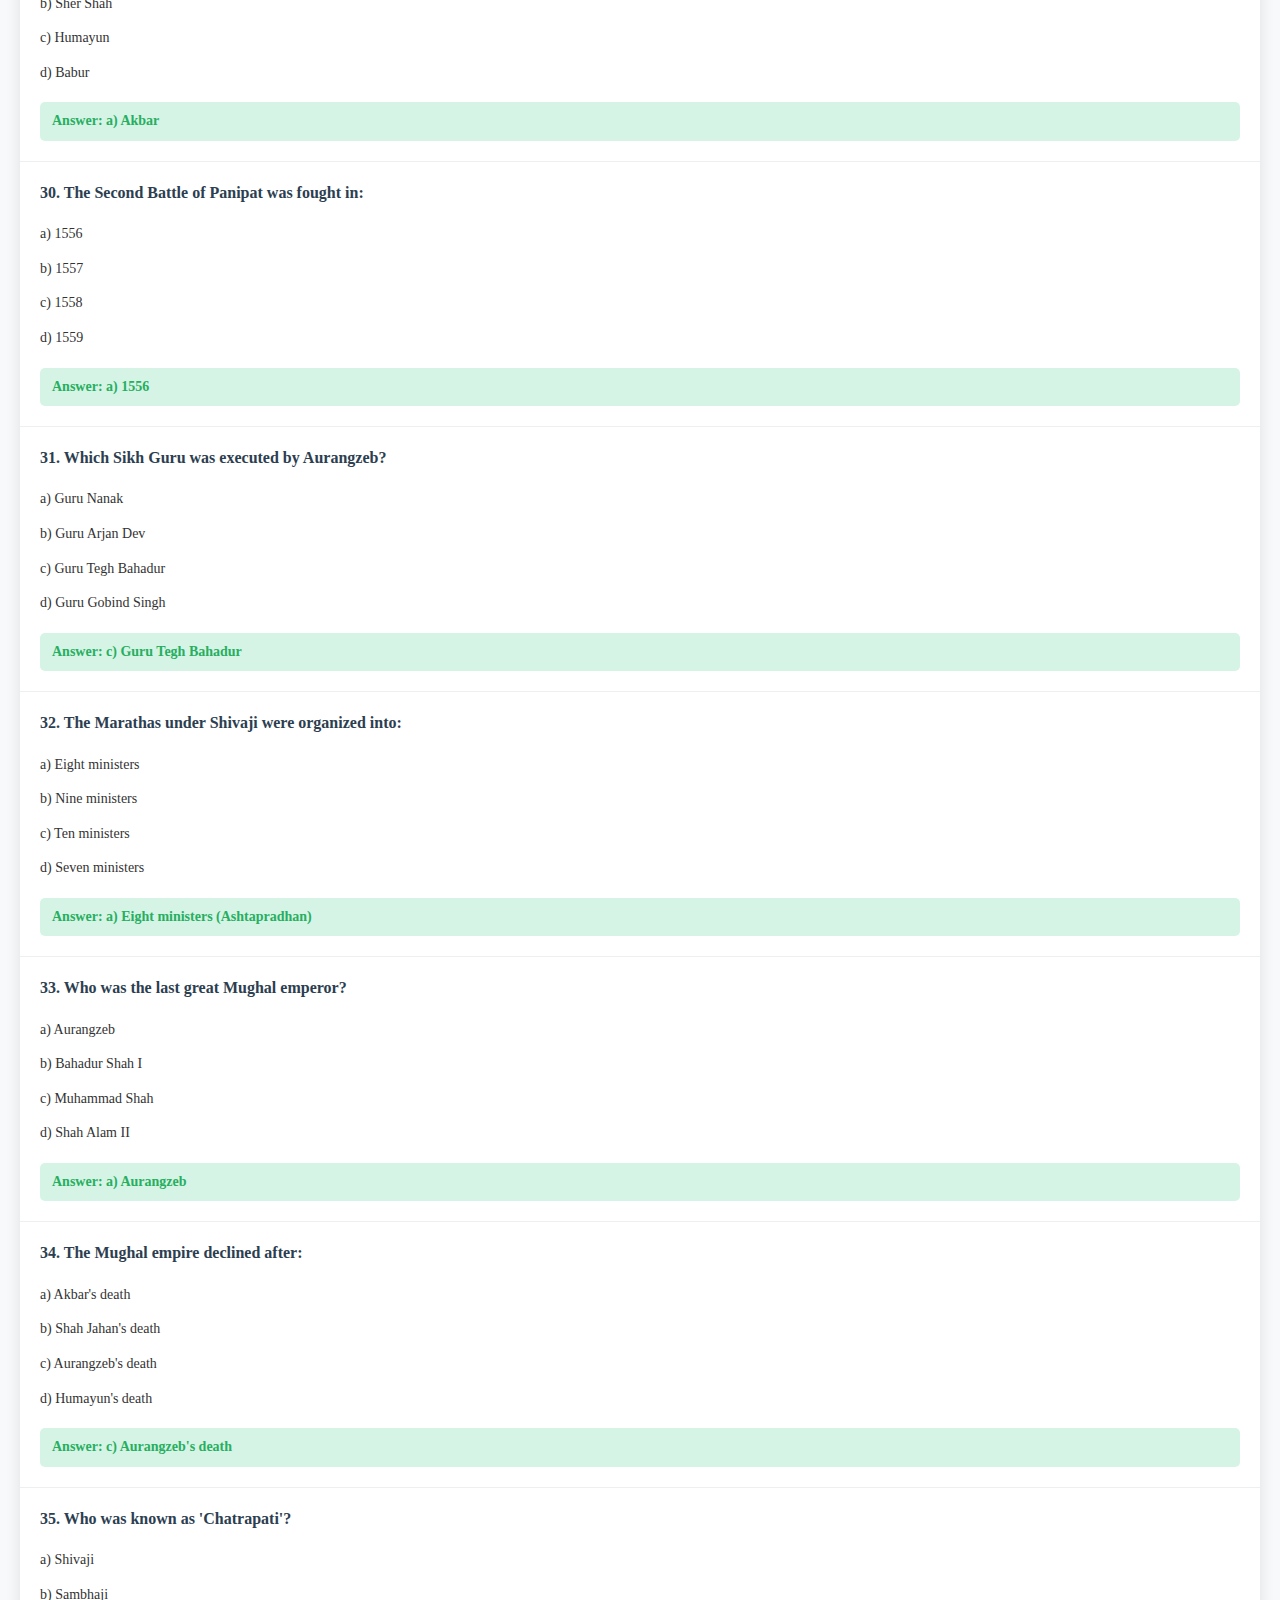
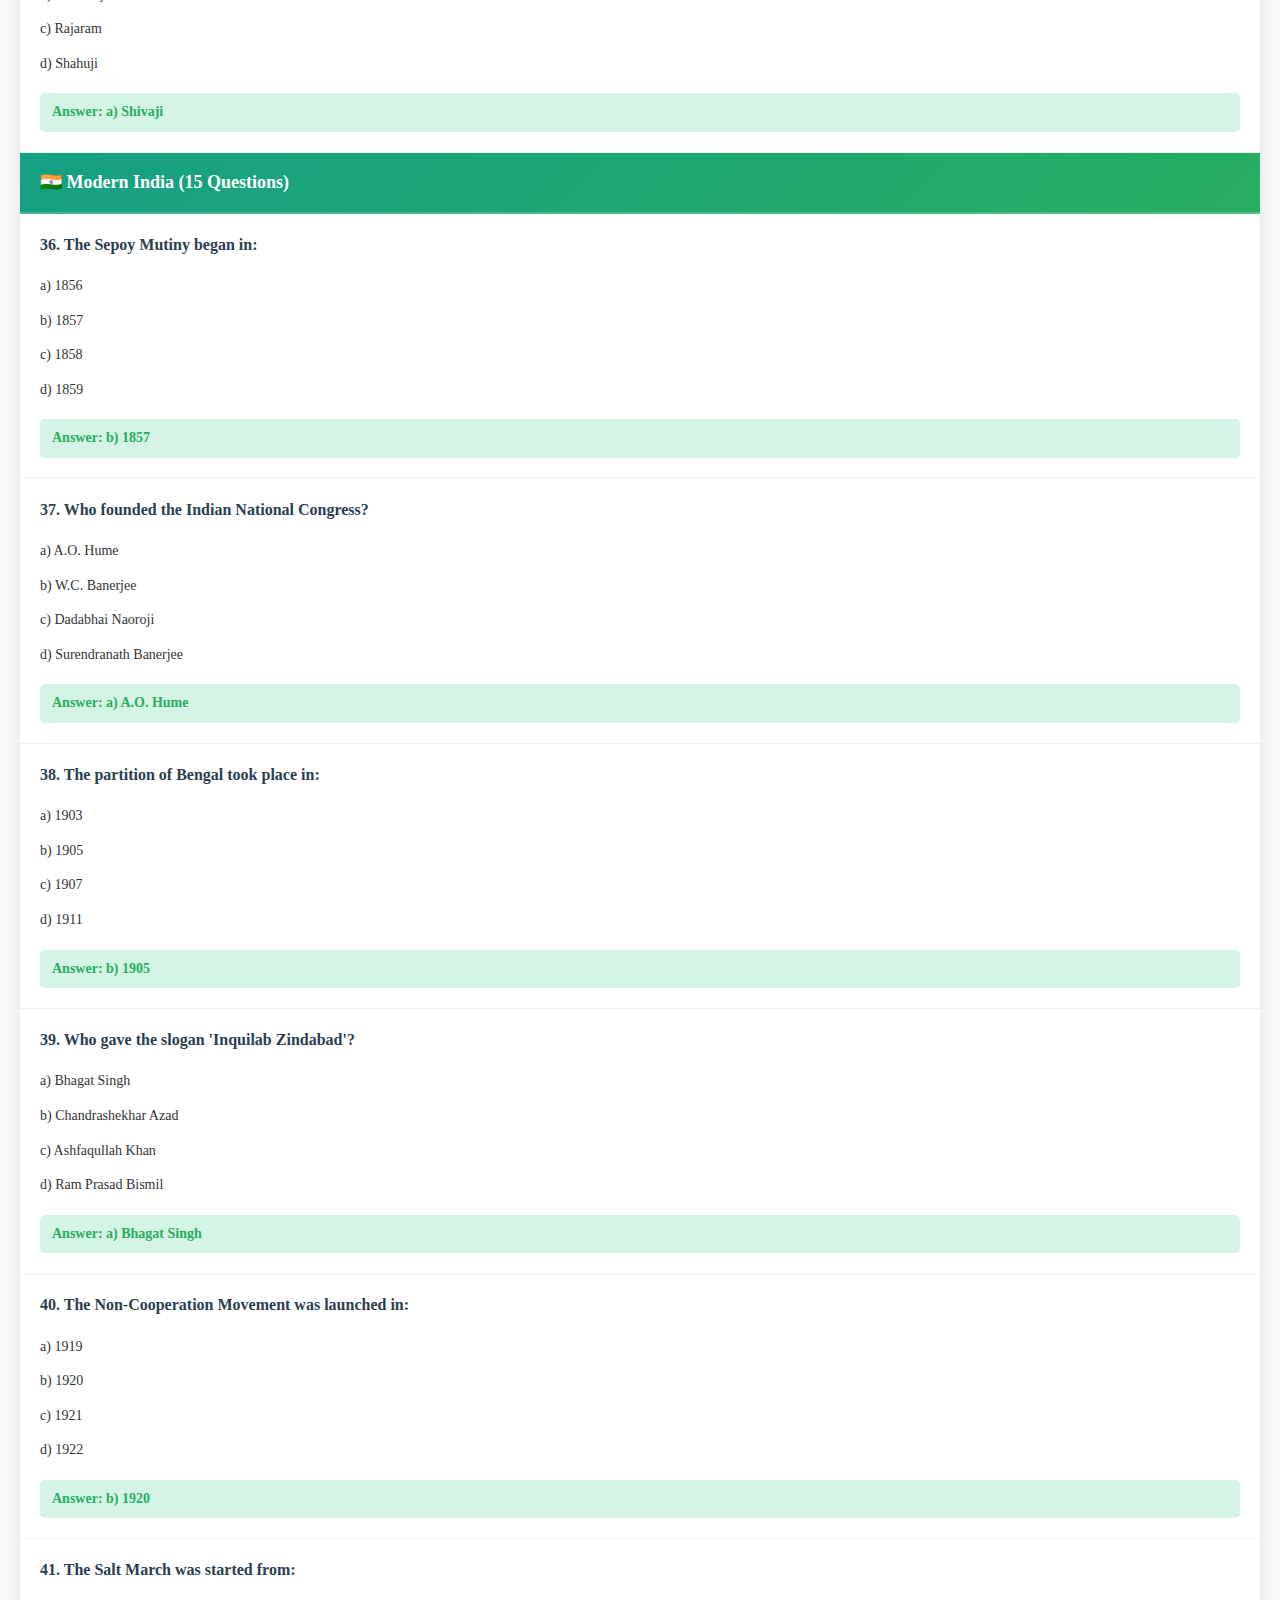
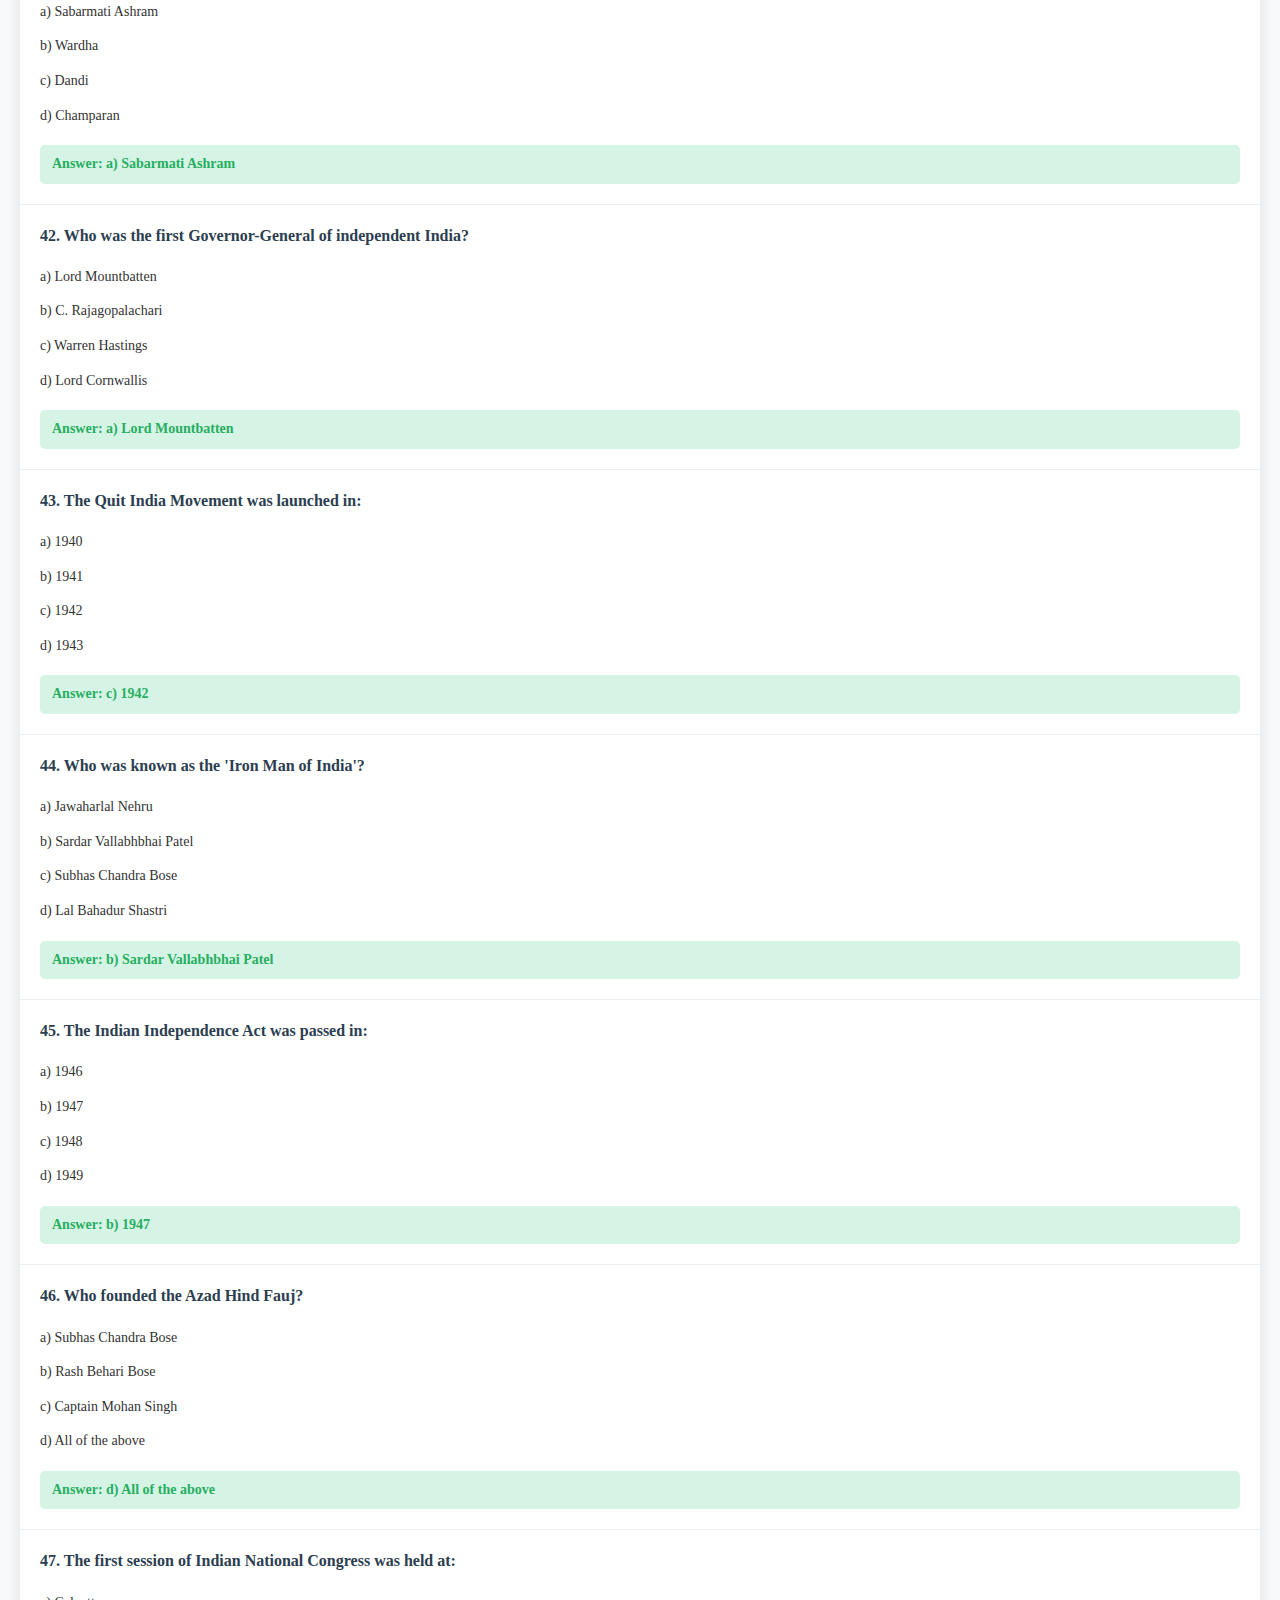
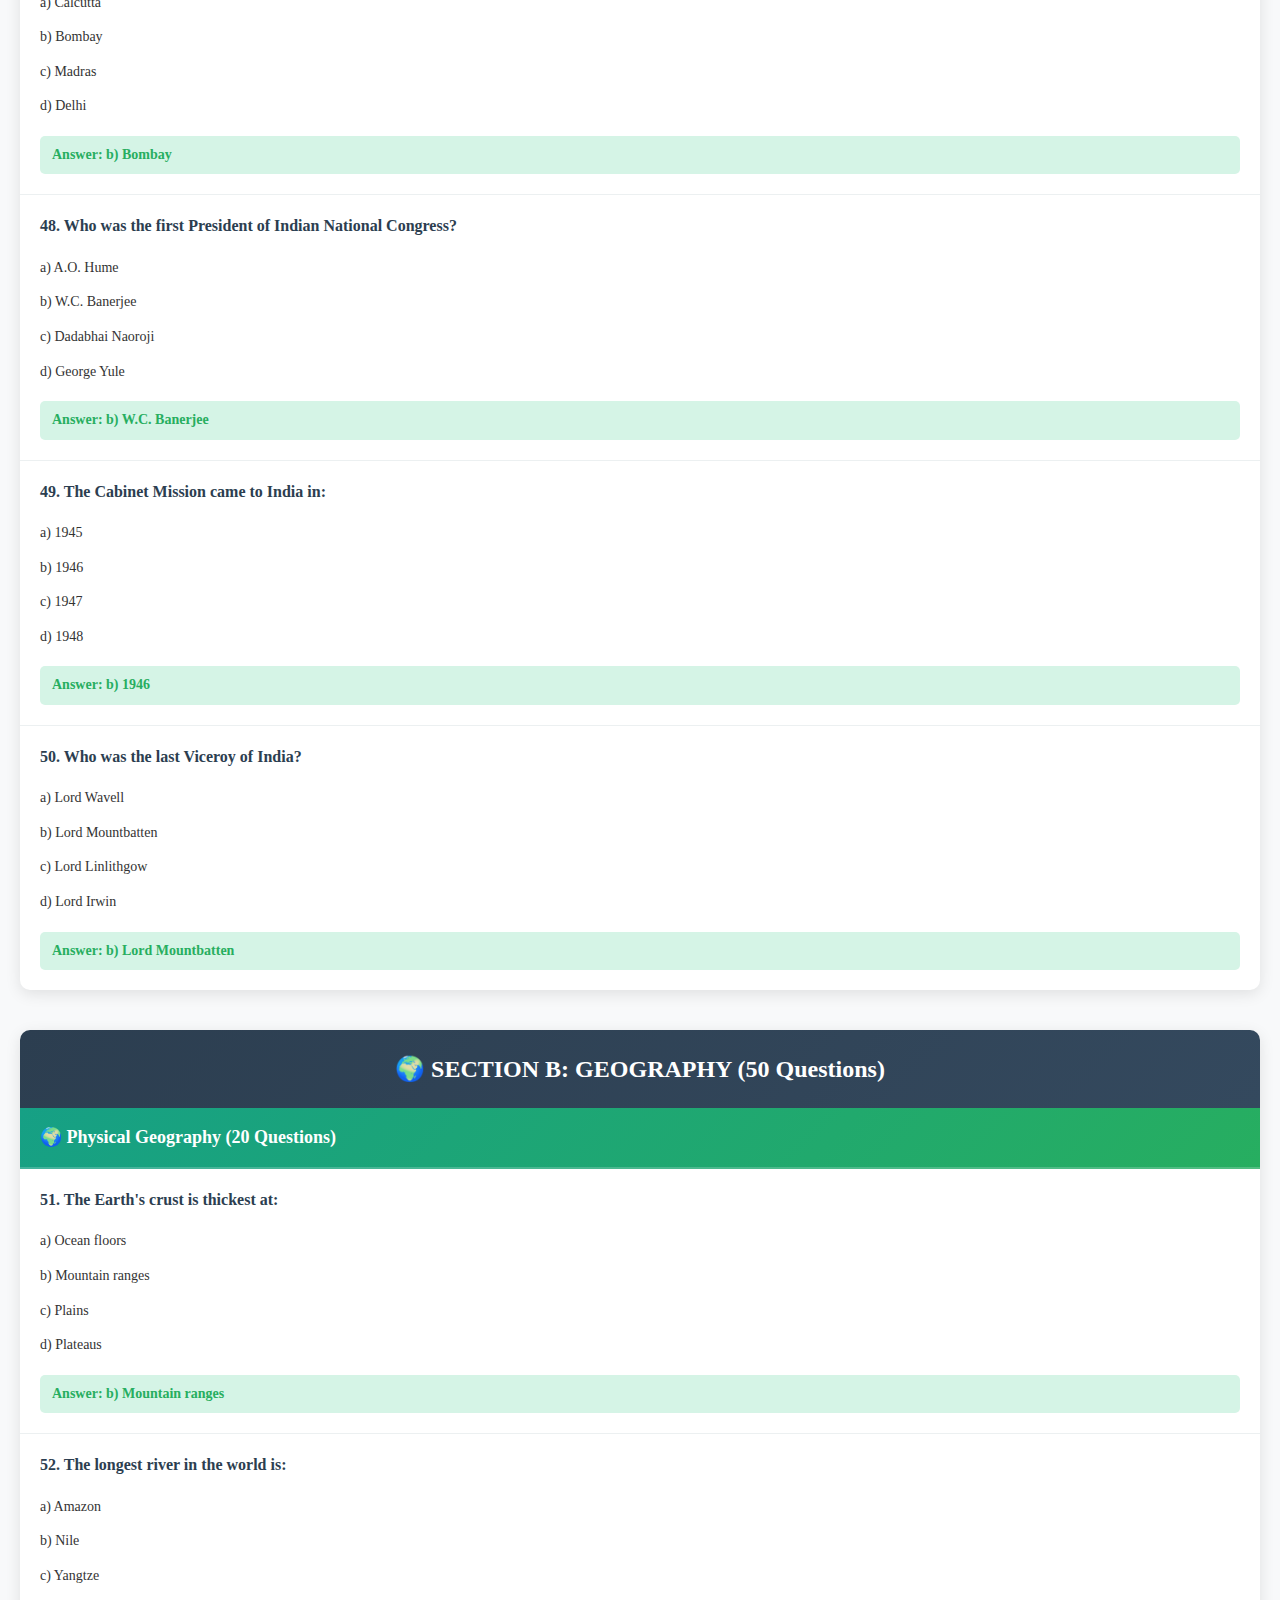
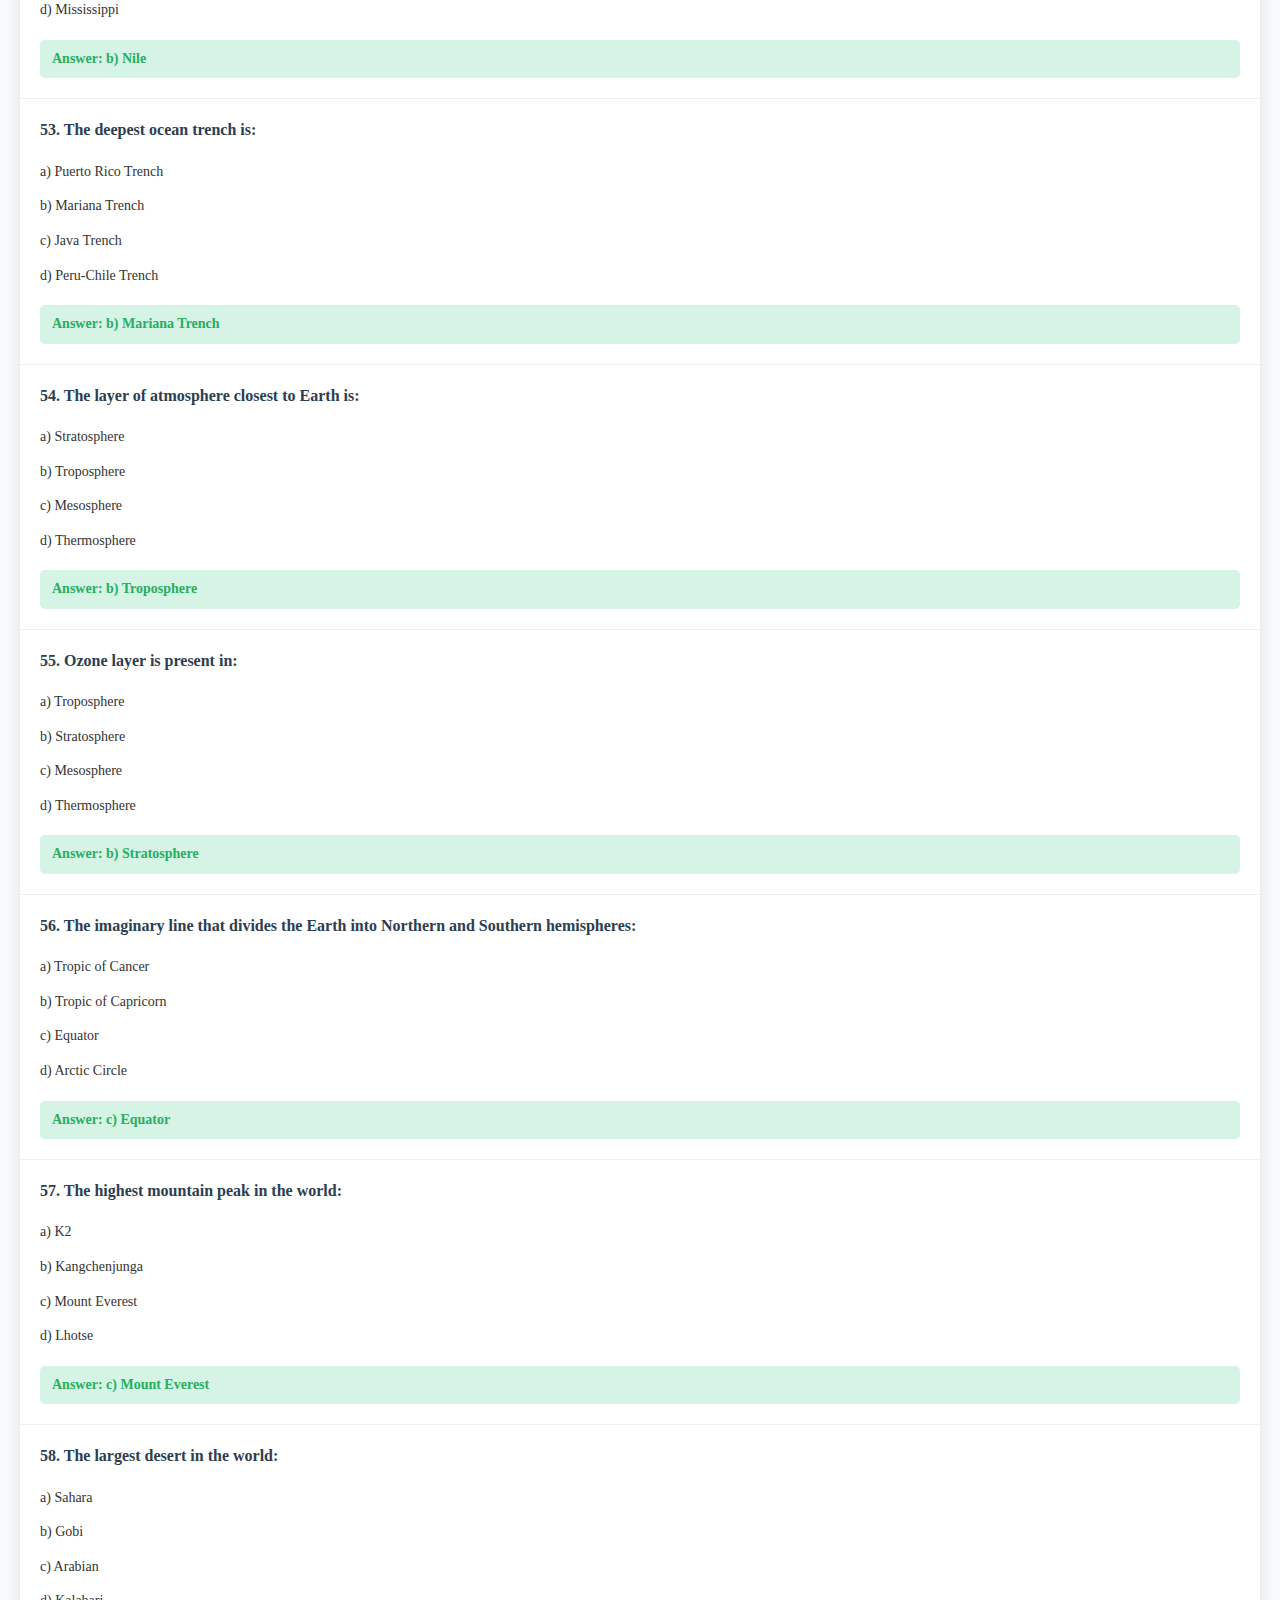
<file: ssc_cgl_updated_html.html>
<!DOCTYPE html>
<html>
<head>
    <title>SSC CGL Most Important Questions 2016-2024</title>
    <style>
        body {
            font-family: 'Georgia', serif;
            line-height: 1.6;
            margin: 0;
            padding: 20px;
            color: #333;
            background-color: #f8f9fa;
        }
        .header {
            text-align: center;
            background: linear-gradient(135deg, #667eea 0%, #764ba2 100%);
            color: white;
            padding: 30px;
            margin-bottom: 30px;
            border-radius: 15px;
            box-shadow: 0 8px 25px rgba(0,0,0,0.1);
        }
        .header h1 {
            margin: 0;
            font-size: 2.5em;
            text-shadow: 2px 2px 4px rgba(0,0,0,0.3);
        }
        .header h2 {
            margin: 10px 0 0 0;
            font-size: 1.2em;
            opacity: 0.9;
        }
        .section {
            margin-bottom: 40px;
            background: white;
            border-radius: 10px;
            box-shadow: 0 4px 15px rgba(0,0,0,0.1);
            overflow: hidden;
        }
        .section-title {
            background: linear-gradient(135deg, #2c3e50 0%, #34495e 100%);
            color: white;
            padding: 20px;
            font-size: 24px;
            font-weight: bold;
            margin: 0;
            text-align: center;
        }
        .subsection-title {
            background: linear-gradient(135deg, #16a085 0%, #27ae60 100%);
            color: white;
            padding: 15px 20px;
            font-size: 18px;
            font-weight: bold;
            margin: 0;
            border-bottom: 2px solid rgba(255,255,255,0.2);
        }
        .question {
            margin: 0;
            padding: 20px;
            border-bottom: 1px solid #ecf0f1;
            transition: background-color 0.3s ease;
        }
        .question:hover {
            background-color: #f8f9fa;
        }
        .question:last-child {
            border-bottom: none;
        }
        .question-number {
            font-weight: bold;
            color: #2c3e50;
            font-size: 16px;
            margin-bottom: 10px;
            line-height: 1.4;
        }
        .options {
            margin: 15px 0;
            padding-left: 0;
        }
        .option {
            padding: 5px 0;
            margin: 5px 0;
            font-size: 14px;
            line-height: 1.4;
        }
        .answer {
            font-weight: bold;
            color: #27ae60;
            background-color: #d5f4e6;
            padding: 8px 12px;
            border-radius: 5px;
            margin-top: 10px;
            font-size: 14px;
        }
        .answer-key-section {
            background: white;
            border-radius: 10px;
            box-shadow: 0 4px 15px rgba(0,0,0,0.1);
            padding: 0;
            margin-top: 30px;
            overflow: hidden;
        }
        .answer-key-title {
            background: linear-gradient(135deg, #e74c3c 0%, #c0392b 100%);
            color: white;
            padding: 20px;
            font-size: 24px;
            font-weight: bold;
            margin: 0;
            text-align: center;
        }
        .answer-key-content {
            padding: 30px;
            font-size: 14px;
            line-height: 1.8;
        }
        .study-tips {
            background: linear-gradient(135deg, #f39c12 0%, #e67e22 100%);
            color: white;
            padding: 30px;
            border-radius: 10px;
            margin-top: 30px;
            box-shadow: 0 4px 15px rgba(0,0,0,0.1);
        }
        .study-tips h3 {
            margin-top: 0;
            font-size: 22px;
        }
        .navigation {
            position: fixed;
            top: 20px;
            right: 20px;
            background: white;
            padding: 15px;
            border-radius: 10px;
            box-shadow: 0 4px 15px rgba(0,0,0,0.1);
            z-index: 1000;
        }
        .nav-link {
            display: block;
            color: #2c3e50;
            text-decoration: none;
            padding: 5px 10px;
            margin: 2px 0;
            border-radius: 5px;
            font-size: 12px;
            transition: background-color 0.3s;
        }
        .nav-link:hover {
            background-color: #ecf0f1;
        }
        /* Smooth scrolling */
        html {
            scroll-behavior: smooth;
        }
        @media print {
            .navigation { display: none; }
            .section { page-break-inside: avoid; }
        }
        @media (max-width: 768px) {
            .navigation { display: none; }
            body { padding: 10px; }
            .header h1 { font-size: 1.8em; }
            .section-title { font-size: 20px; }
        }
    </style>
</head>
<body>
    <div class="navigation">
        <a href="#history" class="nav-link">📜 History</a>
        <a href="#geography" class="nav-link">🌍 Geography</a>
        <a href="#polity" class="nav-link">🏛️ Polity</a>
        <a href="#economics" class="nav-link">💼 Economics</a>
        <a href="#answer-key" class="nav-link">✅ Answers</a>
    </div>

    <div class="header">
        <h1>SSC CGL Most Important Questions</h1>
        <h2>2016-2024 • Complete Question Bank • 200 MCQs with Answers</h2>
        <p><em>Based on Most Frequently Asked Questions and Exam Patterns</em></p>
    </div>

    <div class="section" id="history">
        <div class="section-title">📜 SECTION A: HISTORY (50 Questions)</div>
        
        <div class="subsection-title">🏛️ Ancient India (15 Questions)</div>
        
        <div class="question">
            <div class="question-number">1. The Indus Valley Civilization was discovered in which year?</div>
            <div class="options">
                <div class="option">a) 1920</div>
                <div class="option">b) 1921</div>
                <div class="option">c) 1922</div>
                <div class="option">d) 1923</div>
            </div>
            <div class="answer">Answer: b) 1921</div>
        </div>

        <div class="question">
            <div class="question-number">2. Who was the founder of Mauryan Empire?</div>
            <div class="options">
                <div class="option">a) Ashoka</div>
                <div class="option">b) Chandragupta Maurya</div>
                <div class="option">c) Bindusara</div>
                <div class="option">d) Samudragupta</div>
            </div>
            <div class="answer">Answer: b) Chandragupta Maurya</div>
        </div>

        <div class="question">
            <div class="question-number">3. The famous Bronze dancing girl statue belongs to which civilization?</div>
            <div class="options">
                <div class="option">a) Vedic</div>
                <div class="option">b) Mauryan</div>
                <div class="option">c) Harappan</div>
                <div class="option">d) Gupta</div>
            </div>
            <div class="answer">Answer: c) Harappan</div>
        </div>

        <div class="question">
            <div class="question-number">4. Ashoka's edicts were written in which script?</div>
            <div class="options">
                <div class="option">a) Devanagari</div>
                <div class="option">b) Brahmi</div>
                <div class="option">c) Kharosthi</div>
                <div class="option">d) Both b and c</div>
            </div>
            <div class="answer">Answer: d) Both b and c</div>
        </div>

        <div class="question">
            <div class="question-number">5. Who was known as 'Devanampriya'?</div>
            <div class="options">
                <div class="option">a) Chandragupta Maurya</div>
                <div class="option">b) Ashoka</div>
                <div class="option">c) Bindusara</div>
                <div class="option">d) Harsha</div>
            </div>
            <div class="answer">Answer: b) Ashoka</div>
        </div>

        <div class="question">
            <div class="question-number">6. The famous university of ancient India, Takshashila was located in:</div>
            <div class="options">
                <div class="option">a) Bihar</div>
                <div class="option">b) UP</div>
                <div class="option">c) Present day Pakistan</div>
                <div class="option">d) Bengal</div>
            </div>
            <div class="answer">Answer: c) Present day Pakistan</div>
        </div>

        <div class="question">
            <div class="question-number">7. The Gupta period is known as the:</div>
            <div class="options">
                <div class="option">a) Dark Age</div>
                <div class="option">b) Golden Age</div>
                <div class="option">c) Iron Age</div>
                <div class="option">d) Stone Age</div>
            </div>
            <div class="answer">Answer: b) Golden Age</div>
        </div>

        <div class="question">
            <div class="question-number">8. Who wrote 'Arthashastra'?</div>
            <div class="options">
                <div class="option">a) Chanakya</div>
                <div class="option">b) Kalidasa</div>
                <div class="option">c) Bhartrhari</div>
                <div class="option">d) Patanjali</div>
            </div>
            <div class="answer">Answer: a) Chanakya</div>
        </div>

        <div class="question">
            <div class="question-number">9. The ancient Indian text 'Charaka Samhita' deals with:</div>
            <div class="options">
                <div class="option">a) Mathematics</div>
                <div class="option">b) Medicine</div>
                <div class="option">c) Astronomy</div>
                <div class="option">d) Philosophy</div>
            </div>
            <div class="answer">Answer: b) Medicine</div>
        </div>

        <div class="question">
            <div class="question-number">10. Who was the court poet of Chandragupta II?</div>
            <div class="options">
                <div class="option">a) Bharavi</div>
                <div class="option">b) Kalidasa</div>
                <div class="option">c) Magha</div>
                <div class="option">d) Bhartrhari</div>
            </div>
            <div class="answer">Answer: b) Kalidasa</div>
        </div>

        <div class="question">
            <div class="question-number">11. The Battle of Hydaspes was fought between:</div>
            <div class="options">
                <div class="option">a) Alexander and Porus</div>
                <div class="option">b) Chandragupta and Seleucus</div>
                <div class="option">c) Ashoka and Kalinga</div>
                <div class="option">d) None of these</div>
            </div>
            <div class="answer">Answer: a) Alexander and Porus</div>
        </div>

        <div class="question">
            <div class="question-number">12. Which Vedic text contains the famous Gayatri Mantra?</div>
            <div class="options">
                <div class="option">a) Rigveda</div>
                <div class="option">b) Samaveda</div>
                <div class="option">c) Yajurveda</div>
                <div class="option">d) Atharvaveda</div>
            </div>
            <div class="answer">Answer: a) Rigveda</div>
        </div>

        <div class="question">
            <div class="question-number">13. The Buddhist text 'Tripitaka' is written in which language?</div>
            <div class="options">
                <div class="option">a) Sanskrit</div>
                <div class="option">b) Pali</div>
                <div class="option">c) Prakrit</div>
                <div class="option">d) Tamil</div>
            </div>
            <div class="answer">Answer: b) Pali</div>
        </div>

        <div class="question">
            <div class="question-number">14. Who was the last ruler of Mauryan dynasty?</div>
            <div class="options">
                <div class="option">a) Ashoka</div>
                <div class="option">b) Dasaratha</div>
                <div class="option">c) Brihadratha</div>
                <div class="option">d) Kunala</div>
            </div>
            <div class="answer">Answer: c) Brihadratha</div>
        </div>

        <div class="question">
            <div class="question-number">15. The famous Iron Pillar is located at:</div>
            <div class="options">
                <div class="option">a) Delhi</div>
                <div class="option">b) Allahabad</div>
                <div class="option">c) Patna</div>
                <div class="option">d) Varanasi</div>
            </div>
            <div class="answer">Answer: a) Delhi</div>
        </div>

        <div class="subsection-title">🏰 Medieval India (20 Questions)</div>

        <div class="question">
            <div class="question-number">16. Who established the Delhi Sultanate?</div>
            <div class="options">
                <div class="option">a) Qutub-ud-din Aibak</div>
                <div class="option">b) Iltutmish</div>
                <div class="option">c) Balban</div>
                <div class="option">d) Alauddin Khilji</div>
            </div>
            <div class="answer">Answer: a) Qutub-ud-din Aibak</div>
        </div>

        <div class="question">
            <div class="question-number">17. The Mughal Empire was founded by:</div>
            <div class="options">
                <div class="option">a) Akbar</div>
                <div class="option">b) Babur</div>
                <div class="option">c) Humayun</div>
                <div class="option">d) Shah Jahan</div>
            </div>
            <div class="answer">Answer: b) Babur</div>
        </div>

        <div class="question">
            <div class="question-number">18. The Battle of Panipat (1526) was fought between:</div>
            <div class="options">
                <div class="option">a) Babur and Ibrahim Lodi</div>
                <div class="option">b) Akbar and Hemu</div>
                <div class="option">c) Ahmad Shah Abdali and Marathas</div>
                <div class="option">d) None of these</div>
            </div>
            <div class="answer">Answer: a) Babur and Ibrahim Lodi</div>
        </div>

        <div class="question">
            <div class="question-number">19. Who built the Taj Mahal?</div>
            <div class="options">
                <div class="option">a) Akbar</div>
                <div class="option">b) Jahangir</div>
                <div class="option">c) Shah Jahan</div>
                <div class="option">d) Aurangzeb</div>
            </div>
            <div class="answer">Answer: c) Shah Jahan</div>
        </div>

        <div class="question">
            <div class="question-number">20. Akbar's policy of religious tolerance was known as:</div>
            <div class="options">
                <div class="option">a) Din-i-Ilahi</div>
                <div class="option">b) Sulh-i-Kul</div>
                <div class="option">c) Zabti System</div>
                <div class="option">d) Mansabdari System</div>
            </div>
            <div class="answer">Answer: b) Sulh-i-Kul</div>
        </div>

        <div class="question">
            <div class="question-number">21. Who was known as 'Zinda Pir'?</div>
            <div class="options">
                <div class="option">a) Akbar</div>
                <div class="option">b) Aurangzeb</div>
                <div class="option">c) Shah Jahan</div>
                <div class="option">d) Bahadur Shah</div>
            </div>
            <div class="answer">Answer: b) Aurangzeb</div>
        </div>

        <div class="question">
            <div class="question-number">22. The famous Persian scholar who came to India during Akbar's reign:</div>
            <div class="options">
                <div class="option">a) Abul Fazl</div>
                <div class="option">b) Faizi</div>
                <div class="option">c) Al-Biruni</div>
                <div class="option">d) Ibn Battuta</div>
            </div>
            <div class="answer">Answer: a) Abul Fazl</div>
        </div>

        <div class="question">
            <div class="question-number">23. Which Mughal emperor was known as 'Alamgir'?</div>
            <div class="options">
                <div class="option">a) Akbar</div>
                <div class="option">b) Shah Jahan</div>
                <div class="option">c) Aurangzeb</div>
                <div class="option">d) Bahadur Shah</div>
            </div>
            <div class="answer">Answer: c) Aurangzeb</div>
        </div>

        <div class="question">
            <div class="question-number">24. The Vijayanagara Empire was founded by:</div>
            <div class="options">
                <div class="option">a) Harihara and Bukka</div>
                <div class="option">b) Devaraya I</div>
                <div class="option">c) Krishnadeva Raya</div>
                <div class="option">d) Saluva Narasimha</div>
            </div>
            <div class="answer">Answer: a) Harihara and Bukka</div>
        </div>

        <div class="question">
            <div class="question-number">25. Who was the greatest ruler of Vijayanagara Empire?</div>
            <div class="options">
                <div class="option">a) Harihara I</div>
                <div class="option">b) Bukka I</div>
                <div class="option">c) Krishnadeva Raya</div>
                <div class="option">d) Devaraya II</div>
            </div>
            <div class="answer">Answer: c) Krishnadeva Raya</div>
        </div>

        <div class="question">
            <div class="question-number">26. The Bhakti movement was started by:</div>
            <div class="options">
                <div class="option">a) Ramanuja</div>
                <div class="option">b) Shankaracharya</div>
                <div class="option">c) Chaitanya</div>
                <div class="option">d) Kabir</div>
            </div>
            <div class="answer">Answer: b) Shankaracharya</div>
        </div>

        <div class="question">
            <div class="question-number">27. Who founded the Bahmani Kingdom?</div>
            <div class="options">
                <div class="option">a) Alauddin Hassan Bahman Shah</div>
                <div class="option">b) Muhammad Bin Tughlaq</div>
                <div class="option">c) Firuz Shah Bahmani</div>
                <div class="option">d) Ahmad Shah Bahmani</div>
            </div>
            <div class="answer">Answer: a) Alauddin Hassan Bahman Shah</div>
        </div>

        <div class="question">
            <div class="question-number">28. The Mughal administration was divided into:</div>
            <div class="options">
                <div class="option">a) Subahs</div>
                <div class="option">b) Sarkars</div>
                <div class="option">c) Parganas</div>
                <div class="option">d) All of these</div>
            </div>
            <div class="answer">Answer: d) All of these</div>
        </div>

        <div class="question">
            <div class="question-number">29. Who introduced the 'Dahsala System'?</div>
            <div class="options">
                <div class="option">a) Akbar</div>
                <div class="option">b) Sher Shah</div>
                <div class="option">c) Humayun</div>
                <div class="option">d) Babur</div>
            </div>
            <div class="answer">Answer: a) Akbar</div>
        </div>

        <div class="question">
            <div class="question-number">30. The Second Battle of Panipat was fought in:</div>
            <div class="options">
                <div class="option">a) 1556</div>
                <div class="option">b) 1557</div>
                <div class="option">c) 1558</div>
                <div class="option">d) 1559</div>
            </div>
            <div class="answer">Answer: a) 1556</div>
        </div>

        <div class="question">
            <div class="question-number">31. Which Sikh Guru was executed by Aurangzeb?</div>
            <div class="options">
                <div class="option">a) Guru Nanak</div>
                <div class="option">b) Guru Arjan Dev</div>
                <div class="option">c) Guru Tegh Bahadur</div>
                <div class="option">d) Guru Gobind Singh</div>
            </div>
            <div class="answer">Answer: c) Guru Tegh Bahadur</div>
        </div>

        <div class="question">
            <div class="question-number">32. The Marathas under Shivaji were organized into:</div>
            <div class="options">
                <div class="option">a) Eight ministers</div>
                <div class="option">b) Nine ministers</div>
                <div class="option">c) Ten ministers</div>
                <div class="option">d) Seven ministers</div>
            </div>
            <div class="answer">Answer: a) Eight ministers (Ashtapradhan)</div>
        </div>

        <div class="question">
            <div class="question-number">33. Who was the last great Mughal emperor?</div>
            <div class="options">
                <div class="option">a) Aurangzeb</div>
                <div class="option">b) Bahadur Shah I</div>
                <div class="option">c) Muhammad Shah</div>
                <div class="option">d) Shah Alam II</div>
            </div>
            <div class="answer">Answer: a) Aurangzeb</div>
        </div>

        <div class="question">
            <div class="question-number">34. The Mughal empire declined after:</div>
            <div class="options">
                <div class="option">a) Akbar's death</div>
                <div class="option">b) Shah Jahan's death</div>
                <div class="option">c) Aurangzeb's death</div>
                <div class="option">d) Humayun's death</div>
            </div>
            <div class="answer">Answer: c) Aurangzeb's death</div>
        </div>

        <div class="question">
            <div class="question-number">35. Who was known as 'Chatrapati'?</div>
            <div class="options">
                <div class="option">a) Shivaji</div>
                <div class="option">b) Sambhaji</div>
                <div class="option">c) Rajaram</div>
                <div class="option">d) Shahuji</div>
            </div>
            <div class="answer">Answer: a) Shivaji</div>
        </div>

        <div class="subsection-title">🇮🇳 Modern India (15 Questions)</div>

        <div class="question">
            <div class="question-number">36. The Sepoy Mutiny began in:</div>
            <div class="options">
                <div class="option">a) 1856</div>
                <div class="option">b) 1857</div>
                <div class="option">c) 1858</div>
                <div class="option">d) 1859</div>
            </div>
            <div class="answer">Answer: b) 1857</div>
        </div>

        <div class="question">
            <div class="question-number">37. Who founded the Indian National Congress?</div>
            <div class="options">
                <div class="option">a) A.O. Hume</div>
                <div class="option">b) W.C. Banerjee</div>
                <div class="option">c) Dadabhai Naoroji</div>
                <div class="option">d) Surendranath Banerjee</div>
            </div>
            <div class="answer">Answer: a) A.O. Hume</div>
        </div>

        <div class="question">
            <div class="question-number">38. The partition of Bengal took place in:</div>
            <div class="options">
                <div class="option">a) 1903</div>
                <div class="option">b) 1905</div>
                <div class="option">c) 1907</div>
                <div class="option">d) 1911</div>
            </div>
            <div class="answer">Answer: b) 1905</div>
        </div>

        <div class="question">
            <div class="question-number">39. Who gave the slogan 'Inquilab Zindabad'?</div>
            <div class="options">
                <div class="option">a) Bhagat Singh</div>
                <div class="option">b) Chandrashekhar Azad</div>
                <div class="option">c) Ashfaqullah Khan</div>
                <div class="option">d) Ram Prasad Bismil</div>
            </div>
            <div class="answer">Answer: a) Bhagat Singh</div>
        </div>

        <div class="question">
            <div class="question-number">40. The Non-Cooperation Movement was launched in:</div>
            <div class="options">
                <div class="option">a) 1919</div>
                <div class="option">b) 1920</div>
                <div class="option">c) 1921</div>
                <div class="option">d) 1922</div>
            </div>
            <div class="answer">Answer: b) 1920</div>
        </div>

        <div class="question">
            <div class="question-number">41. The Salt March was started from:</div>
            <div class="options">
                <div class="option">a) Sabarmati Ashram</div>
                <div class="option">b) Wardha</div>
                <div class="option">c) Dandi</div>
                <div class="option">d) Champaran</div>
            </div>
            <div class="answer">Answer: a) Sabarmati Ashram</div>
        </div>

        <div class="question">
            <div class="question-number">42. Who was the first Governor-General of independent India?</div>
            <div class="options">
                <div class="option">a) Lord Mountbatten</div>
                <div class="option">b) C. Rajagopalachari</div>
                <div class="option">c) Warren Hastings</div>
                <div class="option">d) Lord Cornwallis</div>
            </div>
            <div class="answer">Answer: a) Lord Mountbatten</div>
        </div>

        <div class="question">
            <div class="question-number">43. The Quit India Movement was launched in:</div>
            <div class="options">
                <div class="option">a) 1940</div>
                <div class="option">b) 1941</div>
                <div class="option">c) 1942</div>
                <div class="option">d) 1943</div>
            </div>
            <div class="answer">Answer: c) 1942</div>
        </div>

        <div class="question">
            <div class="question-number">44. Who was known as the 'Iron Man of India'?</div>
            <div class="options">
                <div class="option">a) Jawaharlal Nehru</div>
                <div class="option">b) Sardar Vallabhbhai Patel</div>
                <div class="option">c) Subhas Chandra Bose</div>
                <div class="option">d) Lal Bahadur Shastri</div>
            </div>
            <div class="answer">Answer: b) Sardar Vallabhbhai Patel</div>
        </div>

        <div class="question">
            <div class="question-number">45. The Indian Independence Act was passed in:</div>
            <div class="options">
                <div class="option">a) 1946</div>
                <div class="option">b) 1947</div>
                <div class="option">c) 1948</div>
                <div class="option">d) 1949</div>
            </div>
            <div class="answer">Answer: b) 1947</div>
        </div>

        <div class="question">
            <div class="question-number">46. Who founded the Azad Hind Fauj?</div>
            <div class="options">
                <div class="option">a) Subhas Chandra Bose</div>
                <div class="option">b) Rash Behari Bose</div>
                <div class="option">c) Captain Mohan Singh</div>
                <div class="option">d) All of the above</div>
            </div>
            <div class="answer">Answer: d) All of the above</div>
        </div>

        <div class="question">
            <div class="question-number">47. The first session of Indian National Congress was held at:</div>
            <div class="options">
                <div class="option">a) Calcutta</div>
                <div class="option">b) Bombay</div>
                <div class="option">c) Madras</div>
                <div class="option">d) Delhi</div>
            </div>
            <div class="answer">Answer: b) Bombay</div>
        </div>

        <div class="question">
            <div class="question-number">48. Who was the first President of Indian National Congress?</div>
            <div class="options">
                <div class="option">a) A.O. Hume</div>
                <div class="option">b) W.C. Banerjee</div>
                <div class="option">c) Dadabhai Naoroji</div>
                <div class="option">d) George Yule</div>
            </div>
            <div class="answer">Answer: b) W.C. Banerjee</div>
        </div>

        <div class="question">
            <div class="question-number">49. The Cabinet Mission came to India in:</div>
            <div class="options">
                <div class="option">a) 1945</div>
                <div class="option">b) 1946</div>
                <div class="option">c) 1947</div>
                <div class="option">d) 1948</div>
            </div>
            <div class="answer">Answer: b) 1946</div>
        </div>

        <div class="question">
            <div class="question-number">50. Who was the last Viceroy of India?</div>
            <div class="options">
                <div class="option">a) Lord Wavell</div>
                <div class="option">b) Lord Mountbatten</div>
                <div class="option">c) Lord Linlithgow</div>
                <div class="option">d) Lord Irwin</div>
            </div>
            <div class="answer">Answer: b) Lord Mountbatten</div>
        </div>
    </div>

    <div class="section" id="geography">
        <div class="section-title">🌍 SECTION B: GEOGRAPHY (50 Questions)</div>
        
        <div class="subsection-title">🌍 Physical Geography (20 Questions)</div>
        
        <div class="question">
            <div class="question-number">51. The Earth's crust is thickest at:</div>
            <div class="options">
                <div class="option">a) Ocean floors</div>
                <div class="option">b) Mountain ranges</div>
                <div class="option">c) Plains</div>
                <div class="option">d) Plateaus</div>
            </div>
            <div class="answer">Answer: b) Mountain ranges</div>
        </div>

        <div class="question">
            <div class="question-number">52. The longest river in the world is:</div>
            <div class="options">
                <div class="option">a) Amazon</div>
                <div class="option">b) Nile</div>
                <div class="option">c) Yangtze</div>
                <div class="option">d) Mississippi</div>
            </div>
            <div class="answer">Answer: b) Nile</div>
        </div>

        <div class="question">
            <div class="question-number">53. The deepest ocean trench is:</div>
            <div class="options">
                <div class="option">a) Puerto Rico Trench</div>
                <div class="option">b) Mariana Trench</div>
                <div class="option">c) Java Trench</div>
                <div class="option">d) Peru-Chile Trench</div>
            </div>
            <div class="answer">Answer: b) Mariana Trench</div>
        </div>

        <div class="question">
            <div class="question-number">54. The layer of atmosphere closest to Earth is:</div>
            <div class="options">
                <div class="option">a) Stratosphere</div>
                <div class="option">b) Troposphere</div>
                <div class="option">c) Mesosphere</div>
                <div class="option">d) Thermosphere</div>
            </div>
            <div class="answer">Answer: b) Troposphere</div>
        </div>

        <div class="question">
            <div class="question-number">55. Ozone layer is present in:</div>
            <div class="options">
                <div class="option">a) Troposphere</div>
                <div class="option">b) Stratosphere</div>
                <div class="option">c) Mesosphere</div>
                <div class="option">d) Thermosphere</div>
            </div>
            <div class="answer">Answer: b) Stratosphere</div>
        </div>

        <div class="question">
            <div class="question-number">56. The imaginary line that divides the Earth into Northern and Southern hemispheres:</div>
            <div class="options">
                <div class="option">a) Tropic of Cancer</div>
                <div class="option">b) Tropic of Capricorn</div>
                <div class="option">c) Equator</div>
                <div class="option">d) Arctic Circle</div>
            </div>
            <div class="answer">Answer: c) Equator</div>
        </div>

        <div class="question">
            <div class="question-number">57. The highest mountain peak in the world:</div>
            <div class="options">
                <div class="option">a) K2</div>
                <div class="option">b) Kangchenjunga</div>
                <div class="option">c) Mount Everest</div>
                <div class="option">d) Lhotse</div>
            </div>
            <div class="answer">Answer: c) Mount Everest</div>
        </div>

        <div class="question">
            <div class="question-number">58. The largest desert in the world:</div>
            <div class="options">
                <div class="option">a) Sahara</div>
                <div class="option">b) Gobi</div>
                <div class="option">c) Arabian</div>
                <div class="option">d) Kalahari</div>
            </div>
            <div class="answer">Answer: a) Sahara</div>
        </div>

        <div class="question">
            <div class="question-number">59. The phenomenon of 'Midnight Sun' is observed in:</div>
            <div class="options">
                <div class="option">a) Equatorial regions</div>
                <div class="option">b) Polar regions</div>
                <div class="option">c) Tropical regions</div>
                <div class="option">d) Temperate regions</div>
            </div>
            <div class="answer">Answer: b) Polar regions</div>
        </div>

        <div class="question">
            <div class="question-number">60. The Earth rotates on its axis in:</div>
            <div class="options">
                <div class="option">a) 24 hours</div>
                <div class="option">b) 23 hours 56 minutes</div>
                <div class="option">c) 25 hours</div>
                <div class="option">d) 23 hours 30 minutes</div>
            </div>
            <div class="answer">Answer: b) 23 hours 56 minutes</div>
        </div>

        <div class="question">
            <div class="question-number">61. The largest ocean in the world:</div>
            <div class="options">
                <div class="option">a) Atlantic</div>
                <div class="option">b) Indian</div>
                <div class="option">c) Pacific</div>
                <div class="option">d) Arctic</div>
            </div>
            <div class="answer">Answer: c) Pacific</div>
        </div>

        <div class="question">
            <div class="question-number">62. The Earth's magnetic field is generated in:</div>
            <div class="options">
                <div class="option">a) Crust</div>
                <div class="option">b) Mantle</div>
                <div class="option">c) Outer Core</div>
                <div class="option">d) Inner Core</div>
            </div>
            <div class="answer">Answer: c) Outer Core</div>
        </div>

        <div class="question">
            <div class="question-number">63. The phenomenon of aurora is caused by:</div>
            <div class="options">
                <div class="option">a) Solar radiation</div>
                <div class="option">b) Earth's magnetic field</div>
                <div class="option">c) Atmospheric pressure</div>
                <div class="option">d) Both a and b</div>
            </div>
            <div class="answer">Answer: d) Both a and b</div>
        </div>

        <div class="question">
            <div class="question-number">64. The Great Barrier Reef is located in:</div>
            <div class="options">
                <div class="option">a) Pacific Ocean</div>
                <div class="option">b) Atlantic Ocean</div>
                <div class="option">c) Indian Ocean</div>
                <div class="option">d) Arctic Ocean</div>
            </div>
            <div class="answer">Answer: a) Pacific Ocean</div>
        </div>

        <div class="question">
            <div class="question-number">65. The Ring of Fire is associated with:</div>
            <div class="options">
                <div class="option">a) Volcanic activity</div>
                <div class="option">b) Earthquakes</div>
                <div class="option">c) Both a and b</div>
                <div class="option">d) Ocean currents</div>
            </div>
            <div class="answer">Answer: c) Both a and b</div>
        </div>

        <div class="question">
            <div class="question-number">66. The Strait of Gibraltar connects:</div>
            <div class="options">
                <div class="option">a) Red Sea and Arabian Sea</div>
                <div class="option">b) Mediterranean Sea and Atlantic Ocean</div>
                <div class="option">c) Black Sea and Mediterranean Sea</div>
                <div class="option">d) Caspian Sea and Black Sea</div>
            </div>
            <div class="answer">Answer: b) Mediterranean Sea and Atlantic Ocean</div>
        </div>

        <div class="question">
            <div class="question-number">67. The largest island in the world:</div>
            <div class="options">
                <div class="option">a) Australia</div>
                <div class="option">b) Greenland</div>
                <div class="option">c) New Guinea</div>
                <div class="option">d) Borneo</div>
            </div>
            <div class="answer">Answer: b) Greenland</div>
        </div>

        <div class="question">
            <div class="question-number">68. The Andes mountain range is located in:</div>
            <div class="options">
                <div class="option">a) North America</div>
                <div class="option">b) South America</div>
                <div class="option">c) Europe</div>
                <div class="option">d) Asia</div>
            </div>
            <div class="answer">Answer: b) South America</div>
        </div>

        <div class="question">
            <div class="question-number">69. The International Date Line passes through:</div>
            <div class="options">
                <div class="option">a) 0° longitude</div>
                <div class="option">b) 180° longitude</div>
                <div class="option">c) 90° longitude</div>
                <div class="option">d) 270° longitude</div>
            </div>
            <div class="answer">Answer: b) 180° longitude</div>
        </div>

        <div class="question">
            <div class="question-number">70. The term 'Pangaea' refers to:</div>
            <div class="options">
                <div class="option">a) A supercontinent</div>
                <div class="option">b) A type of rock</div>
                <div class="option">c) An ocean</div>
                <div class="option">d) A mountain range</div>
            </div>
            <div class="answer">Answer: a) A supercontinent</div>
        </div>

        <div class="subsection-title">🇮🇳 Indian Geography (30 Questions)</div>

        <div class="question">
            <div class="question-number">71. The highest peak in India:</div>
            <div class="options">
                <div class="option">a) K2</div>
                <div class="option">b) Kangchenjunga</div>
                <div class="option">c) Nanda Devi</div>
                <div class="option">d) Mount Everest</div>
            </div>
            <div class="answer">Answer: b) Kangchenjunga</div>
        </div>

        <div class="question">
            <div class="question-number">72. The longest river in India:</div>
            <div class="options">
                <div class="option">a) Yamuna</div>
                <div class="option">b) Brahmaputra</div>
                <div class="option">c) Ganga</div>
                <div class="option">d) Godavari</div>
            </div>
            <div class="answer">Answer: c) Ganga</div>
        </div>

        <div class="question">
            <div class="question-number">73. The Western Ghats and Eastern Ghats meet at:</div>
            <div class="options">
                <div class="option">a) Nilgiri Hills</div>
                <div class="option">b) Cardamom Hills</div>
                <div class="option">c) Palani Hills</div>
                <div class="option">d) Anamalai Hills</div>
            </div>
            <div class="answer">Answer: a) Nilgiri Hills</div>
        </div>

        <div class="question">
            <div class="question-number">74. The Tropic of Cancer passes through how many Indian states?</div>
            <div class="options">
                <div class="option">a) 6</div>
                <div class="option">b) 7</div>
                <div class="option">c) 8</div>
                <div class="option">d) 9</div>
            </div>
            <div class="answer">Answer: c) 8</div>
        </div>

        <div class="question">
            <div class="question-number">75. The largest state in India by area:</div>
            <div class="options">
                <div class="option">a) Madhya Pradesh</div>
                <div class="option">b) Uttar Pradesh</div>
                <div class="option">c) Rajasthan</div>
                <div class="option">d) Maharashtra</div>
            </div>
            <div class="answer">Answer: c) Rajasthan</div>
        </div>

        <div class="question">
            <div class="question-number">76. The smallest state in India:</div>
            <div class="options">
                <div class="option">a) Sikkim</div>
                <div class="option">b) Tripura</div>
                <div class="option">c) Goa</div>
                <div class="option">d) Manipur</div>
            </div>
            <div class="answer">Answer: c) Goa</div>
        </div>

        <div class="question">
            <div class="question-number">77. The Deccan Plateau is bounded by:</div>
            <div class="options">
                <div class="option">a) Western Ghats and Eastern Ghats</div>
                <div class="option">b) Himalayas and Vindhyas</div>
                <div class="option">c) Aravallis and Satpuras</div>
                <div class="option">d) None of these</div>
            </div>
            <div class="answer">Answer: a) Western Ghats and Eastern Ghats</div>
        </div>

        <div class="question">
            <div class="question-number">78. The Indian Standard Time is based on:</div>
            <div class="options">
                <div class="option">a) 82.5° E longitude</div>
                <div class="option">b) 82° E longitude</div>
                <div class="option">c) 83° E longitude</div>
                <div class="option">d) 85° E longitude</div>
            </div>
            <div class="answer">Answer: a) 82.5° E longitude</div>
        </div>

        <div class="question">
            <div class="question-number">79. The monsoons in India are caused by:</div>
            <div class="options">
                <div class="option">a) Land and sea breeze</div>
                <div class="option">b) Pressure differences</div>
                <div class="option">c) Temperature differences</div>
                <div class="option">d) All of the above</div>
            </div>
            <div class="answer">Answer: d) All of the above</div>
        </div>

        <div class="question">
            <div class="question-number">80. The retreat of monsoon is marked by:</div>
            <div class="options">
                <div class="option">a) Clear skies</div>
                <div class="option">b) High pressure</div>
                <div class="option">c) Both a and b</div>
                <div class="option">d) Low pressure</div>
            </div>
            <div class="answer">Answer: c) Both a and b</div>
        </div>

        <div class="question">
            <div class="question-number">81. The largest freshwater lake in India:</div>
            <div class="options">
                <div class="option">a) Dal Lake</div>
                <div class="option">b) Chilika Lake</div>
                <div class="option">c) Wular Lake</div>
                <div class="option">d) Pulicat Lake</div>
            </div>
            <div class="answer">Answer: c) Wular Lake</div>
        </div>

        <div class="question">
            <div class="question-number">82. The largest saltwater lake in India:</div>
            <div class="options">
                <div class="option">a) Sambhar Lake</div>
                <div class="option">b) Chilika Lake</div>
                <div class="option">c) Pulicat Lake</div>
                <div class="option">d) Kolleru Lake</div>
            </div>
            <div class="answer">Answer: b) Chilika Lake</div>
        </div>

        <div class="question">
            <div class="question-number">83. The southernmost point of India:</div>
            <div class="options">
                <div class="option">a) Cape Comorin</div>
                <div class="option">b) Indira Point</div>
                <div class="option">c) Point Calimere</div>
                <div class="option">d) Dhanushkodi</div>
            </div>
            <div class="answer">Answer: b) Indira Point</div>
        </div>

        <div class="question">
            <div class="question-number">84. The eastern most state of India:</div>
            <div class="options">
                <div class="option">a) Manipur</div>
                <div class="option">b) Mizoram</div>
                <div class="option">c) Arunachal Pradesh</div>
                <div class="option">d) Nagaland</div>
            </div>
            <div class="answer">Answer: c) Arunachal Pradesh</div>
        </div>

        <div class="question">
            <div class="question-number">85. The river which does not form delta:</div>
            <div class="options">
                <div class="option">a) Ganga</div>
                <div class="option">b) Mahanadi</div>
                <div class="option">c) Narmada</div>
                <div class="option">d) Krishna</div>
            </div>
            <div class="answer">Answer: c) Narmada</div>
        </div>

        <div class="question">
            <div class="question-number">86. The Sundarbans delta is formed by:</div>
            <div class="options">
                <div class="option">a) Ganga and Brahmaputra</div>
                <div class="option">b) Ganga and Yamuna</div>
                <div class="option">c) Brahmaputra and Barak</div>
                <div class="option">d) Krishna and Godavari</div>
            </div>
            <div class="answer">Answer: a) Ganga and Brahmaputra</div>
        </div>

        <div class="question">
            <div class="question-number">87. The driest place in India:</div>
            <div class="options">
                <div class="option">a) Jaisalmer</div>
                <div class="option">b) Leh</div>
                <div class="option">c) Bikaner</div>
                <div class="option">d) Ganganagar</div>
            </div>
            <div class="answer">Answer: b) Leh</div>
        </div>

        <div class="question">
            <div class="question-number">88. The wettest place in India:</div>
            <div class="options">
                <div class="option">a) Cherrapunji</div>
                <div class="option">b) Mawsynram</div>
                <div class="option">c) Agumbe</div>
                <div class="option">d) Mahabaleshwar</div>
            </div>
            <div class="answer">Answer: b) Mawsynram</div>
        </div>

        <div class="question">
            <div class="question-number">89. The oldest mountain range in India:</div>
            <div class="options">
                <div class="option">a) Himalayas</div>
                <div class="option">b) Western Ghats</div>
                <div class="option">c) Aravallis</div>
                <div class="option">d) Eastern Ghats</div>
            </div>
            <div class="answer">Answer: c) Aravallis</div>
        </div>

        <div class="question">
            <div class="question-number">90. The Indian desert is also known as:</div>
            <div class="options">
                <div class="option">a) Great Indian Desert</div>
                <div class="option">b) Thar Desert</div>
                <div class="option">c) Rajasthan Desert</div>
                <div class="option">d) All of the above</div>
            </div>
            <div class="answer">Answer: d) All of the above</div>
        </div>

        <div class="question">
            <div class="question-number">91. The highest waterfall in India:</div>
            <div class="options">
                <div class="option">a) Jog Falls</div>
                <div class="option">b) Kunchikal Falls</div>
                <div class="option">c) Dudhsagar Falls</div>
                <div class="option">d) Courtallam Falls</div>
            </div>
            <div class="answer">Answer: b) Kunchikal Falls</div>
        </div>

        <div class="question">
            <div class="question-number">92. The Malabar Coast is located along:</div>
            <div class="options">
                <div class="option">a) Eastern coast</div>
                <div class="option">b) Western coast</div>
                <div class="option">c) Northern coast</div>
                <div class="option">d) Southern coast</div>
            </div>
            <div class="answer">Answer: b) Western coast</div>
        </div>

        <div class="question">
            <div class="question-number">93. The Coromandel Coast is located along:</div>
            <div class="options">
                <div class="option">a) Eastern coast</div>
                <div class="option">b) Western coast</div>
                <div class="option">c) Northern coast</div>
                <div class="option">d) Southern coast</div>
            </div>
            <div class="answer">Answer: a) Eastern coast</div>
        </div>

        <div class="question">
            <div class="question-number">94. The largest river island in the world is located in:</div>
            <div class="options">
                <div class="option">a) Ganga</div>
                <div class="option">b) Brahmaputra</div>
                <div class="option">c) Godavari</div>
                <div class="option">d) Narmada</div>
            </div>
            <div class="answer">Answer: b) Brahmaputra (Majuli)</div>
        </div>

        <div class="question">
            <div class="question-number">95. The Siachen Glacier is located in:</div>
            <div class="options">
                <div class="option">a) Himachal Pradesh</div>
                <div class="option">b) Uttarakhand</div>
                <div class="option">c) Jammu and Kashmir</div>
                <div class="option">d) Ladakh</div>
            </div>
            <div class="answer">Answer: d) Ladakh</div>
        </div>

        <div class="question">
            <div class="question-number">96. The Western Ghats are known as _______ in Karnataka:</div>
            <div class="options">
                <div class="option">a) Nilgiris</div>
                <div class="option">b) Malnad</div>
                <div class="option">c) Sahyadris</div>
                <div class="option">d) Cardamom Hills</div>
            </div>
            <div class="answer">Answer: b) Malnad</div>
        </div>

        <div class="question">
            <div class="question-number">97. The only river in India that flows westward and forms estuary:</div>
            <div class="options">
                <div class="option">a) Narmada</div>
                <div class="option">b) Tapti</div>
                <div class="option">c) Mahi</div>
                <div class="option">d) Sabarmati</div>
            </div>
            <div class="answer">Answer: a) Narmada</div>
        </div>

        <div class="question">
            <div class="question-number">98. The largest coal producing state in India:</div>
            <div class="options">
                <div class="option">a) Jharkhand</div>
                <div class="option">b) Chhattisgarh</div>
                <div class="option">c) Odisha</div>
                <div class="option">d) West Bengal</div>
            </div>
            <div class="answer">Answer: b) Chhattisgarh</div>
        </div>

        <div class="question">
            <div class="question-number">99. The largest iron ore producing state:</div>
            <div class="options">
                <div class="option">a) Karnataka</div>
                <div class="option">b) Goa</div>
                <div class="option">c) Odisha</div>
                <div class="option">d) Jharkhand</div>
            </div>
            <div class="answer">Answer: c) Odisha</div>
        </div>

        <div class="question">
            <div class="question-number">100. The Duncan Passage separates:</div>
            <div class="options">
                <div class="option">a) Andaman and Nicobar Islands</div>
                <div class="option">b) Little Andaman and Car Nicobar</div>
                <div class="option">c) North and Middle Andaman</div>
                <div class="option">d) South and Little Andaman</div>
            </div>
            <div class="answer">Answer: b) Little Andaman and Car Nicobar</div>
        </div>
    </div>

    <div class="section" id="polity">
        <div class="section-title">🏛️ SECTION C: POLITY (50 Questions)</div>
        
        <div class="subsection-title">📜 Constitution and Its Features (15 Questions)</div>
        
        <div class="question">
            <div class="question-number">101. The Indian Constitution was adopted on:</div>
            <div class="options">
                <div class="option">a) 15th August 1947</div>
                <div class="option">b) 26th January 1950</div>
                <div class="option">c) 26th November 1949</div>
                <div class="option">d) 15th August 1950</div>
            </div>
            <div class="answer">Answer: c) 26th November 1949</div>
        </div>

        <div class="question">
            <div class="question-number">102. The Indian Constitution came into effect on:</div>
            <div class="options">
                <div class="option">a) 15th August 1947</div>
                <div class="option">b) 26th January 1950</div>
                <div class="option">c) 26th November 1949</div>
                <div class="option">d) 2nd October 1950</div>
            </div>
            <div class="answer">Answer: b) 26th January 1950</div>
        </div>

        <div class="question">
            <div class="question-number">103. The Constitution of India was drafted by:</div>
            <div class="options">
                <div class="option">a) Jawaharlal Nehru</div>
                <div class="option">b) B.R. Ambedkar</div>
                <div class="option">c) Constituent Assembly</div>
                <div class="option">d) Mahatma Gandhi</div>
            </div>
            <div class="answer">Answer: c) Constituent Assembly</div>
        </div>

        <div class="question">
            <div class="question-number">104. The Chairman of the Drafting Committee was:</div>
            <div class="options">
                <div class="option">a) Jawaharlal Nehru</div>
                <div class="option">b) B.R. Ambedkar</div>
                <div class="option">c) Rajendra Prasad</div>
                <div class="option">d) Vallabhbhai Patel</div>
            </div>
            <div class="answer">Answer: b) B.R. Ambedkar</div>
        </div>

        <div class="question">
            <div class="question-number">105. The Preamble to the Indian Constitution begins with:</div>
            <div class="options">
                <div class="option">a) "We, the citizens of India"</div>
                <div class="option">b) "We, the people of India"</div>
                <div class="option">c) "We, the representatives of India"</div>
                <div class="option">d) "We, the government of India"</div>
            </div>
            <div class="answer">Answer: b) "We, the people of India"</div>
        </div>

        <div class="question">
            <div class="question-number">106. Which word was added to the Preamble by 42nd Amendment?</div>
            <div class="options">
                <div class="option">a) Socialist and Secular</div>
                <div class="option">b) Integrity</div>
                <div class="option">c) Both a and b</div>
                <div class="option">d) Democratic</div>
            </div>
            <div class="answer">Answer: c) Both a and b</div>
        </div>

        <div class="question">
            <div class="question-number">107. The Constitution of India describes India as:</div>
            <div class="options">
                <div class="option">a) Federation of States</div>
                <div class="option">b) Union of States</div>
                <div class="option">c) Confederation</div>
                <div class="option">d) Unitary State</div>
            </div>
            <div class="answer">Answer: b) Union of States</div>
        </div>

        <div class="question">
            <div class="question-number">108. The Constitution of India is:</div>
            <div class="options">
                <div class="option">a) Rigid</div>
                <div class="option">b) Flexible</div>
                <div class="option">c) Partly rigid and partly flexible</div>
                <div class="option">d) Neither rigid nor flexible</div>
            </div>
            <div class="answer">Answer: c) Partly rigid and partly flexible</div>
        </div>

        <div class="question">
            <div class="question-number">109. The idea of Fundamental Rights is borrowed from:</div>
            <div class="options">
                <div class="option">a) USA</div>
                <div class="option">b) UK</div>
                <div class="option">c) USSR</div>
                <div class="option">d) Ireland</div>
            </div>
            <div class="answer">Answer: a) USA</div>
        </div>

        <div class="question">
            <div class="question-number">110. The idea of Directive Principles is borrowed from:</div>
            <div class="options">
                <div class="option">a) USA</div>
                <div class="option">b) UK</div>
                <div class="option">c) USSR</div>
                <div class="option">d) Ireland</div>
            </div>
            <div class="answer">Answer: d) Ireland</div>
        </div>

        <div class="question">
            <div class="question-number">111. The Constitution of India is the _______ written constitution:</div>
            <div class="options">
                <div class="option">a) Shortest</div>
                <div class="option">b) Longest</div>
                <div class="option">c) Most precise</div>
                <div class="option">d) Most ambiguous</div>
            </div>
            <div class="answer">Answer: b) Longest</div>
        </div>

        <div class="question">
            <div class="question-number">112. How many articles were there originally in the Constitution?</div>
            <div class="options">
                <div class="option">a) 395</div>
                <div class="option">b) 396</div>
                <div class="option">c) 397</div>
                <div class="option">d) 398</div>
            </div>
            <div class="answer">Answer: a) 395</div>
        </div>

        <div class="question">
            <div class="question-number">113. The Constitution originally had how many schedules?</div>
            <div class="options">
                <div class="option">a) 8</div>
                <div class="option">b) 10</div>
                <div class="option">c) 12</div>
                <div class="option">d) 6</div>
            </div>
            <div class="answer">Answer: a) 8</div>
        </div>

        <div class="question">
            <div class="question-number">114. Currently, how many schedules are there in the Constitution?</div>
            <div class="options">
                <div class="option">a) 10</div>
                <div class="option">b) 11</div>
                <div class="option">c) 12</div>
                <div class="option">d) 13</div>
            </div>
            <div class="answer">Answer: c) 12</div>
        </div>

        <div class="question">
            <div class="question-number">115. The power to amend the Constitution lies with:</div>
            <div class="options">
                <div class="option">a) President</div>
                <div class="option">b) Parliament</div>
                <div class="option">c) Supreme Court</div>
                <div class="option">d) Prime Minister</div>
            </div>
            <div class="answer">Answer: b) Parliament</div>
        </div>

        <div class="subsection-title">⚖️ Fundamental Rights and Duties (10 Questions)</div>

        <div class="question">
            <div class="question-number">116. How many Fundamental Rights are there originally?</div>
            <div class="options">
                <div class="option">a) 6</div>
                <div class="option">b) 7</div>
                <div class="option">c) 8</div>
                <div class="option">d) 9</div>
            </div>
            <div class="answer">Answer: b) 7</div>
        </div>

        <div class="question">
            <div class="question-number">117. Right to Property was removed from Fundamental Rights by which Amendment?</div>
            <div class="options">
                <div class="option">a) 42nd</div>
                <div class="option">b) 44th</div>
                <div class="option">c) 43rd</div>
                <div class="option">d) 45th</div>
            </div>
            <div class="answer">Answer: b) 44th</div>
        </div>

        <div class="question">
            <div class="question-number">118. Article 21 deals with:</div>
            <div class="options">
                <div class="option">a) Right to Equality</div>
                <div class="option">b) Right to Freedom</div>
                <div class="option">c) Right to Life and Personal Liberty</div>
                <div class="option">d) Cultural and Educational Rights</div>
            </div>
            <div class="answer">Answer: c) Right to Life and Personal Liberty</div>
        </div>

        <div class="question">
            <div class="question-number">119. The Right to Education was added by which Amendment?</div>
            <div class="options">
                <div class="option">a) 85th</div>
                <div class="option">b) 86th</div>
                <div class="option">c) 87th</div>
                <div class="option">d) 88th</div>
            </div>
            <div class="answer">Answer: b) 86th</div>
        </div>

        <div class="question">
            <div class="question-number">120. Fundamental Duties were added by which Amendment?</div>
            <div class="options">
                <div class="option">a) 42nd</div>
                <div class="option">b) 44th</div>
                <div class="option">c) 43rd</div>
                <div class="option">d) 45th</div>
            </div>
            <div class="answer">Answer: a) 42nd</div>
        </div>

        <div class="question">
            <div class="question-number">121. How many Fundamental Duties are there currently?</div>
            <div class="options">
                <div class="option">a) 10</div>
                <div class="option">b) 11</div>
                <div class="option">c) 12</div>
                <div class="option">d) 9</div>
            </div>
            <div class="answer">Answer: b) 11</div>
        </div>

        <div class="question">
            <div class="question-number">122. Article 14 deals with:</div>
            <div class="options">
                <div class="option">a) Freedom of Speech</div>
                <div class="option">b) Right to Equality before Law</div>
                <div class="option">c) Right to Life</div>
                <div class="option">d) Freedom of Religion</div>
            </div>
            <div class="answer">Answer: b) Right to Equality before Law</div>
        </div>

        <div class="question">
            <div class="question-number">123. The right that protects citizens from arrest and detention:</div>
            <div class="options">
                <div class="option">a) Article 19</div>
                <div class="option">b) Article 20</div>
                <div class="option">c) Article 21</div>
                <div class="option">d) Article 22</div>
            </div>
            <div class="answer">Answer: d) Article 22</div>
        </div>

        <div class="question">
            <div class="question-number">124. Cultural and Educational Rights are covered under:</div>
            <div class="options">
                <div class="option">a) Articles 25-28</div>
                <div class="option">b) Articles 29-30</div>
                <div class="option">c) Articles 19-22</div>
                <div class="option">d) Articles 14-18</div>
            </div>
            <div class="answer">Answer: b) Articles 29-30</div>
        </div>

        <div class="question">
            <div class="question-number">125. The guardian of Fundamental Rights:</div>
            <div class="options">
                <div class="option">a) President</div>
                <div class="option">b) Parliament</div>
                <div class="option">c) Supreme Court</div>
                <div class="option">d) Prime Minister</div>
            </div>
            <div class="answer">Answer: c) Supreme Court</div>
        </div>

        <div class="subsection-title">🏛️ Union Executive (15 Questions)</div>

        <div class="question">
            <div class="question-number">126. The President of India is elected by:</div>
            <div class="options">
                <div class="option">a) Direct election</div>
                <div class="option">b) Electoral College</div>
                <div class="option">c) Parliament</div>
                <div class="option">d) State Assemblies</div>
            </div>
            <div class="answer">Answer: b) Electoral College</div>
        </div>

        <div class="question">
            <div class="question-number">127. The minimum age to become President:</div>
            <div class="options">
                <div class="option">a) 30 years</div>
                <div class="option">b) 35 years</div>
                <div class="option">c) 40 years</div>
                <div class="option">d) 25 years</div>
            </div>
            <div class="answer">Answer: b) 35 years</div>
        </div>

        <div class="question">
            <div class="question-number">128. The term of President:</div>
            <div class="options">
                <div class="option">a) 4 years</div>
                <div class="option">b) 5 years</div>
                <div class="option">c) 6 years</div>
                <div class="option">d) 7 years</div>
            </div>
            <div class="answer">Answer: b) 5 years</div>
        </div>

        <div class="question">
            <div class="question-number">129. The President can be removed by:</div>
            <div class="options">
                <div class="option">a) Parliament</div>
                <div class="option">b) Supreme Court</div>
                <div class="option">c) Impeachment</div>
                <div class="option">d) Prime Minister</div>
            </div>
            <div class="answer">Answer: c) Impeachment</div>
        </div>

        <div class="question">
            <div class="question-number">130. The real executive power lies with:</div>
            <div class="options">
                <div class="option">a) President</div>
                <div class="option">b) Prime Minister</div>
                <div class="option">c) Council of Ministers</div>
                <div class="option">d) Both b and c</div>
            </div>
            <div class="answer">Answer: d) Both b and c</div>
        </div>

        <div class="question">
            <div class="question-number">131. The Prime Minister is appointed by:</div>
            <div class="options">
                <div class="option">a) President</div>
                <div class="option">b) Lok Sabha</div>
                <div class="option">c) Parliament</div>
                <div class="option">d) Vice President</div>
            </div>
            <div class="answer">Answer: a) President</div>
        </div>

        <div class="question">
            <div class="question-number">132. The Council of Ministers is collectively responsible to:</div>
            <div class="options">
                <div class="option">a) President</div>
                <div class="option">b) Lok Sabha</div>
                <div class="option">c) Rajya Sabha</div>
                <div class="option">d) Parliament</div>
            </div>
            <div class="answer">Answer: b) Lok Sabha</div>
        </div>

        <div class="question">
            <div class="question-number">133. The Vice President is elected by:</div>
            <div class="options">
                <div class="option">a) Electoral College</div>
                <div class="option">b) Parliament</div>
                <div class="option">c) Both Houses separately</div>
                <div class="option">d) Joint session of Parliament</div>
            </div>
            <div class="answer">Answer: d) Joint session of Parliament</div>
        </div>

        <div class="question">
            <div class="question-number">134. The Vice President acts as the Chairman of:</div>
            <div class="options">
                <div class="option">a) Lok Sabha</div>
                <div class="option">b) Rajya Sabha</div>
                <div class="option">c) Joint Parliamentary Committee</div>
                <div class="option">d) Planning Commission</div>
            </div>
            <div class="answer">Answer: b) Rajya Sabha</div>
        </div>

        <div class="question">
            <div class="question-number">135. The Attorney General of India is appointed by:</div>
            <div class="options">
                <div class="option">a) President</div>
                <div class="option">b) Prime Minister</div>
                <div class="option">c) Chief Justice</div>
                <div class="option">d) Parliament</div>
            </div>
            <div class="answer">Answer: a) President</div>
        </div>

        <div class="question">
            <div class="question-number">136. The President's rule can be imposed under:</div>
            <div class="options">
                <div class="option">a) Article 352</div>
                <div class="option">b) Article 356</div>
                <div class="option">c) Article 360</div>
                <div class="option">d) Article 370</div>
            </div>
            <div class="answer">Answer: b) Article 356</div>
        </div>

        <div class="question">
            <div class="question-number">137. The President can dissolve:</div>
            <div class="options">
                <div class="option">a) Lok Sabha</div>
                <div class="option">b) Rajya Sabha</div>
                <div class="option">c) Both Houses</div>
                <div class="option">d) None of these</div>
            </div>
            <div class="answer">Answer: a) Lok Sabha</div>
        </div>

        <div class="question">
            <div class="question-number">138. The ordinance issued by President is valid for:</div>
            <div class="options">
                <div class="option">a) 3 months</div>
                <div class="option">b) 6 months</div>
                <div class="option">c) 1 year</div>
                <div class="option">d) Until Parliament meets</div>
            </div>
            <div class="answer">Answer: b) 6 months</div>
        </div>

        <div class="question">
            <div class="question-number">139. The President's assent to a bill is required under:</div>
            <div class="options">
                <div class="option">a) Article 111</div>
                <div class="option">b) Article 123</div>
                <div class="option">c) Article 143</div>
                <div class="option">d) Article 161</div>
            </div>
            <div class="answer">Answer: a) Article 111</div>
        </div>

        <div class="question">
            <div class="question-number">140. Emergency provisions are contained in:</div>
            <div class="options">
                <div class="option">a) Part XVII</div>
                <div class="option">b) Part XVIII</div>
                <div class="option">c) Part XIX</div>
                <div class="option">d) Part XX</div>
            </div>
            <div class="answer">Answer: b) Part XVIII</div>
        </div>

        <div class="subsection-title">🏛️ Legislature (10 Questions)</div>

        <div class="question">
            <div class="question-number">141. The Lok Sabha can have maximum:</div>
            <div class="options">
                <div class="option">a) 545 members</div>
                <div class="option">b) 550 members</div>
                <div class="option">c) 552 members</div>
                <div class="option">d) 555 members</div>
            </div>
            <div class="answer">Answer: c) 552 members</div>
        </div>

        <div class="question">
            <div class="question-number">142. The Rajya Sabha can have maximum:</div>
            <div class="options">
                <div class="option">a) 238 members</div>
                <div class="option">b) 245 members</div>
                <div class="option">c) 250 members</div>
                <div class="option">d) 255 members</div>
            </div>
            <div class="answer">Answer: c) 250 members</div>
        </div>

        <div class="question">
            <div class="question-number">143. The term of Lok Sabha:</div>
            <div class="options">
                <div class="option">a) 4 years</div>
                <div class="option">b) 5 years</div>
                <div class="option">c) 6 years</div>
                <div class="option">d) 7 years</div>
            </div>
            <div class="answer">Answer: b) 5 years</div>
        </div>

        <div class="question">
            <div class="question-number">144. The term of Rajya Sabha member:</div>
            <div class="options">
                <div class="option">a) 4 years</div>
                <div class="option">b) 5 years</div>
                <div class="option">c) 6 years</div>
                <div class="option">d) 7 years</div>
            </div>
            <div class="answer">Answer: c) 6 years</div>
        </div>

        <div class="question">
            <div class="question-number">145. Money bills can be introduced only in:</div>
            <div class="options">
                <div class="option">a) Lok Sabha</div>
                <div class="option">b) Rajya Sabha</div>
                <div class="option">c) Either House</div>
                <div class="option">d) Joint session</div>
            </div>
            <div class="answer">Answer: a) Lok Sabha</div>
        </div>

        <div class="question">
            <div class="question-number">146. The Speaker of Lok Sabha is elected by:</div>
            <div class="options">
                <div class="option">a) President</div>
                <div class="option">b) Prime Minister</div>
                <div class="option">c) Lok Sabha members</div>
                <div class="option">d) Parliament</div>
            </div>
            <div class="answer">Answer: c) Lok Sabha members</div>
        </div>

        <div class="question">
            <div class="question-number">147. The quorum for Lok Sabha:</div>
            <div class="options">
                <div class="option">a) 1/10th of total members</div>
                <div class="option">b) 1/5th of total members</div>
                <div class="option">c) 50 members</div>
                <div class="option">d) 55 members</div>
            </div>
            <div class="answer">Answer: a) 1/10th of total members</div>
        </div>

        <div class="question">
            <div class="question-number">148. Joint session of Parliament is presided by:</div>
            <div class="options">
                <div class="option">a) President</div>
                <div class="option">b) Vice President</div>
                <div class="option">c) Speaker of Lok Sabha</div>
                <div class="option">d) Prime Minister</div>
            </div>
            <div class="answer">Answer: c) Speaker of Lok Sabha</div>
        </div>

        <div class="question">
            <div class="question-number">149. No-confidence motion can be moved in:</div>
            <div class="options">
                <div class="option">a) Lok Sabha only</div>
                <div class="option">b) Rajya Sabha only</div>
                <div class="option">c) Both Houses</div>
                <div class="option">d) Joint session</div>
            </div>
            <div class="answer">Answer: a) Lok Sabha only</div>
        </div>

        <div class="question">
            <div class="question-number">150. The Parliament can amend the Constitution under:</div>
            <div class="options">
                <div class="option">a) Article 368</div>
                <div class="option">b) Article 356</div>
                <div class="option">c) Article 352</div>
                <div class="option">d) Article 370</div>
            </div>
            <div class="answer">Answer: a) Article 368</div>
        </div>

        <div class="subsection-title">⚖️ Judiciary (10 Questions)</div>

        <div class="question">
            <div class="question-number">151. The Supreme Court of India was established in:</div>
            <div class="options">
                <div class="option">a) 1947</div>
                <div class="option">b) 1949</div>
                <div class="option">c) 1950</div>
                <div class="option">d) 1951</div>
            </div>
            <div class="answer">Answer: c) 1950</div>
        </div>

        <div class="question">
            <div class="question-number">152. The Supreme Court originally had:</div>
            <div class="options">
                <div class="option">a) 6 judges</div>
                <div class="option">b) 7 judges</div>
                <div class="option">c) 8 judges</div>
                <div class="option">d) 9 judges</div>
            </div>
            <div class="answer">Answer: c) 8 judges (1 CJ + 7 judges)</div>
        </div>

        <div class="question">
            <div class="question-number">153. Currently, the Supreme Court has:</div>
            <div class="options">
                <div class="option">a) 31 judges</div>
                <div class="option">b) 32 judges</div>
                <div class="option">c) 33 judges</div>
                <div class="option">d) 34 judges</div>
            </div>
            <div class="answer">Answer: d) 34 judges (1 CJ + 33 judges)</div>
        </div>

        <div class="question">
            <div class="question-number">154. The retirement age of Supreme Court judge:</div>
            <div class="options">
                <div class="option">a) 62 years</div>
                <div class="option">b) 65 years</div>
                <div class="option">c) 60 years</div>
                <div class="option">d) 68 years</div>
            </div>
            <div class="answer">Answer: b) 65 years</div>
        </div>

        <div class="question">
            <div class="question-number">155. The retirement age of High Court judge:</div>
            <div class="options">
                <div class="option">a) 60 years</div>
                <div class="option">b) 62 years</div>
                <div class="option">c) 65 years</div>
                <div class="option">d) 58 years</div>
            </div>
            <div class="answer">Answer: b) 62 years</div>
        </div>

        <div class="question">
            <div class="question-number">156. The Supreme Court judges can be removed by:</div>
            <div class="options">
                <div class="option">a) President</div>
                <div class="option">b) Parliament</div>
                <div class="option">c) Impeachment</div>
                <div class="option">d) Prime Minister</div>
            </div>
            <div class="answer">Answer: c) Impeachment</div>
        </div>

        <div class="question">
            <div class="question-number">157. The doctrine of Basic Structure was established in:</div>
            <div class="options">
                <div class="option">a) Minerva Mills case</div>
                <div class="option">b) Kesavananda Bharati case</div>
                <div class="option">c) Golaknath case</div>
                <div class="option">d) Maneka Gandhi case</div>
            </div>
            <div class="answer">Answer: b) Kesavananda Bharati case</div>
        </div>

        <div class="question">
            <div class="question-number">158. Judicial Review is borrowed from:</div>
            <div class="options">
                <div class="option">a) UK</div>
                <div class="option">b) USA</div>
                <div class="option">c) Australia</div>
                <div class="option">d) Canada</div>
            </div>
            <div class="answer">Answer: b) USA</div>
        </div>

        <div class="question">
            <div class="question-number">159. PIL stands for:</div>
            <div class="options">
                <div class="option">a) Public Interest Litigation</div>
                <div class="option">b) Private Interest Litigation</div>
                <div class="option">c) Personal Interest Litigation</div>
                <div class="option">d) Political Interest Litigation</div>
            </div>
            <div class="answer">Answer: a) Public Interest Litigation</div>
        </div>

        <div class="question">
            <div class="question-number">160. The power of judicial review allows courts to:</div>
            <div class="options">
                <div class="option">a) Make laws</div>
                <div class="option">b) Execute laws</div>
                <div class="option">c) Interpret laws</div>
                <div class="option">d) All of these</div>
            </div>
            <div class="answer">Answer: c) Interpret laws</div>
        </div>
    </div>

    <div class="section" id="economics">
        <div class="section-title">💼 SECTION D: ECONOMICS (50 Questions)</div>
        
        <div class="subsection-title">🇮🇳 Indian Economy (25 Questions)</div>
        
        <div class="question">
            <div class="question-number">161. The Planning Commission was replaced by:</div>
            <div class="options">
                <div class="option">a) NITI Aayog</div>
                <div class="option">b) Finance Commission</div>
                <div class="option">c) Economic Advisory Council</div>
                <div class="option">d) Reserve Bank of India</div>
            </div>
            <div class="answer">Answer: a) NITI Aayog</div>
        </div>

        <div class="question">
            <div class="question-number">162. The first Five Year Plan was based on:</div>
            <div class="options">
                <div class="option">a) Harrod-Domar Model</div>
                <div class="option">b) Nehru-Mahalanobis Model</div>
                <div class="option">c) Solow Model</div>
                <div class="option">d) Lewis Model</div>
            </div>
            <div class="answer">Answer: a) Harrod-Domar Model</div>
        </div>

        <div class="question">
            <div class="question-number">163. Green Revolution in India started in:</div>
            <div class="options">
                <div class="option">a) 1960s</div>
                <div class="option">b) 1950s</div>
                <div class="option">c) 1970s</div>
                <div class="option">d) 1980s</div>
            </div>
            <div class="answer">Answer: a) 1960s</div>
        </div>

        <div class="question">
            <div class="question-number">164. White Revolution is related to:</div>
            <div class="options">
                <div class="option">a) Cotton</div>
                <div class="option">b) Milk</div>
                <div class="option">c) Rice</div>
                <div class="option">d) Wheat</div>
            </div>
            <div class="answer">Answer: b) Milk</div>
        </div>

        <div class="question">
            <div class="question-number">165. The father of Green Revolution in India:</div>
            <div class="options">
                <div class="option">a) M.S. Swaminathan</div>
                <div class="option">b) Norman Borlaug</div>
                <div class="option">c) Verghese Kurien</div>
                <div class="option">d) C. Subramaniam</div>
            </div>
            <div class="answer">Answer: a) M.S. Swaminathan</div>
        </div>

        <div class="question">
            <div class="question-number">166. Economic liberalization in India started in:</div>
            <div class="options">
                <div class="option">a) 1990</div>
                <div class="option">b) 1991</div>
                <div class="option">c) 1992</div>
                <div class="option">d) 1993</div>
            </div>
            <div class="answer">Answer: b) 1991</div>
        </div>

        <div class="question">
            <div class="question-number">167. LPG model stands for:</div>
            <div class="options">
                <div class="option">a) Liberalization, Privatization, Globalization</div>
                <div class="option">b) Land, Population, Growth</div>
                <div class="option">c) Labour, Production, Growth</div>
                <div class="option">d) License, Permit, Government</div>
            </div>
            <div class="answer">Answer: a) Liberalization, Privatization, Globalization</div>
        </div>

        <div class="question">
            <div class="question-number">168. The Mahalanobis Model emphasized:</div>
            <div class="options">
                <div class="option">a) Agriculture</div>
                <div class="option">b) Heavy industries</div>
                <div class="option">c) Services</div>
                <div class="option">d) Foreign trade</div>
            </div>
            <div class="answer">Answer: b) Heavy industries</div>
        </div>

        <div class="question">
            <div class="question-number">169. Operation Flood is related to:</div>
            <div class="options">
                <div class="option">a) Irrigation</div>
                <div class="option">b) Milk production</div>
                <div class="option">c) Wheat production</div>
                <div class="option">d) Rice production</div>
            </div>
            <div class="answer">Answer: b) Milk production</div>
        </div>

        <div class="question">
            <div class="question-number">170. The headquarters of RBI is located in:</div>
            <div class="options">
                <div class="option">a) New Delhi</div>
                <div class="option">b) Mumbai</div>
                <div class="option">c) Kolkata</div>
                <div class="option">d) Chennai</div>
            </div>
            <div class="answer">Answer: b) Mumbai</div>
        </div>

        <div class="question">
            <div class="question-number">171. The RBI was established in:</div>
            <div class="options">
                <div class="option">a) 1934</div>
                <div class="option">b) 1935</div>
                <div class="option">c) 1947</div>
                <div class="option">d) 1950</div>
            </div>
            <div class="answer">Answer: b) 1935</div>
        </div>

        <div class="question">
            <div class="question-number">172. The minimum rate at which RBI lends to banks:</div>
            <div class="options">
                <div class="option">a) Bank Rate</div>
                <div class="option">b) Repo Rate</div>
                <div class="option">c) Reverse Repo Rate</div>
                <div class="option">d) CRR</div>
            </div>
            <div class="answer">Answer: b) Repo Rate</div>
        </div>

        <div class="question">
            <div class="question-number">173. SLR stands for:</div>
            <div class="options">
                <div class="option">a) Statutory Liquidity Ratio</div>
                <div class="option">b) Standard Liquidity Ratio</div>
                <div class="option">c) Special Liquidity Ratio</div>
                <div class="option">d) Systematic Liquidity Ratio</div>
            </div>
            <div class="answer">Answer: a) Statutory Liquidity Ratio</div>
        </div>

        <div class="question">
            <div class="question-number">174. NABARD stands for:</div>
            <div class="options">
                <div class="option">a) National Agriculture and Rural Development Bank</div>
                <div class="option">b) National Bank for Agriculture and Rural Development</div>
                <div class="option">c) National Association for Banking and Rural Development</div>
                <div class="option">d) None of these</div>
            </div>
            <div class="answer">Answer: b) National Bank for Agriculture and Rural Development</div>
        </div>

        <div class="question">
            <div class="question-number">175. The largest source of National Income in India:</div>
            <div class="options">
                <div class="option">a) Agriculture</div>
                <div class="option">b) Industry</div>
                <div class="option">c) Services</div>
                <div class="option">d) Foreign trade</div>
            </div>
            <div class="answer">Answer: c) Services</div>
        </div>

        <div class="question">
            <div class="question-number">176. HDI stands for:</div>
            <div class="options">
                <div class="option">a) Human Development Index</div>
                <div class="option">b) Human Dignity Index</div>
                <div class="option">c) Health Development Index</div>
                <div class="option">d) Human Developmental Index</div>
            </div>
            <div class="answer">Answer: a) Human Development Index</div>
        </div>

        <div class="question">
            <div class="question-number">177. Poverty line in India is determined by:</div>
            <div class="options">
                <div class="option">a) Planning Commission</div>
                <div class="option">b) NITI Aayog</div>
                <div class="option">c) Finance Commission</div>
                <div class="option">d) Central Statistical Office</div>
            </div>
            <div class="answer">Answer: b) NITI Aayog</div>
        </div>

        <div class="question">
            <div class="question-number">178. Inclusive growth includes:</div>
            <div class="options">
                <div class="option">a) Economic growth</div>
                <div class="option">b) Social inclusion</div>
                <div class="option">c) Environmental sustainability</div>
                <div class="option">d) All of these</div>
            </div>
            <div class="answer">Answer: d) All of these</div>
        </div>

        <div class="question">
            <div class="question-number">179. SEZ stands for:</div>
            <div class="options">
                <div class="option">a) Special Economic Zone</div>
                <div class="option">b) Standard Economic Zone</div>
                <div class="option">c) State Economic Zone</div>
                <div class="option">d) Strategic Economic Zone</div>
            </div>
            <div class="answer">Answer: a) Special Economic Zone</div>
        </div>

        <div class="question">
            <div class="question-number">180. The Goods and Services Tax was implemented in:</div>
            <div class="options">
                <div class="option">a) 2016</div>
                <div class="option">b) 2017</div>
                <div class="option">c) 2018</div>
                <div class="option">d) 2019</div>
            </div>
            <div class="answer">Answer: b) 2017</div>
        </div>

        <div class="question">
            <div class="question-number">181. GST is levied on:</div>
            <div class="options">
                <div class="option">a) Goods only</div>
                <div class="option">b) Services only</div>
                <div class="option">c) Both goods and services</div>
                <div class="option">d) Neither goods nor services</div>
            </div>
            <div class="answer">Answer: c) Both goods and services</div>
        </div>

        <div class="question">
            <div class="question-number">182. The highest tax slab under GST:</div>
            <div class="options">
                <div class="option">a) 18%</div>
                <div class="option">b) 28%</div>
                <div class="option">c) 24%</div>
                <div class="option">d) 30%</div>
            </div>
            <div class="answer">Answer: b) 28%</div>
        </div>

        <div class="question">
            <div class="question-number">183. Demonetization in India took place in:</div>
            <div class="options">
                <div class="option">a) 2015</div>
                <div class="option">b) 2016</div>
                <div class="option">c) 2017</div>
                <div class="option">d) 2018</div>
            </div>
            <div class="answer">Answer: b) 2016</div>
        </div>

        <div class="question">
            <div class="question-number">184. Jan Dhan Yojana aims at:</div>
            <div class="options">
                <div class="option">a) Financial inclusion</div>
                <div class="option">b) Digital literacy</div>
                <div class="option">c) Skill development</div>
                <div class="option">d) Health insurance</div>
            </div>
            <div class="answer">Answer: a) Financial inclusion</div>
        </div>

        <div class="question">
            <div class="question-number">185. Make in India campaign was launched in:</div>
            <div class="options">
                <div class="option">a) 2013</div>
                <div class="option">b) 2014</div>
                <div class="option">c) 2015</div>
                <div class="option">d) 2016</div>
            </div>
            <div class="answer">Answer: b) 2014</div>
        </div>

        <div class="subsection-title">📊 General Economics (25 Questions)</div>

        <div class="question">
            <div class="question-number">186. Economics is defined as a study of:</div>
            <div class="options">
                <div class="option">a) Wealth</div>
                <div class="option">b) Human behavior</div>
                <div class="option">c) Scarcity and choice</div>
                <div class="option">d) All of these</div>
            </div>
            <div class="answer">Answer: d) All of these</div>
        </div>

        <div class="question">
            <div class="question-number">187. The father of Economics:</div>
            <div class="options">
                <div class="option">a) Adam Smith</div>
                <div class="option">b) Alfred Marshall</div>
                <div class="option">c) J.M. Keynes</div>
                <div class="option">d) Paul Samuelson</div>
            </div>
            <div class="answer">Answer: a) Adam Smith</div>
        </div>

        <div class="question">
            <div class="question-number">188. 'Wealth of Nations' was written by:</div>
            <div class="options">
                <div class="option">a) Adam Smith</div>
                <div class="option">b) David Ricardo</div>
                <div class="option">c) Karl Marx</div>
                <div class="option">d) Alfred Marshall</div>
            </div>
            <div class="answer">Answer: a) Adam Smith</div>
        </div>

        <div class="question">
            <div class="question-number">189. Demand curve slopes:</div>
            <div class="options">
                <div class="option">a) Upward</div>
                <div class="option">b) Downward</div>
                <div class="option">c) Horizontally</div>
                <div class="option">d) Vertically</div>
            </div>
            <div class="answer">Answer: b) Downward</div>
        </div>

        <div class="question">
            <div class="question-number">190. Supply curve slopes:</div>
            <div class="options">
                <div class="option">a) Upward</div>
                <div class="option">b) Downward</div>
                <div class="option">c) Horizontally</div>
                <div class="option">d) Vertically</div>
            </div>
            <div class="answer">Answer: a) Upward</div>
        </div>

        <div class="question">
            <div class="question-number">191. Price elasticity of demand measures:</div>
            <div class="options">
                <div class="option">a) Change in quantity demanded</div>
                <div class="option">b) Responsiveness of demand to price change</div>
                <div class="option">c) Change in price</div>
                <div class="option">d) Total demand</div>
            </div>
            <div class="answer">Answer: b) Responsiveness of demand to price change</div>
        </div>

        <div class="question">
            <div class="question-number">192. When demand is perfectly elastic:</div>
            <div class="options">
                <div class="option">a) Ed = 0</div>
                <div class="option">b) Ed = 1</div>
                <div class="option">c) Ed = ∞</div>
                <div class="option">d) Ed < 1</div>
            </div>
            <div class="answer">Answer: c) Ed = ∞</div>
        </div>

        <div class="question">
            <div class="question-number">193. Giffen goods have:</div>
            <div class="options">
                <div class="option">a) Positive income effect</div>
                <div class="option">b) Negative income effect</div>
                <div class="option">c) Zero income effect</div>
                <div class="option">d) No substitution effect</div>
            </div>
            <div class="answer">Answer: b) Negative income effect</div>
        </div>

        <div class="question">
            <div class="question-number">194. In perfect competition, the firm is:</div>
            <div class="options">
                <div class="option">a) Price maker</div>
                <div class="option">b) Price taker</div>
                <div class="option">c) Price discriminator</div>
                <div class="option">d) Price leader</div>
            </div>
            <div class="answer">Answer: b) Price taker</div>
        </div>

        <div class="question">
            <div class="question-number">195. Monopoly power is measured by:</div>
            <div class="options">
                <div class="option">a) Lerner Index</div>
                <div class="option">b) Gini Coefficient</div>
                <div class="option">c) Consumer surplus</div>
                <div class="option">d) Producer surplus</div>
            </div>
            <div class="answer">Answer: a) Lerner Index</div>
        </div>

        <div class="question">
            <div class="question-number">196. Market failure occurs when:</div>
            <div class="options">
                <div class="option">a) Markets are perfectly competitive</div>
                <div class="option">b) Markets fail to allocate resources efficiently</div>
                <div class="option">c) Supply equals demand</div>
                <div class="option">d) Prices are stable</div>
            </div>
            <div class="answer">Answer: b) Markets fail to allocate resources efficiently</div>
        </div>

        <div class="question">
            <div class="question-number">197. GDP at factor cost equals:</div>
            <div class="options">
                <div class="option">a) GDP at market price - indirect taxes + subsidies</div>
                <div class="option">b) GDP at market price + indirect taxes - subsidies</div>
                <div class="option">c) GNP - depreciation</div>
                <div class="option">d) NNP + depreciation</div>
            </div>
            <div class="answer">Answer: a) GDP at market price - indirect taxes + subsidies</div>
        </div>

        <div class="question">
            <div class="question-number">198. The Phillips Curve shows relationship between:</div>
            <div class="options">
                <div class="option">a) Inflation and unemployment</div>
                <div class="option">b) Money supply and inflation</div>
                <div class="option">c) Income and consumption</div>
                <div class="option">d) Investment and savings</div>
            </div>
            <div class="answer">Answer: a) Inflation and unemployment</div>
        </div>

        <div class="question">
            <div class="question-number">199. Fiscal policy is concerned with:</div>
            <div class="options">
                <div class="option">a) Government expenditure and taxation</div>
                <div class="option">b) Money supply and interest rates</div>
                <div class="option">c) Exchange rates</div>
                <div class="option">d) Foreign trade</div>
            </div>
            <div class="answer">Answer: a) Government expenditure and taxation</div>
        </div>

        <div class="question">
            <div class="question-number">200. Monetary policy is controlled by:</div>
            <div class="options">
                <div class="option">a) Government</div>
                <div class="option">b) Reserve Bank of India</div>
                <div class="option">c) SEBI</div>
                <div class="option">d) NABARD</div>
            </div>
            <div class="answer">Answer: b) Reserve Bank of India</div>
        </div>

        <div class="question">
            <div class="question-number">201. Stagflation refers to:</div>
            <div class="options">
                <div class="option">a) High inflation with high employment</div>
                <div class="option">b) High inflation with high unemployment</div>
                <div class="option">c) Low inflation with low unemployment</div>
                <div class="option">d) Deflation with recession</div>
            </div>
            <div class="answer">Answer: b) High inflation with high unemployment</div>
        </div>

        <div class="question">
            <div class="question-number">202. The Laffer Curve shows relationship between:</div>
            <div class="options">
                <div class="option">a) Tax rates and tax revenue</div>
                <div class="option">b) Income and consumption</div>
                <div class="option">c) Money supply and inflation</div>
                <div class="option">d) Investment and growth</div>
            </div>
            <div class="answer">Answer: a) Tax rates and tax revenue</div>
        </div>

        <div class="question">
            <div class="question-number">203. Balance of Payments consists of:</div>
            <div class="options">
                <div class="option">a) Current account only</div>
                <div class="option">b) Capital account only</div>
                <div class="option">c) Current and Capital account</div>
                <div class="option">d) Trade account only</div>
            </div>
            <div class="answer">Answer: c) Current and Capital account</div>
        </div>

        <div class="question">
            <div class="question-number">204. WTO stands for:</div>
            <div class="options">
                <div class="option">a) World Trade Organization</div>
                <div class="option">b) World Tourism Organization</div>
                <div class="option">c) World Transport Organization</div>
                <div class="option">d) World Technology Organization</div>
            </div>
            <div class="answer">Answer: a) World Trade Organization</div>
        </div>

        <div class="question">
            <div class="question-number">205. IMF stands for:</div>
            <div class="options">
                <div class="option">a) International Monetary Fund</div>
                <div class="option">b) International Management Fund</div>
                <div class="option">c) Indian Monetary Fund</div>
                <div class="option">d) International Market Fund</div>
            </div>
            <div class="answer">Answer: a) International Monetary Fund</div>
        </div>

        <div class="question">
            <div class="question-number">206. World Bank was established in:</div>
            <div class="options">
                <div class="option">a) 1944</div>
                <div class="option">b) 1945</div>
                <div class="option">c) 1946</div>
                <div class="option">d) 1947</div>
            </div>
            <div class="answer">Answer: a) 1944</div>
        </div>

        <div class="question">
            <div class="question-number">207. GATT was replaced by:</div>
            <div class="options">
                <div class="option">a) IMF</div>
                <div class="option">b) World Bank</div>
                <div class="option">c) WTO</div>
                <div class="option">d) UNCTAD</div>
            </div>
            <div class="answer">Answer: c) WTO</div>
        </div>

        <div class="question">
            <div class="question-number">208. The concept of Mixed Economy means:</div>
            <div class="options">
                <div class="option">a) Co-existence of public and private sectors</div>
                <div class="option">b) Only private sector</div>
                <div class="option">c) Only public sector</div>
                <div class="option">d) Foreign investment only</div>
            </div>
            <div class="answer">Answer: a) Co-existence of public and private sectors</div>
        </div>

        <div class="question">
            <div class="question-number">209. Globalization refers to:</div>
            <div class="options">
                <div class="option">a) Integration of world economies</div>
                <div class="option">b) National self-reliance</div>
                <div class="option">c) Import substitution</div>
                <div class="option">d) Export promotion</div>
            </div>
            <div class="answer">Answer: a) Integration of world economies</div>
        </div>

        <div class="question">
            <div class="question-number">210. Economic planning in India is:</div>
            <div class="options">
                <div class="option">a) Imperative</div>
                <div class="option">b) Indicative</div>
                <div class="option">c) Democratic</div>
                <div class="option">d) Centralized</div>
            </div>
            <div class="answer">Answer: b) Indicative</div>
        </div>
    </div>

    <div class="answer-key-section" id="answer-key">
        <div class="answer-key-title">✅ COMPLETE ANSWER KEY & EXPLANATIONS</div>
        <div class="answer-key-content">
            <h3>📚 HISTORY SECTION (50 Questions)</h3>
            <p><strong>Ancient India (Q1-15):</strong> Focus on Indus Valley Civilization, Mauryan Empire, Gupta Period, and ancient texts. Key topics include Harappan culture, Ashoka's edicts, Chandragupta Maurya, and classical literature.</p>
            
            <p><strong>Medieval India (Q16-35):</strong> Covers Delhi Sultanate, Mughal Empire, Vijayanagara, and regional kingdoms. Important personalities include Babur, Akbar, Shah Jahan, Aurangzeb, and Shivaji.</p>
            
            <p><strong>Modern India (Q36-50):</strong> Includes freedom struggle, British policies, nationalist movements, and independence. Key events: 1857 Revolt, formation of INC, Non-Cooperation, Quit India Movement.</p>

            <h3>🌍 GEOGRAPHY SECTION (50 Questions)</h3>
            <p><strong>Physical Geography (Q51-70):</strong> Earth's structure, atmosphere, climate, oceans, and landforms. Important topics include plate tectonics, monsoons, ocean currents, and global positioning.</p>
            
            <p><strong>Indian Geography (Q71-100):</strong> India's physical features, climate, rivers, mountains, and resources. Focus on Western Ghats, Himalayas, river systems, monsoons, and mineral distribution.</p>

            <h3>🏛️ POLITY SECTION (50 Questions)</h3>
            <p><strong>Constitution (Q101-115):</strong> Constitutional making, features, preamble, and amendments. Key focus on Constituent Assembly, fundamental principles, and constitutional evolution.</p>
            
            <p><strong>Fundamental Rights & Duties (Q116-125):</strong> Six fundamental rights, judicial protection, and eleven fundamental duties added by 42nd Amendment.</p>
            
            <p><strong>Union Executive (Q126-140):</strong> President, Prime Minister, Council of Ministers, and emergency provisions. Focus on election process, powers, and constitutional roles.</p>
            
            <p><strong>Legislature (Q141-150):</strong> Parliament structure, functions, and procedures. Important topics include Lok Sabha, Rajya Sabha, and legislative processes.</p>
            
            <p><strong>Judiciary (Q151-160):</strong> Supreme Court, High Courts, and judicial review. Key concepts include independence of judiciary and landmark cases.</p>

            <h3>💼 ECONOMICS SECTION (50+ Questions)</h3>
            <p><strong>Indian Economy (Q161-185):</strong> Economic planning, reforms, sectors, and policies. Focus on Five Year Plans, LPG reforms, and recent economic measures.</p>
            
            <p><strong>General Economics (Q186-210):</strong> Basic economic concepts, market structures, fiscal and monetary policy. Important topics include demand-supply, inflation, and international trade.</p>

            <h3>📊 EXAM STRATEGY TIPS:</h3>
            <ul>
                <li><strong>History:</strong> Focus on chronology, important dates, and cause-effect relationships</li>
                <li><strong>Geography:</strong> Use maps, diagrams, and current affairs for better understanding</li>
                <li><strong>Polity:</strong> Read the Constitution, focus on recent amendments and landmark judgments</li>
                <li><strong>Economics:</strong> Understand basic concepts, current economic surveys, and budget highlights</li>
                <li><strong>Current Affairs:</strong> Stay updated with recent developments in all subjects</li>
            </ul>

            <h3>📈 WEIGHTAGE ANALYSIS (2016-2024):</h3>
            <p><strong>High Weightage Topics:</strong></p>
            <ul>
                <li>History: Freedom Struggle (8-10 questions), Mughal Period (6-8 questions)</li>
                <li>Geography: Indian Geography (12-15 questions), Physical Geography (8-10 questions)</li>
                <li>Polity: Fundamental Rights (4-6 questions), Constitutional Bodies (6-8 questions)</li>
                <li>Economics: Indian Economy (12-15 questions), Banking & Finance (6-8 questions)</li>
            </ul>

            <p><strong>Revision Strategy:</strong> Practice these questions multiple times, understand explanation for each answer, and correlate with current events. Focus more on high-weightage topics but don't ignore any section completely.</p>
        </div>
    </div>
</body>
</html>
</file>
